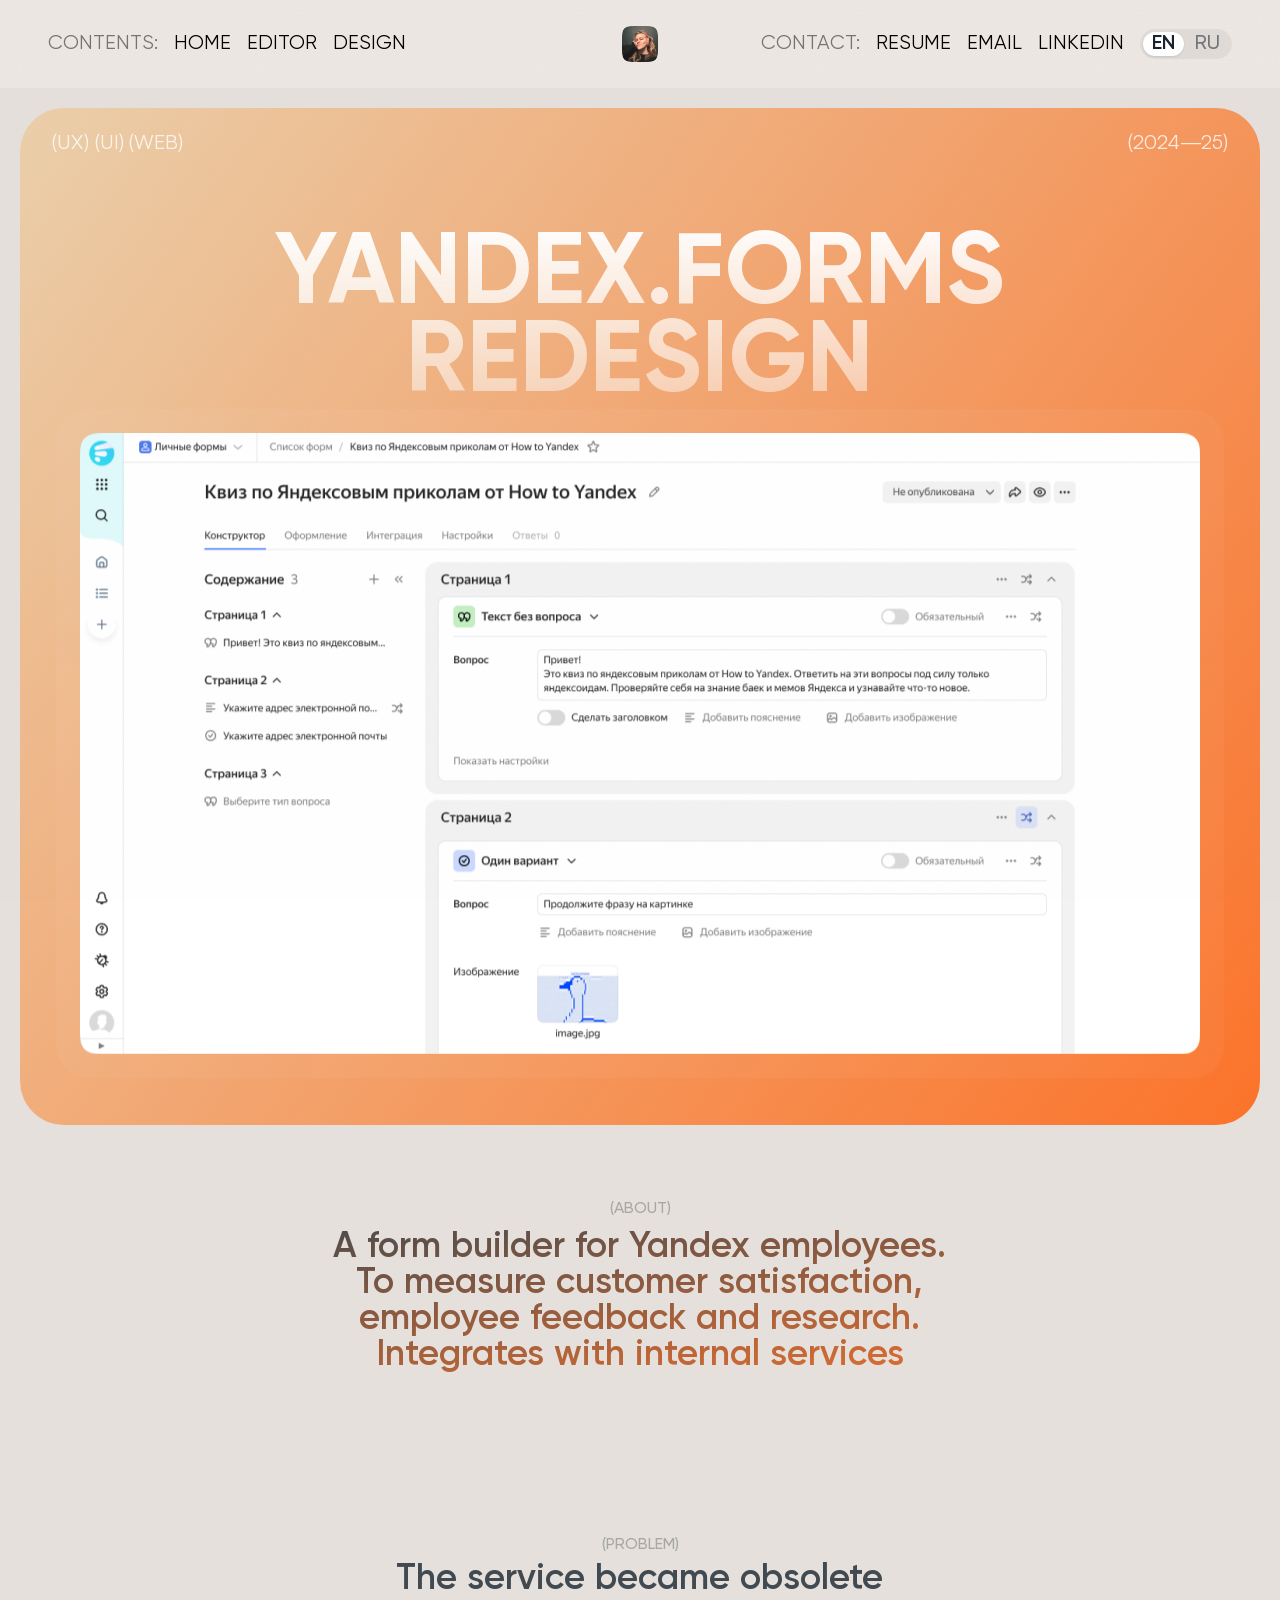
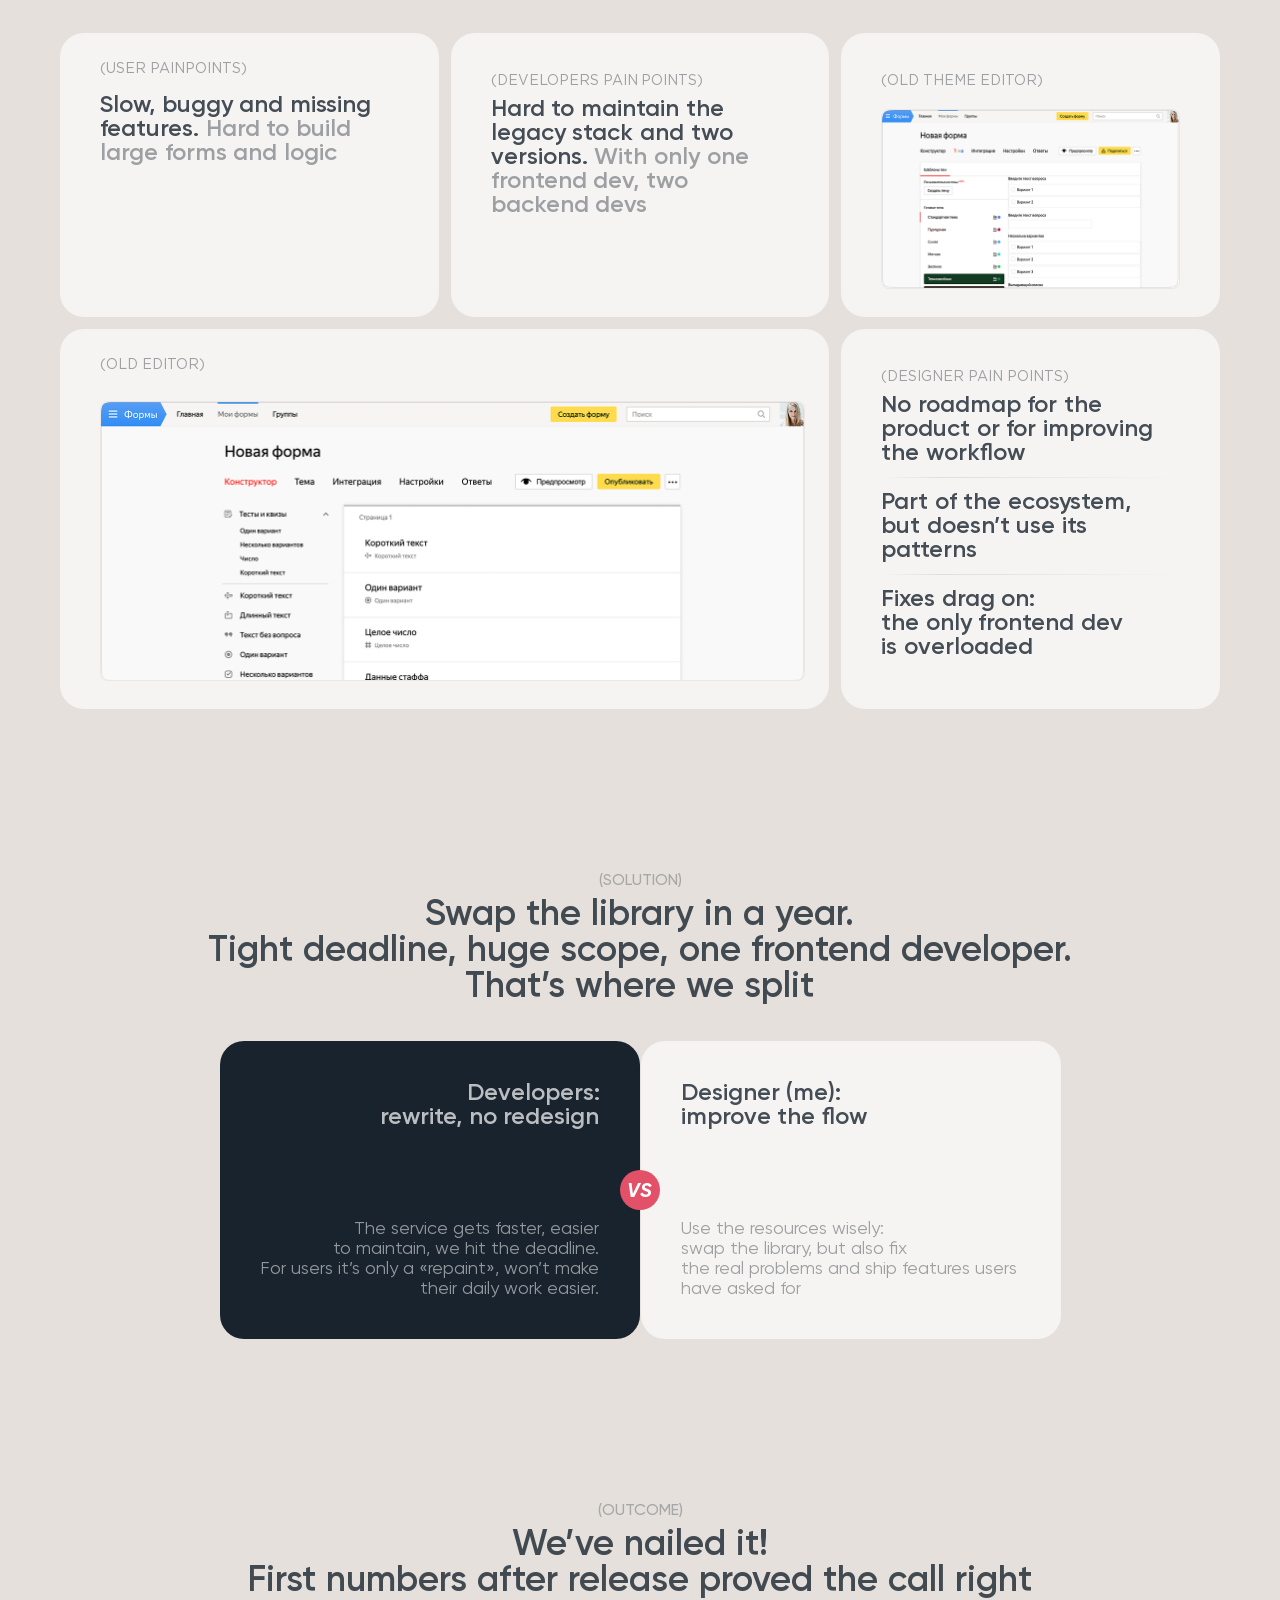
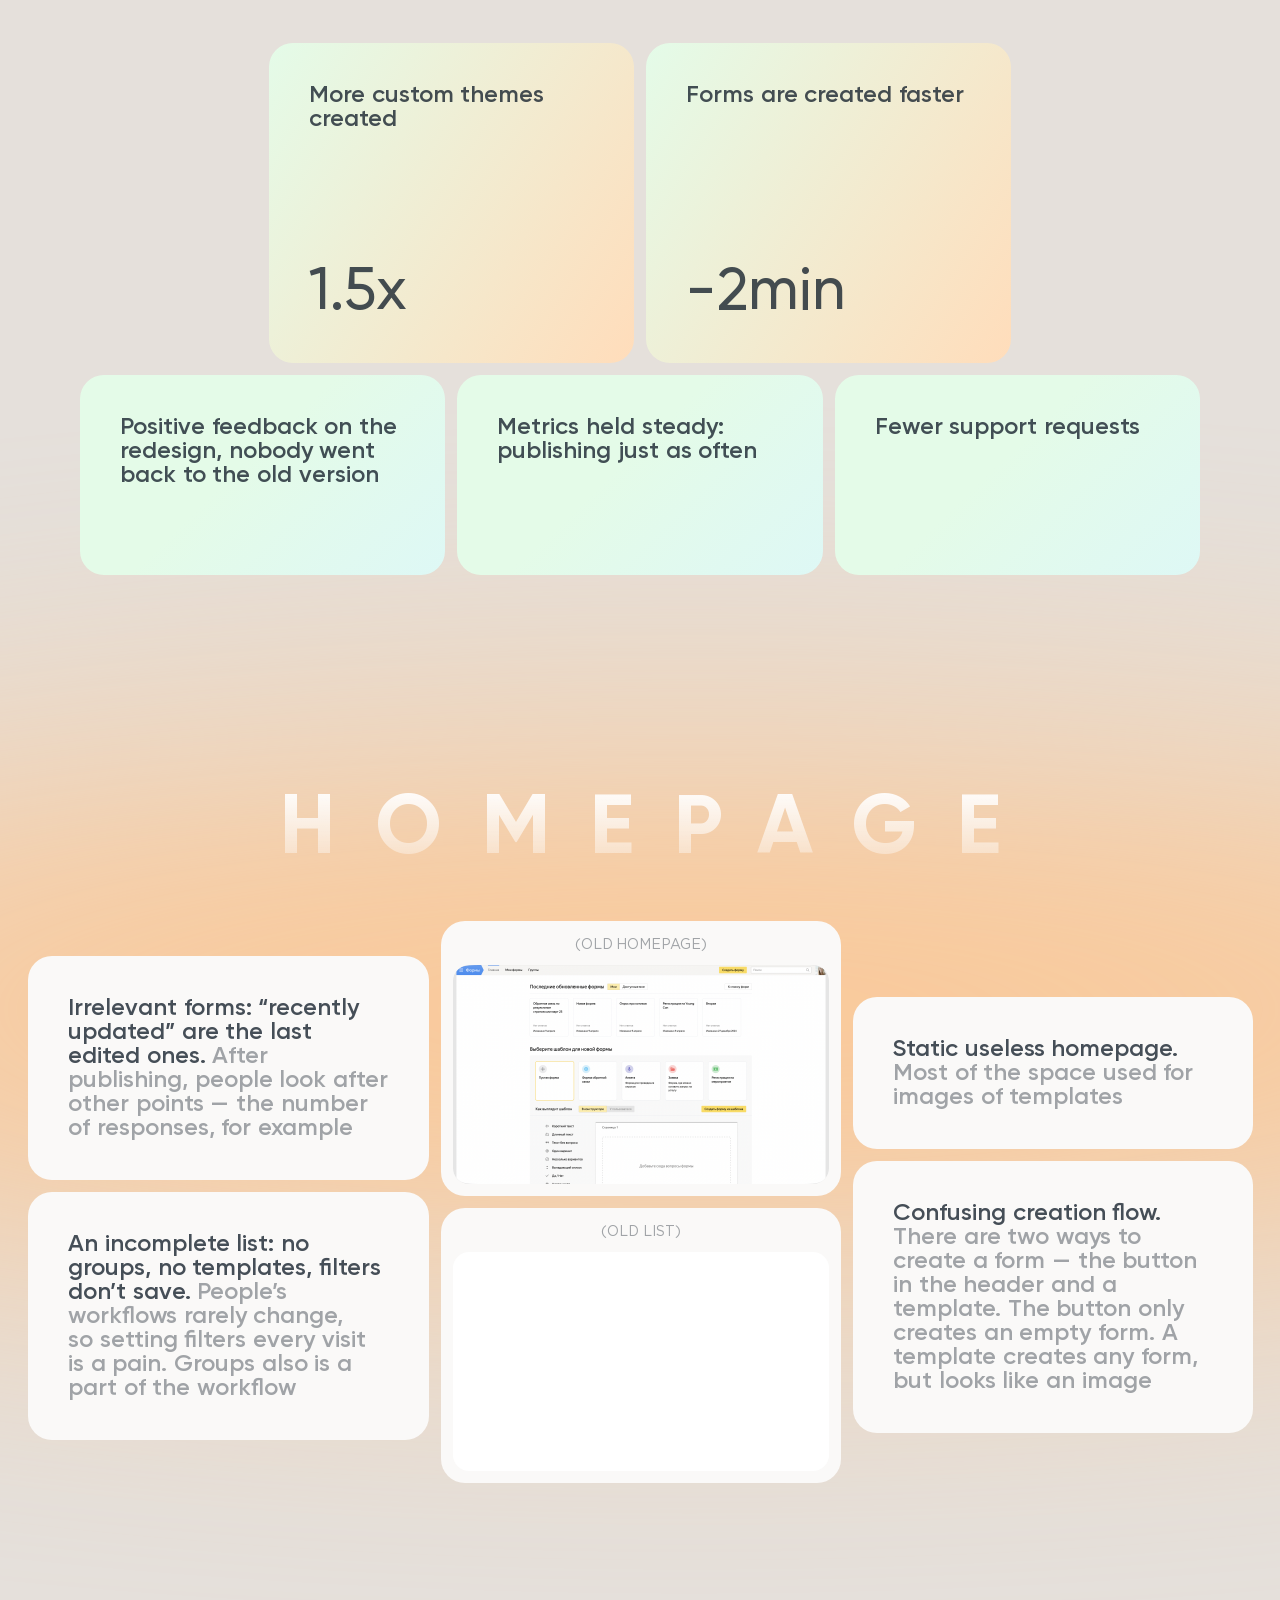
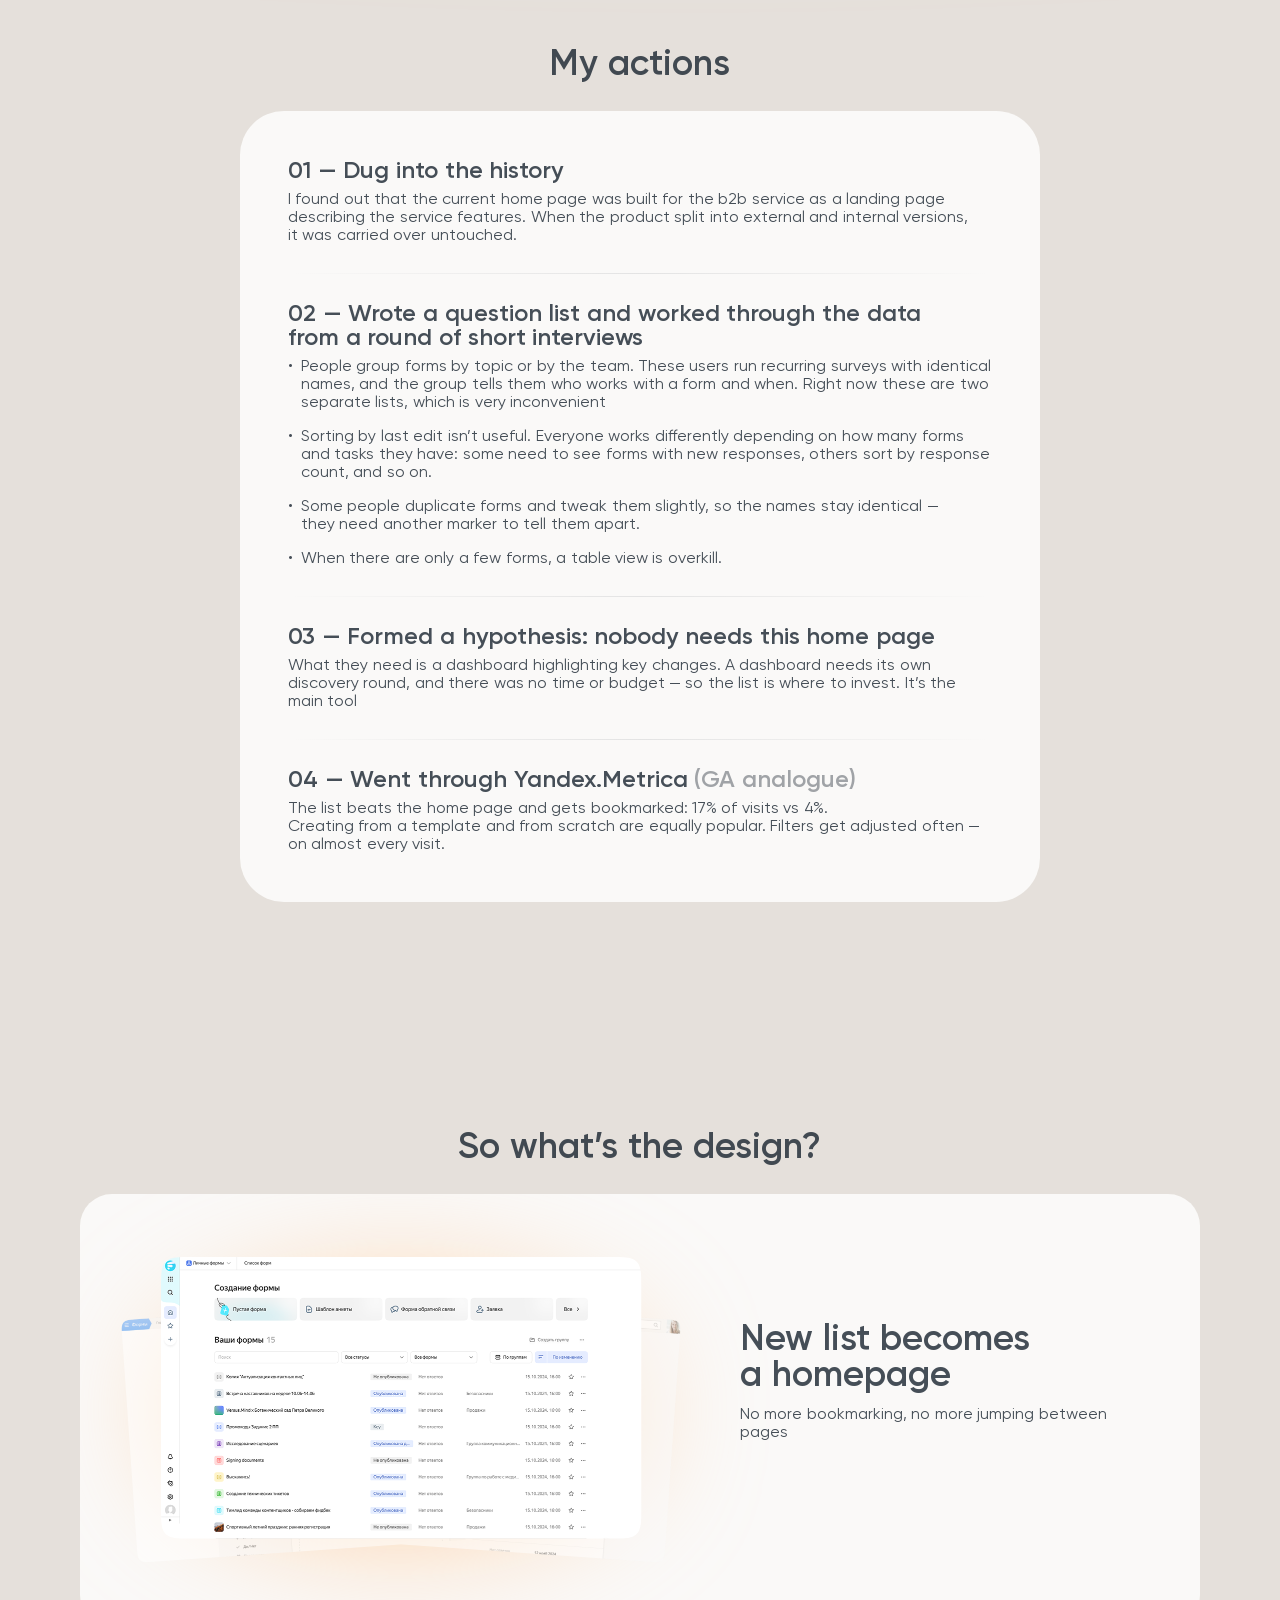
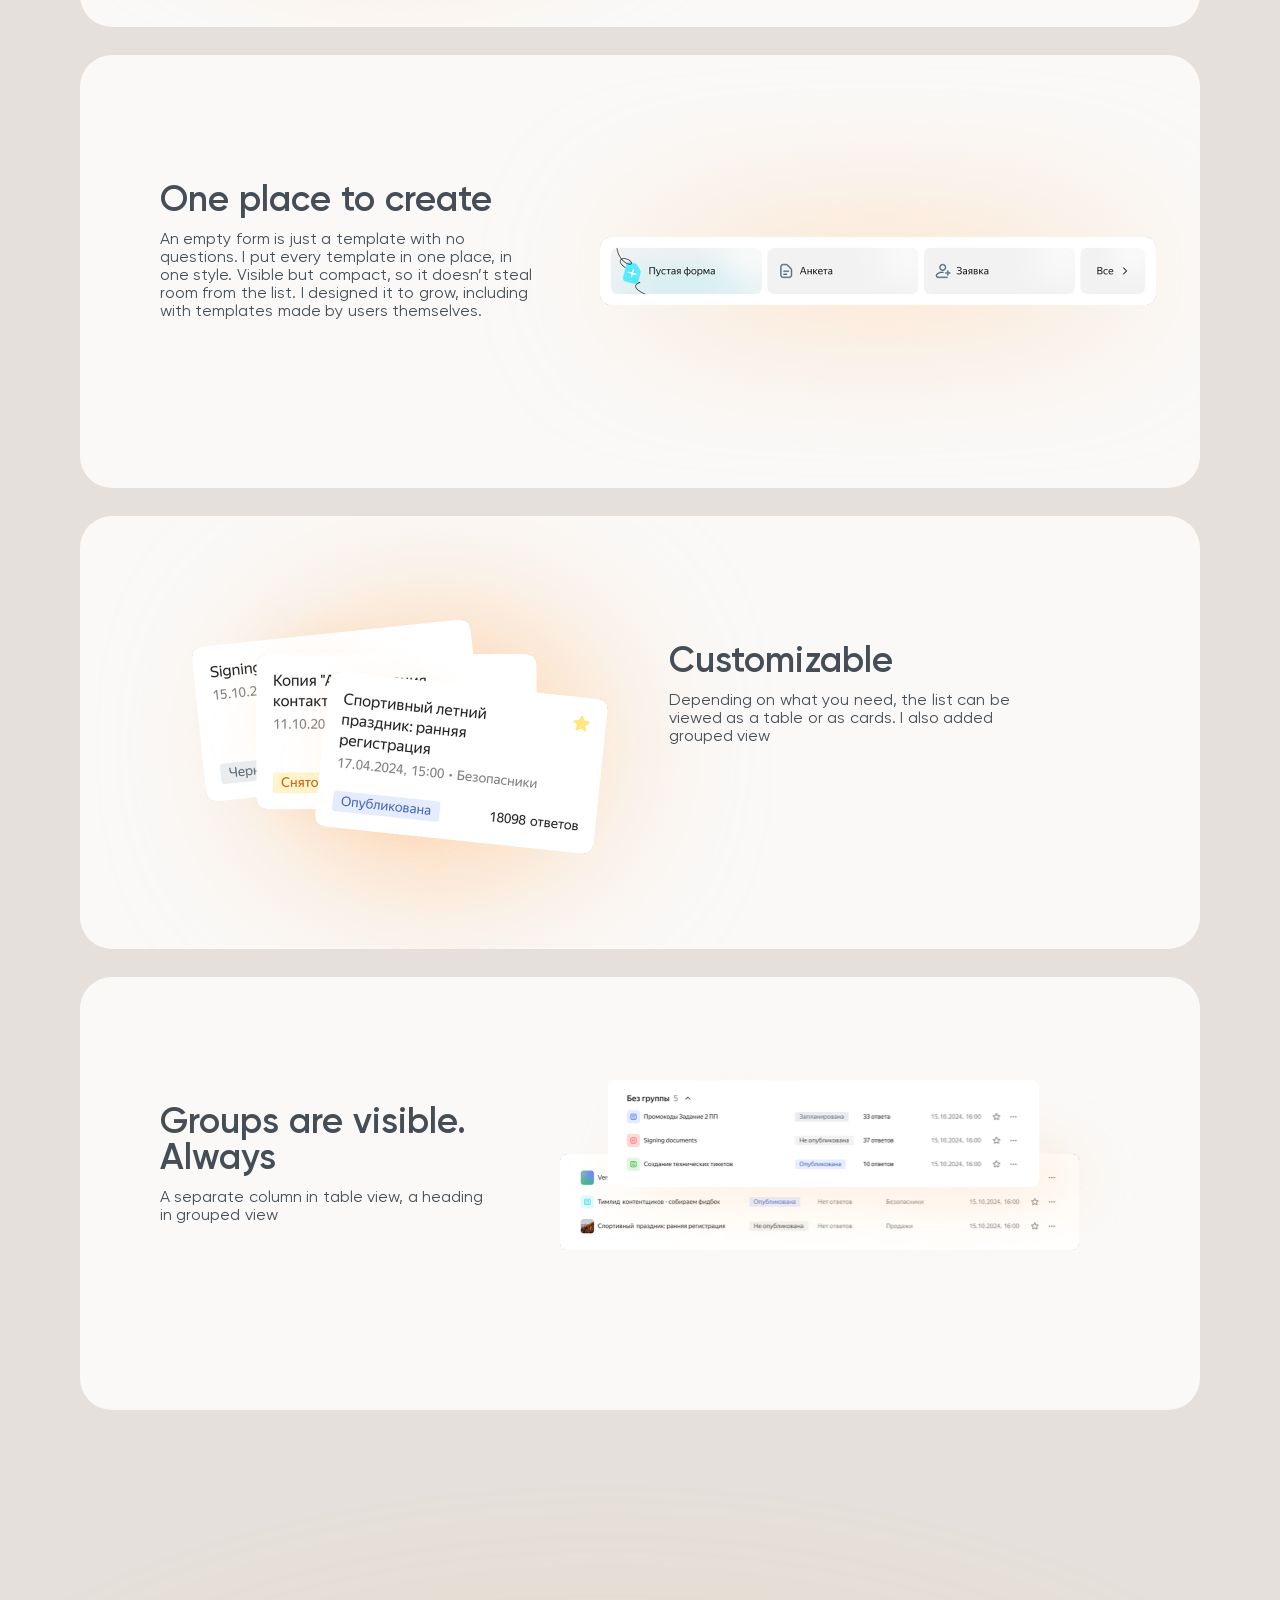
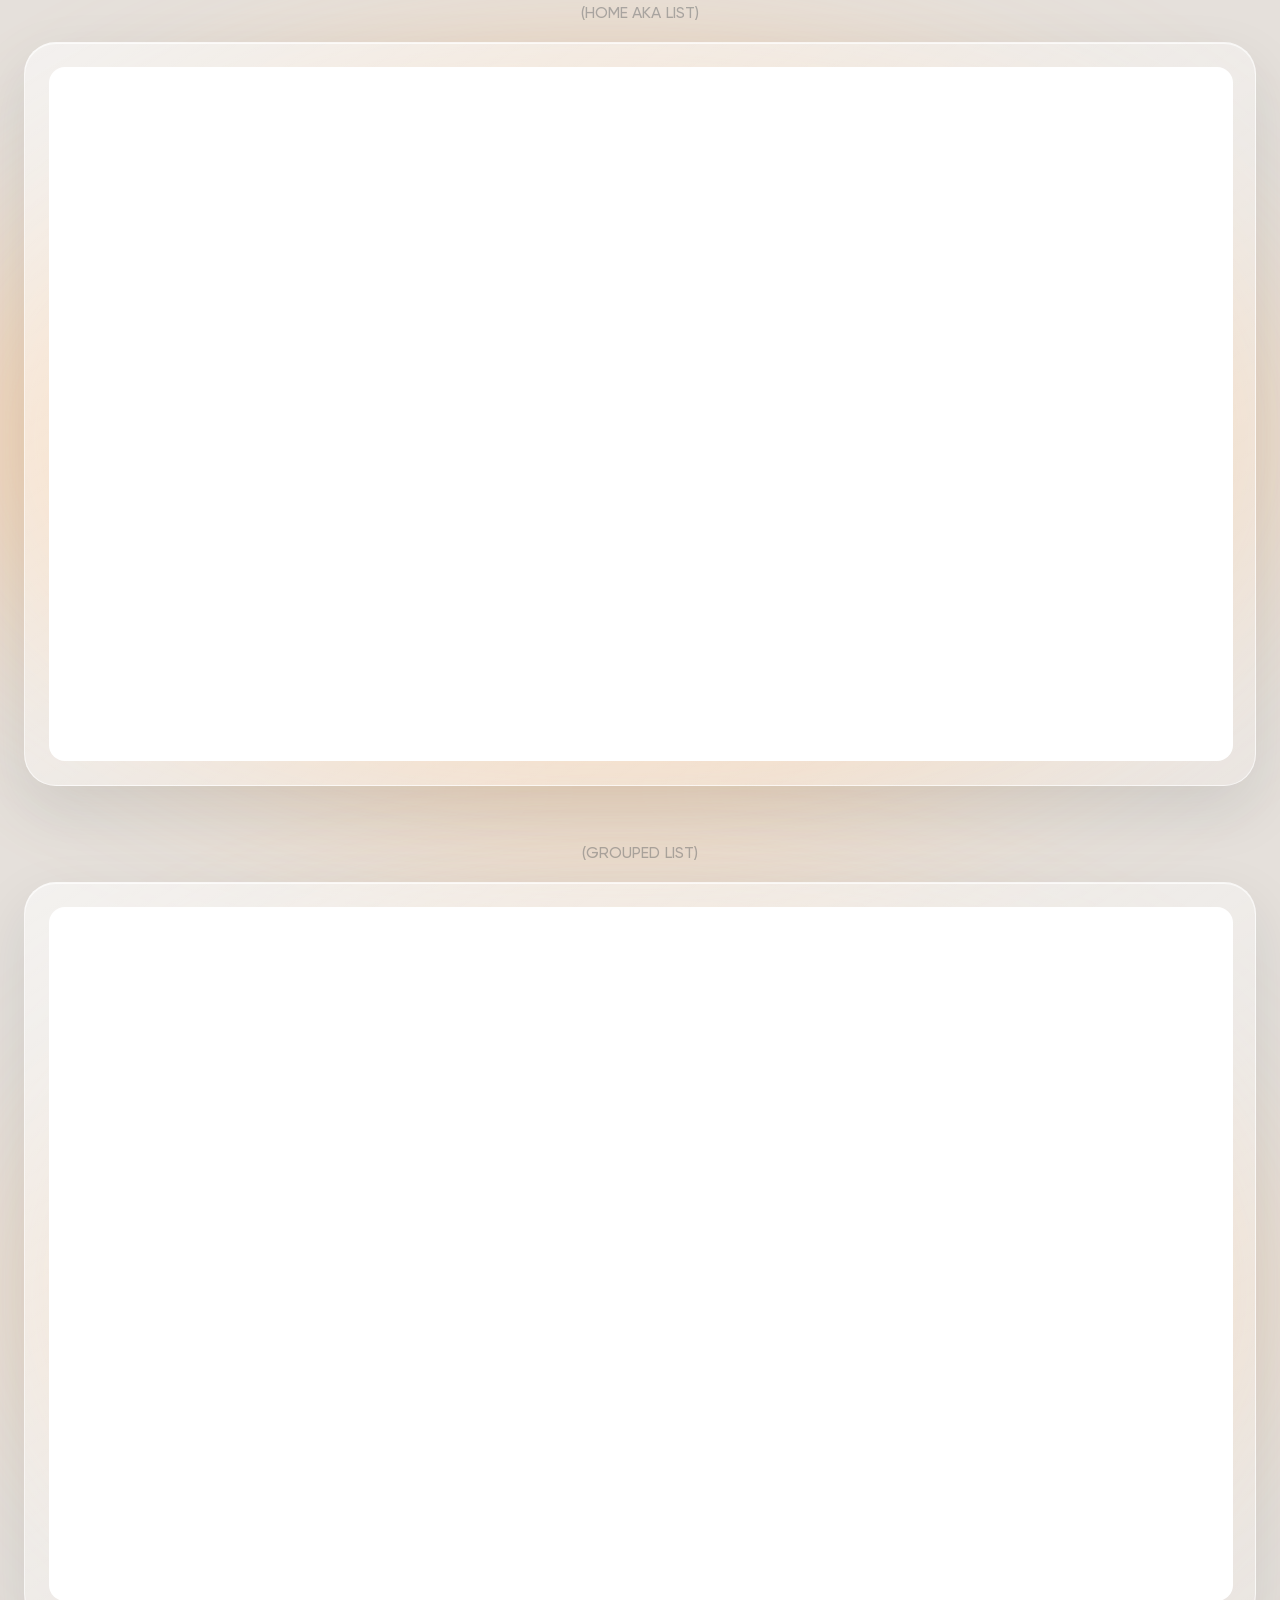
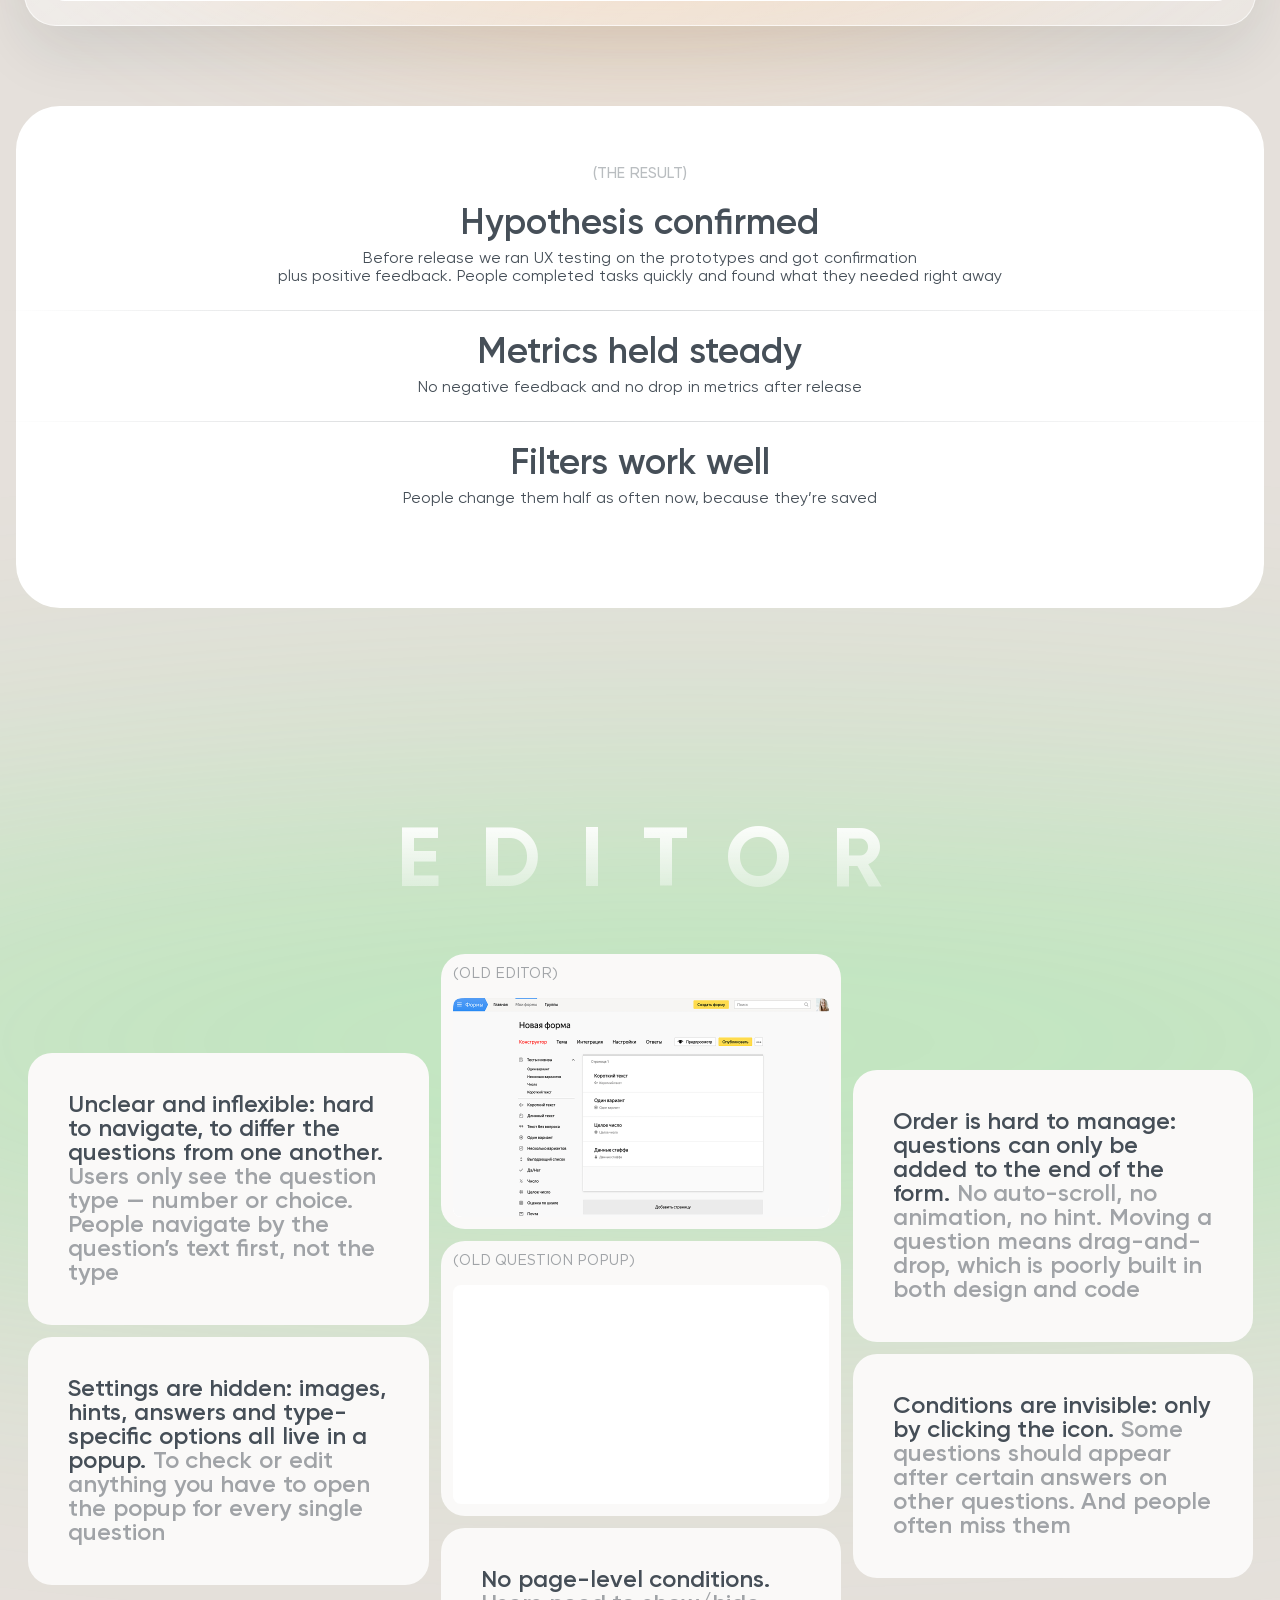
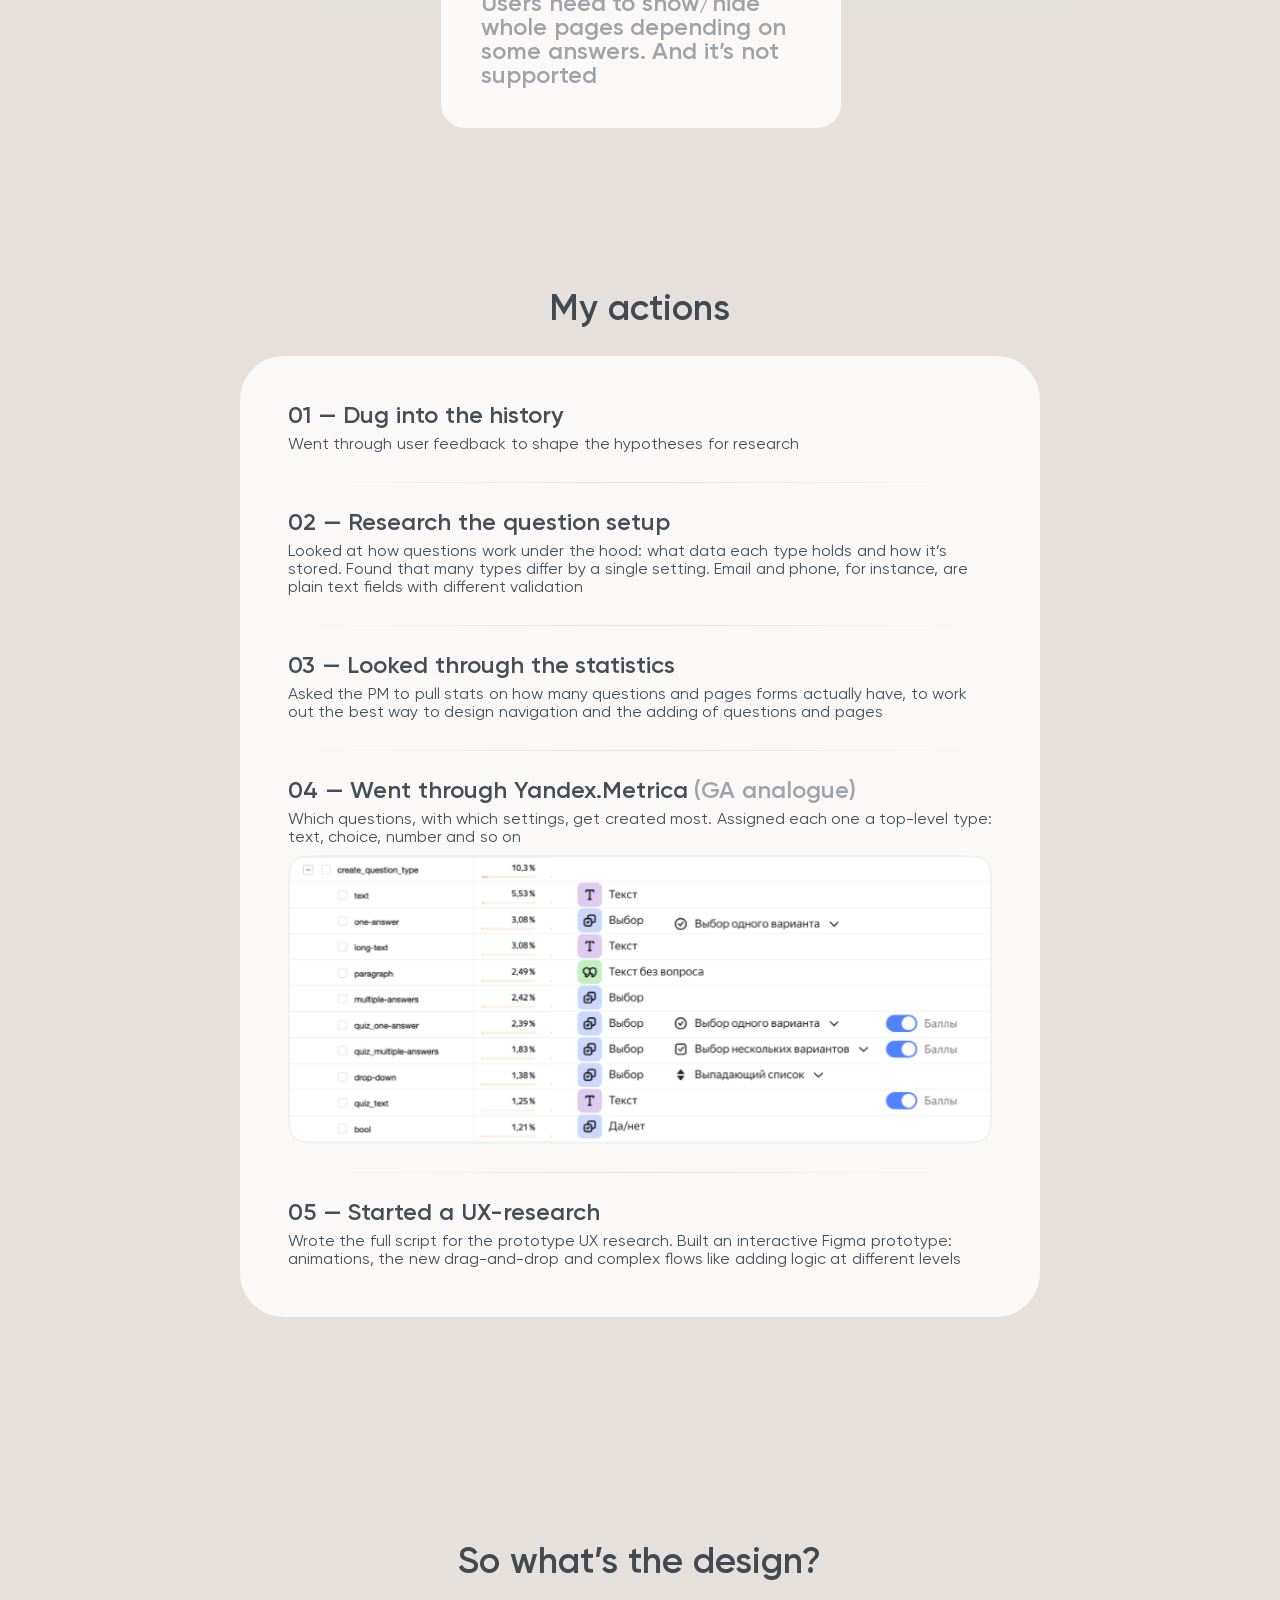
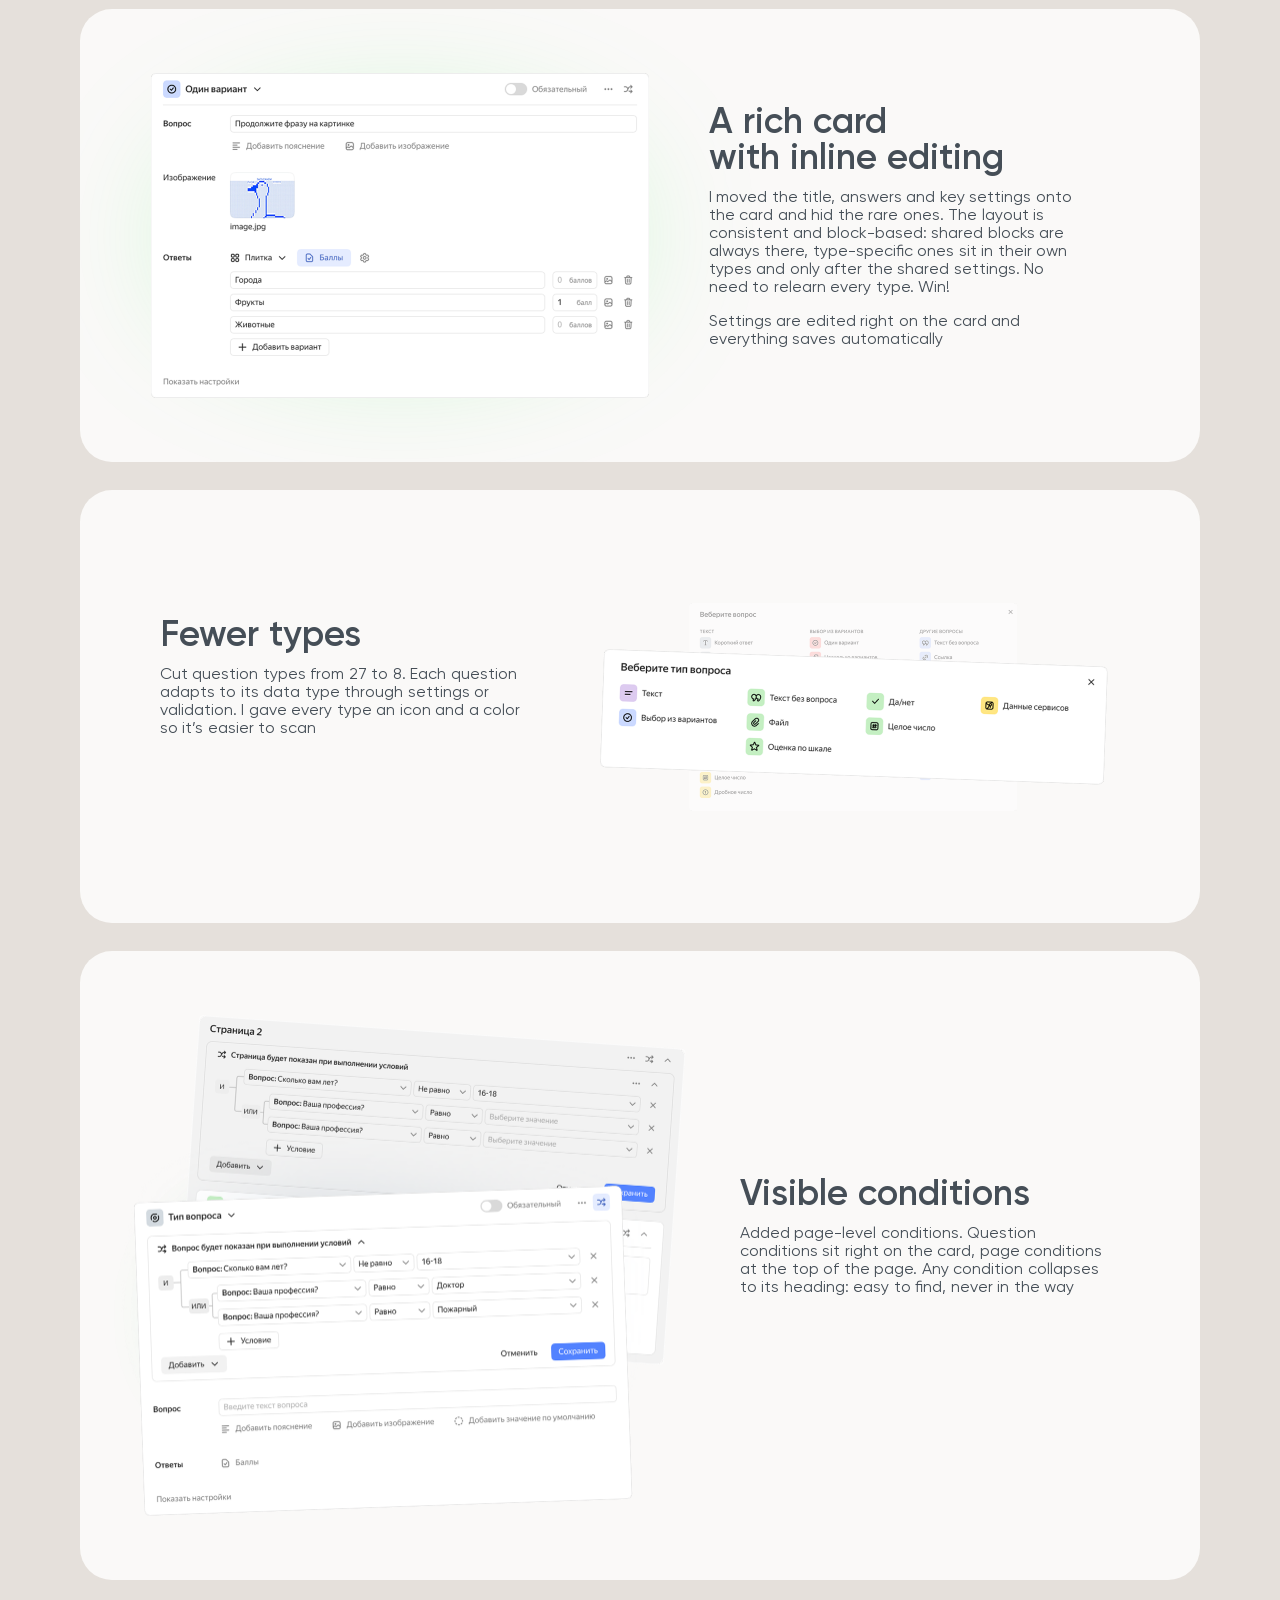
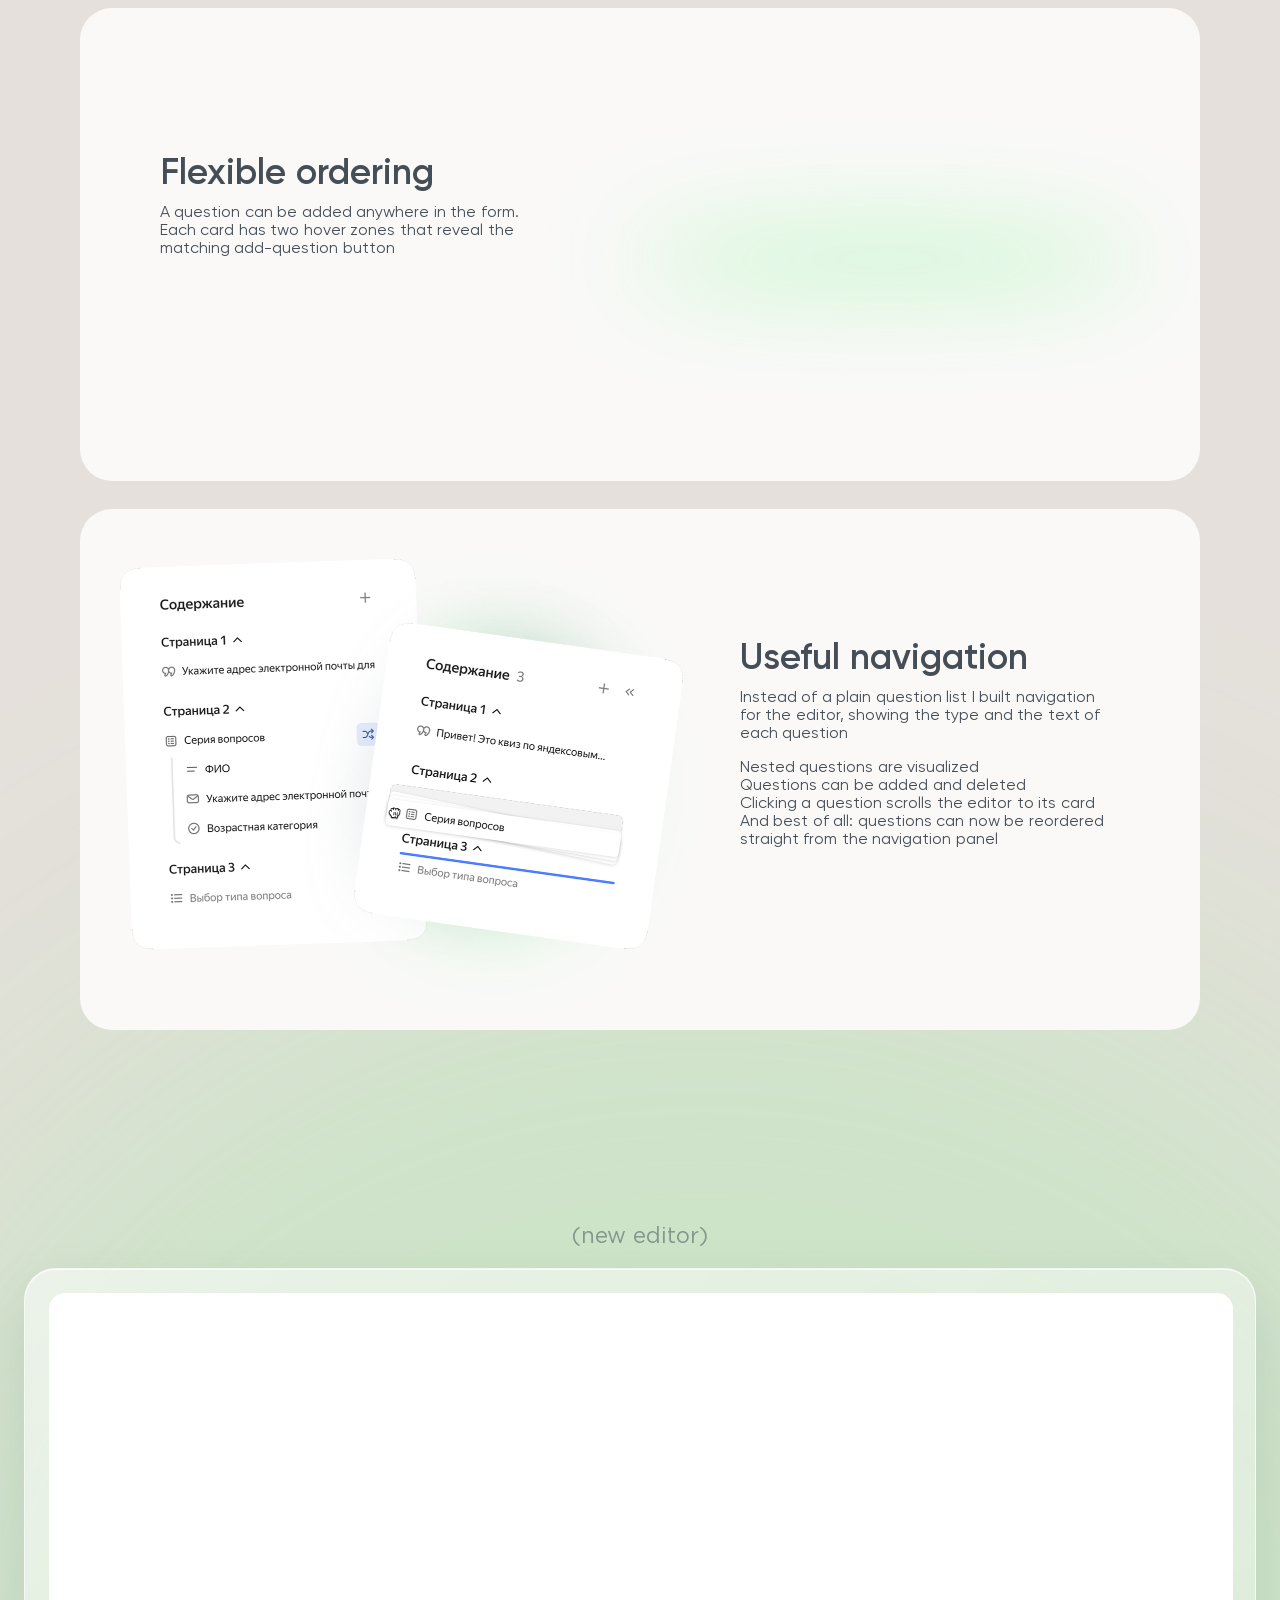
<file: index.html>
<!DOCTYPE html>
<html lang="en">
<head>
<meta charset="utf-8">
<meta name="viewport" content="width=device-width, initial-scale=1, viewport-fit=cover">
<title>Yandex.Forms Redesign — Ekaterina Mokhova</title>
<meta name="description" content="A UX/UI case study: rebuilding Yandex.Forms, the internal form builder used across the company — homepage, editor and style editor.">
<meta name="author" content="Ekaterina Mokhova">
<meta property="og:title" content="Yandex.Forms Redesign — UX/UI case study">
<meta property="og:description" content="Rebuilding the internal form builder used across Yandex: homepage, editor and style editor.">
<meta property="og:type" content="website">
<meta property="og:image" content="assets/img/hero-editor.png">
<meta name="twitter:card" content="summary_large_image">
<meta name="theme-color" content="#e5e0db">
<link rel="icon" href="assets/favicon.svg" type="image/svg+xml">
<link rel="preload" as="font" type="font/woff2" href="assets/fonts/Gilroy-Semibold.woff2" crossorigin>
<link rel="preload" as="font" type="font/woff2" href="assets/fonts/Gilroy-Bold.woff2" crossorigin>
<link rel="stylesheet" href="css/fonts.css?v=8">
<link rel="stylesheet" href="css/style.css?v=8">
<link rel="alternate" hreflang="en" href="https://mokhova.github.io/yandex-forms/">
<link rel="alternate" hreflang="ru" href="https://mokhova.github.io/yandex-forms/ru/">
<link rel="alternate" hreflang="x-default" href="https://mokhova.github.io/yandex-forms/">
</head>
<body>

<a class="skip" href="#top">Skip to content</a>

<header class="header" id="header">
  <div class="header__inner">
    <nav class="nav">
      <span class="nav__cap">Contents:</span>
      <a href="#homepage" data-nav="homepage">home</a>
      <a href="#editor" data-nav="editor">editor</a>
      <a href="#styles" data-nav="styles">design</a>
    </nav>
    <a class="avatar" href="../" aria-label="To the homepage">
      <img src="assets/img/avatar.png" alt="">
    </a>
    <nav class="nav nav--right">
      <span class="nav__cap">Contact:</span>
      <a href="https://disk.yandex.ru/i/5MKnDbh3JXLgug" target="_blank" rel="noopener">resume</a>
      <a href="mailto:katecherno@proton.me">email</a>
      <a href="https://www.linkedin.com/in/екатерина-мохова-a036a053/" target="_blank" rel="noopener">linkedin</a>
      <span class="lang"><a href="#" class="is-current" aria-current="true" hreflang="en">EN</a><a href="ru/" hreflang="ru">RU</a></span>
    </nav>
  </div>
</header>

<main class="page" id="top">

  <!-- ================= HERO ================= -->
  <section class="hero" id="intro">
    <div class="hero__card">
      <div class="hero__inner">
        <div class="hero__meta">
          <p>(UX)&nbsp;(UI)&nbsp;(WEB)</p>
          <p>(2024—25)</p>
        </div>
        <div class="hero__stack">
          <h1 class="hero__title" data-hero-title>Yandex.forms <br>redesign</h1>
          <div class="glass" data-parallax="0.06">
            <figure class="hero__shot">
              <img src="assets/img/hero-editor.png" alt="The new Yandex.Forms editor">
            </figure>
          </div>
        </div>
      </div>
    </div>
  </section>

  <!-- ================= ABOUT ================= -->
  <section class="section section--about">
    <p class="eyebrow" data-reveal>(about)</p>
    <h2 class="about__title" data-reveal>A form builder for Yandex employees. <br>To measure customer satisfaction, <br>employee feedback and research. <br>Integrates with internal services</h2>
  </section>

  <!-- ================= PROBLEM ================= -->
  <section class="section section--problem">
    <div class="section__head" data-reveal>
      <p class="eyebrow">(problem)</p>
      <h2 class="h2">The service became obsolete</h2>
    </div>

    <div class="grid" data-reveal-stagger>
      <div class="grid__row grid__row--a">
        <div class="card card--pt28">
          <p class="label">(user painpoints)</p>
          <p class="h3">Slow, buggy and missing features. <span class="dim">Hard to build large forms and logic</span></p>
        </div>
        <div class="card">
          <p class="label">(developers pain points)</p>
          <p class="h3">Hard to maintain the legacy stack and two versions. <span class="dim">With only one frontend dev, two backend devs</span></p>
        </div>
        <div class="card card--pt40">
          <p class="label">(old theme editor)</p>
          <div class="shot-gallery">
            <figure class="shot shot--theme">
              <img loading="lazy" decoding="async" src="assets/img/old-theme-editor.png" alt="The old theme editor">
            </figure>
            <figure class="shot shot--editor shot--dup">
              <img loading="lazy" decoding="async" src="assets/img/old-editor-full.png" alt="The old form editor">
            </figure>
          </div>
        </div>
      </div>

      <div class="grid__row grid__row--b">
        <div class="card card--wide">
          <p class="label">(old editor)</p>
          <figure class="shot shot--editor">
            <img loading="lazy" decoding="async" src="assets/img/old-editor.png" alt="The old form editor">
          </figure>
        </div>
        <div class="card card--narrow">
          <p class="label">(designer pain points)</p>
          <div class="stack-list">
            <p class="h3">No roadmap for the product or for improving the workflow</p>
            <div class="rule"></div>
            <p class="h3">Part of the ecosystem, <br>but doesn’t use its patterns</p>
            <div class="rule"></div>
            <p class="h3">Fixes drag on: <br>the only frontend dev <br>is overloaded</p>
          </div>
        </div>
      </div>
    </div>
  </section>

  <!-- ================= SOLUTION ================= -->
  <section class="section section--solution">
    <div class="section__head" data-reveal>
      <p class="eyebrow">(solution)</p>
      <h2 class="h2">Swap the library in a year. <br>Tight deadline, huge scope, one frontend developer. <br>That’s where we split</h2>
    </div>

    <div class="versus" data-reveal-stagger>
      <div class="card card--dark">
        <p class="h3">Developers: <br>rewrite, no redesign</p>
        <p class="body-18">The service gets faster, easier <br>to maintain, we hit the deadline. <br>For users it’s only a «repaint», won’t make their daily work easier.</p>
      </div>
      <div class="card card--light">
        <p class="h3">Designer (me): <br>improve the flow</p>
        <p class="body-18 dim">Use the resources wisely: <br>swap the library, but also fix <br>the real problems and ship features users have asked for</p>
      </div>
      <span class="versus__mark" aria-hidden="true">VS</span>
    </div>
  </section>

  <!-- ================= OUTCOME ================= -->
  <section class="section section--outcome">
    <div class="section__head" data-reveal>
      <p class="eyebrow">(outcome)</p>
      <h2 class="h2">We’ve nailed it! <br>First numbers after release proved the call right</h2>
    </div>

    <div class="outcome">
      <div class="outcome__row" data-reveal-stagger>
        <div class="metric">
          <p class="h3">More custom themes created</p>
          <p class="metric__value" data-count="1.5" data-decimals="1" data-prefix="" data-suffix="x" data-sep=".">1.5x</p>
        </div>
        <div class="metric">
          <p class="h3">Forms are created faster</p>
          <p class="metric__value" data-count="-2" data-decimals="0" data-prefix="" data-suffix="min" data-sep=".">-2min</p>
        </div>
      </div>
      <div class="outcome__row" data-reveal-stagger>
        <div class="note"><p class="h3">Positive feedback on the redesign, nobody went back to the old version</p></div>
        <div class="note"><p class="h3">Metrics held steady: publishing just as often</p></div>
        <div class="note"><p class="h3">Fewer support requests</p></div>
      </div>
    </div>
  </section>

  <!-- ================= CHAPTER 1 — HOMEPAGE ================= -->
  <section class="chapter chapter--home" id="homepage">
    <div class="chapter__blob" data-blob="0.12"></div>
    <h2 class="chapter__title">homepage</h2>
  </section>

  <div class="collage" style="height:662px">
    <div class="card card--shot" data-reveal style="left:440.5px;top:0px;width:400px;height:275px">
      <p class="label">(old homepage)</p>
      <figure class="shot" style="width:376px;height:219px;border-radius:16px">
        <img loading="lazy" decoding="async" src="assets/img/home-old-homepage.png" alt="The old Forms homepage">
      </figure>
    </div>
    <div class="card card--shot" data-reveal style="left:440.5px;top:287px;width:400px;height:275px">
      <p class="label">(old list)</p>
      <figure class="shot" style="width:376px;height:219px;border-radius:16px">
        <img loading="lazy" decoding="async" src="assets/img/home-old-list.png" alt="The old forms list">
      </figure>
    </div>
    <div class="card" data-reveal style="left:27.5px;top:35px;width:401px;height:224px"><p class="h3">Irrelevant forms: “recently updated” are the last edited ones. <span class="dim">After publishing, people look after other points — the number of responses, for example</span></p></div>
    <div class="card" data-reveal style="left:27.5px;top:271px;width:401px;height:248px"><p class="h3">An incomplete list: no groups, no templates, filters don’t save. <span class="dim">People’s workflows rarely change, <br>so setting filters every visit <br>is a pain. Groups also is a part of the workflow</span></p></div>
    <div class="card" data-reveal style="left:852.5px;top:76px;width:400px;height:152px"><p class="h3">Static useless homepage. <span class="dim">Most of the space used for images of templates</span></p></div>
    <div class="card" data-reveal style="left:852.5px;top:240px;width:400px;height:272px"><p class="h3">Confusing creation flow. <span class="dim">There are two ways to create a form — the button in the header and a template. The button only creates an empty form. A template creates any form, but looks like an image</span></p></div>
  </div>

  <section class="section section--actions">
    <h2 class="h2" data-reveal>My actions</h2>
    <article class="paper-card" data-reveal>

      <div class="step">
        <h3 class="h3">01 — Dug into the history</h3>
        <div class="body-16"><p>I found out that the current home page was built for the b2b service as a landing page describing the service features. When the product split into external and internal versions, <br>it was carried over untouched.</p></div>
      </div>
      <div class="step__rule"></div>
      <div class="step">
        <h3 class="h3">02 — Wrote a question list and worked through the data <br>from a round of short interviews</h3>
        <ul class="bullets body-16">
          <li><span>People group forms by topic or by the team. These users run recurring surveys with identical names, and the group tells them who works with a form and when. Right now these are two separate lists, which is very inconvenient</span></li>
          <li><span>Sorting by last edit isn’t useful. Everyone works differently depending on how many forms <br>and tasks they have: some need to see forms with new responses, others sort by response count, and so on.</span></li>
          <li><span>Some people duplicate forms and tweak them slightly, so the names stay identical — <br>they need another marker to tell them apart.</span></li>
          <li><span>When there are only a few forms, a table view is overkill.</span></li>
        </ul>
      </div>
      <div class="step__rule"></div>

      <div class="step">
        <h3 class="h3">03 — Formed a hypothesis: nobody needs this home page</h3>
        <div class="body-16"><p>What they need is a dashboard highlighting key changes. A dashboard needs its own discovery round, and there was no time or budget — so the list is where to invest. It’s the main tool</p></div>
      </div>
      <div class="step__rule"></div>

      <div class="step">
        <h3 class="h3">04 — Went through Yandex.Metrica <span class="dim">(GA analogue)</span></h3>
        <div class="body-16"><p>The list beats the home page and gets bookmarked: 17% of visits vs 4%. <br>Creating from a template and from scratch are equally popular. Filters get adjusted often — <br>on almost every visit.</p></div>
      </div>
    </article>
  </section>

  <section class="section section--design">
    <h2 class="h2" data-reveal>So what’s the design?</h2>

    <article class="feature" style="height:433px" data-reveal>
      <div class="feature__art">
        <div class="blob" style="left:100px;top:110px;width:440px;height:212px;background:var(--orange-soft);filter:blur(68px)" data-blob="0.05"></div>
        <div class="pic pic--plain" style="left:40.5px;top:63.25px;width:560px;height:305.5px"><img loading="lazy" decoding="async" src="assets/img/hp-newdesign-1.png" alt=""></div>
      </div>
      <div class="feature__copy" style="left:660px;top:128px">
        <h3 class="h2">New list becomes <br>a homepage</h3>
        <div class="body-16"><p>No more bookmarking, no more jumping between pages</p></div>
      </div>
    </article>

    <article class="feature" style="height:433px" data-reveal>
      <div class="feature__art">
        <div class="blob" style="left:541px;top:191px;width:518px;height:51px;background:var(--orange-soft);filter:blur(76px)" data-blob="0.05"></div>
        <div class="pic pic--plain" style="left:520px;top:182px;width:555.5px;height:67.5px"><img loading="lazy" decoding="async" src="assets/img/home-d2-create.png" alt=""></div>
      </div>
      <div class="feature__copy" style="left:80px;top:128px">
        <h3 class="h2">One place to create</h3>
        <div class="body-16"><p>An empty form is just a template with no questions. I put every template in one place, in one style. Visible but compact, so it doesn’t steal room from the list. I designed it to grow, including with templates made by users themselves.</p></div>
      </div>
    </article>

    <article class="feature" style="height:433px" data-reveal>
      <div class="feature__art">
        <div class="blob" style="left:209px;top:125px;width:291px;height:210px;background:var(--orange-soft);filter:blur(88px)" data-blob="0.05"></div>
        <div class="blob" style="left:185px;top:144px;width:121px;height:114px;background:var(--orange-soft);opacity:.5;filter:blur(34px)"></div>
        <div class="blob" style="left:254px;top:171px;width:121px;height:114px;background:var(--orange-soft);opacity:.5;filter:blur(34px)"></div>
        <div class="pic pic--plain" style="left:111px;top:91px;width:418px;height:252px"><img loading="lazy" decoding="async" src="assets/img/hp-newdesign-3.png" alt=""></div>
      </div>
      <div class="feature__copy" style="left:589px;top:128px">
        <h3 class="h2">Customizable</h3>
        <div class="body-16"><p>Depending on what you need, the list can be viewed as a table or as cards. I also added grouped view</p></div>
      </div>
    </article>

    <article class="feature" style="height:433px" data-reveal>
      <div class="feature__art">
        <div class="pic pic--plain" style="left:475.5px;top:82px;width:598.5px;height:210.5px"><img loading="lazy" decoding="async" src="assets/img/hp-newdesign-4.png" alt=""></div>
      </div>
      <div class="feature__copy" style="left:80px;top:128px">
        <h3 class="h2">Groups are visible. <br>Always</h3>
        <div class="body-16"><p>A separate column in table view, a heading <br>in grouped view</p></div>
      </div>
    </article>
  </section>

  <section class="showcase showcase--home" style="padding:32px 0 64px;gap:60px" data-cap="(home aka list) & (grouped list)">
    <div class="showcase__blob" style="left:-25px;top:129px;width:1265px;height:674px;background:var(--orange-soft);opacity:.7" data-blob="0.1"></div>
    <div class="showcase__item" data-reveal>
      <p class="eyebrow">(home aka list)</p>
      <div class="showcase__glass">
        <figure class="showcase__shot" style="height:694px"><img loading="lazy" decoding="async" src="assets/img/home-list.png" alt="The new forms list"></figure>
      </div>
    </div>
    <div class="showcase__blob" style="left:79px;top:1016px;width:1122px;height:603px;background:var(--orange-soft);opacity:.7" data-blob="0.1"></div>
    <div class="showcase__item" data-reveal>
      <p class="eyebrow">(grouped list)</p>
      <div class="showcase__glass">
        <figure class="showcase__shot" style="height:694px"><img loading="lazy" decoding="async" src="assets/img/home-grouped-list.png" alt="The grouped list view"></figure>
      </div>
    </div>
  </section>

  <section class="section section--result">
    <article class="result-card" data-reveal>
      <p class="eyebrow">(the result)</p>

      <div class="result-item">
        <h3 class="h2">Hypothesis confirmed</h3>
        <div class="body-16"><p>Before release we ran UX testing on the prototypes and got confirmation <br>plus positive feedback. People completed tasks quickly and found what they needed right away</p></div>
      </div>
      <div class="result-rule"></div>
      <div class="result-item">
        <h3 class="h2">Metrics held steady</h3>
        <div class="body-16"><p>No negative feedback and no drop in metrics after release</p></div>
      </div>
      <div class="result-rule"></div>
      <div class="result-item">
        <h3 class="h2">Filters work well</h3>
        <div class="body-16"><p>People change them half as often now, because they’re saved</p></div>
      </div>
    </article>
  </section>

  <!-- ================= CHAPTER 2 — EDITOR ================= -->
  <section class="chapter chapter--editor" id="editor">
    <div class="chapter__blob" data-blob="0.12"></div>
    <h2 class="chapter__title">editor</h2>
  </section>

  <div class="collage" style="height:874px">
    <div class="card card--shot card--shot-l" data-reveal style="left:440.5px;top:0px;width:400px;height:275px">
      <p class="label">(old editor)</p>
      <figure class="shot" style="width:376px;height:219px;border-radius:8px">
        <img loading="lazy" decoding="async" src="assets/img/editor-old-homepage.png" alt="The old editor">
      </figure>
    </div>
    <div class="card card--shot card--shot-l" data-reveal style="left:440.5px;top:287px;width:400px;height:275px">
      <p class="label">(old question popup)</p>
      <figure class="shot" style="width:376px;height:219px;border-radius:8px">
        <img loading="lazy" decoding="async" src="assets/img/editor-old-list.png" alt="The old question editing popup">
      </figure>
    </div>
    <div class="card" data-reveal style="left:27.5px;top:99px;width:401px;height:272px"><p class="h3">Unclear and inflexible: hard to navigate, to differ the questions from one another. <span class="dim">Users only see the question type — number or choice. People navigate by the question’s text first, not the type</span></p></div>
    <div class="card" data-reveal style="left:27.5px;top:383px;width:401px;height:248px"><p class="h3">Settings are hidden: images, hints, answers and type-specific options all live in a popup. <span class="dim">To check or edit anything you have to open the popup for every single question</span></p></div>
    <div class="card" data-reveal style="left:852.5px;top:116px;width:400px;height:272px"><p class="h3">Order is hard to manage: questions can only be added to the end of the form. <span class="dim">No auto-scroll, no animation, no hint. Moving a question means drag-and-drop, which is poorly built in both design and code</span></p></div>
    <div class="card" data-reveal style="left:852.5px;top:400px;width:400px;height:224px"><p class="h3">Conditions are invisible: only by clicking the icon. <span class="dim">Some questions should appear after certain answers on other questions. And people often miss them</span></p></div>
    <div class="card" data-reveal style="left:440.5px;top:574px;width:400px;height:200px"><p class="h3">No page-level conditions. <span class="dim">Users need to show/hide whole pages depending on some answers. And it’s not supported</span></p></div>
  </div>

  <section class="section section--actions">
    <h2 class="h2" data-reveal>My actions</h2>
    <article class="paper-card" data-reveal>

      <div class="step">
        <h3 class="h3">01 — Dug into the history</h3>
        <div class="body-16"><p>Went through user feedback to shape the hypotheses for research</p></div>
      </div>
      <div class="step__rule"></div>

      <div class="step">
        <h3 class="h3">02 — Research the question setup</h3>
        <div class="body-16"><p>Looked at how questions work under the hood: what data each type holds and how it’s stored. Found that many types differ by a single setting. Email and phone, for instance, are plain text fields with different validation</p></div>
      </div>
      <div class="step__rule"></div>

      <div class="step">
        <h3 class="h3">03 — Looked through the statistics</h3>
        <div class="body-16"><p>Asked the PM to pull stats on how many questions and pages forms actually have, to work out the best way to design navigation and the adding of questions and pages</p></div>
      </div>
      <div class="step__rule"></div>
      <div class="step">
        <h3 class="h3">04 — Went through Yandex.Metrica <span class="dim">(GA analogue)</span></h3>
        <div class="body-16"><p>Which questions, with which settings, get created most. Assigned each one a top-level type: text, choice, number and so on</p></div>
        <figure class="step__figure" style="width:704px"><img loading="lazy" decoding="async" src="assets/img/editor-stats.png" alt="Question type statistics" style="width:704px;height:289.27px"></figure>
      </div>
      <div class="step__rule"></div>

      <div class="step">
        <h3 class="h3">05 — Started a UX-research</h3>
        <div class="body-16"><p>Wrote the full script for the prototype UX research. Built an interactive Figma prototype: animations, the new drag-and-drop and complex flows like adding logic at different levels</p></div>
      </div>
    </article>
  </section>

  <section class="section section--design">
    <h2 class="h2" data-reveal>So what’s the design?</h2>

    <article class="feature" style="height:453px" data-reveal>
      <div class="feature__art">
        <div class="blob" style="left:100px;top:121px;width:440px;height:212px;background:var(--green-soft);filter:blur(68px)" data-blob="0.05"></div>
        <div class="pic pic--plain" style="left:71px;top:64px;width:498px;height:325px"><img loading="lazy" decoding="async" src="assets/img/editor-d1-card.png" alt=""></div>
      </div>
      <div class="feature__copy" style="left:629px;top:96px">
        <h3 class="h2">A rich card <br>with inline editing</h3>
        <div class="body-16"><p>I moved the title, answers and key settings onto the card and hid the rare ones. The layout is consistent and block-based: shared blocks are always there, type-specific ones sit in their own types and only after the shared settings. No need to relearn every type. Win!</p><p>Settings are edited right on the card and everything saves automatically</p></div>
      </div>
    </article>

    <article class="feature" style="height:433px" data-reveal>
      <div class="feature__art">
        <div class="pic pic--plain" style="left:520px;top:113px;width:508px;height:208px"><img loading="lazy" decoding="async" src="assets/img/hp-newdesign-5.png" alt=""></div>
      </div>
      <div class="feature__copy" style="left:80px;top:128px">
        <h3 class="h2">Fewer types</h3>
        <div class="body-16"><p>Cut question types from 27 to 8. Each question adapts to its data type through settings or validation. I gave every type an icon and a color so it’s easier to scan</p></div>
      </div>
    </article>

    <article class="feature" style="height:629px" data-reveal>
      <div class="feature__art">
        <div class="blob" style="left:121px;top:277px;width:343px;height:172px;background:var(--green-soft);opacity:.8;filter:blur(52px)" data-blob="0.05"></div>
        <div class="pic pic--plain" style="left:30.5px;top:63.75px;width:575px;height:501.5px"><img loading="lazy" decoding="async" src="assets/img/hp-newdesign-6.png" alt=""></div>
      </div>
      <div class="feature__copy" style="left:660px;top:226px">
        <h3 class="h2">Visible conditions</h3>
        <div class="body-16"><p>Added page-level conditions. Question conditions sit right on the card, page conditions at the top of the page. Any condition collapses to its heading: easy to find, never in the way</p></div>
      </div>
    </article>

    <article class="feature" style="height:473px" data-reveal>
      <div class="feature__art">
        <div class="blob" style="left:549px;top:224px;width:517px;height:54px;background:var(--green-soft);filter:blur(50px)" data-blob="0.05"></div>
        <div class="pic pic--plain" style="left:447.75px;top:63.75px;width:715.5px;height:345.5px"><img loading="lazy" decoding="async" src="assets/img/hp-newdesign-7.png" alt=""></div>
      </div>
      <div class="feature__copy" style="left:80px;top:148px">
        <h3 class="h2">Flexible ordering</h3>
        <div class="body-16"><p>A question can be added anywhere in the form. Each card has two hover zones that reveal the matching add-question button</p></div>
      </div>
    </article>

    <article class="feature" style="height:521px" data-reveal>
      <div class="feature__art">
        <div class="blob" style="left:306px;top:148px;width:213px;height:257px;background:var(--green-soft);filter:blur(50px)" data-blob="0.05"></div>
        <div class="pic pic--plain" style="left:39px;top:49px;width:569px;height:423px"><img loading="lazy" decoding="async" src="assets/img/hp-newdesign-8.png" alt=""></div>
      </div>
      <div class="feature__copy" style="left:660px;top:132px">
        <h3 class="h2">Useful navigation</h3>
        <div class="body-16"><p>Instead of a plain question list I built navigation for the editor, showing the type and the text of each question</p><p>Nested questions are visualized <br>Questions can be added and deleted <br>Clicking a question scrolls the editor to its card <br>And best of all: questions can now be reordered straight from the navigation panel</p></div>
      </div>
    </article>
  </section>

  <section class="showcase" style="padding:32px 0 64px;gap:96px" data-cap="(new editor) & (several pages)">
    <div class="showcase__blob" style="left:-237px;top:-318px;width:1881px;height:1783px;background:var(--green-glow);filter:blur(148px)" data-blob="0.08"></div>
    <div class="showcase__item" data-reveal>
      <p class="label--lg">(new editor)</p>
      <div class="showcase__glass">
        <figure class="showcase__shot" style="height:1062px"><img loading="lazy" decoding="async" src="assets/img/editor-new.png" alt="The new Forms editor"></figure>
      </div>
    </div>
    <div class="showcase__item" data-reveal>
      <p class="label--lg">(several pages)</p>
      <div class="showcase__glass">
        <figure class="showcase__shot" style="height:1088px"><img loading="lazy" decoding="async" src="assets/img/editor-pages.png" alt="A form with several pages and conditions"></figure>
      </div>
    </div>
  </section>

  <section class="section section--result">
    <article class="result-card" data-reveal>
      <p class="eyebrow">(the result)</p>

      <div class="result-item">
        <h3 class="h2">Successful UX-tests</h3>
        <div class="body-16"><p>Every hypothesis was confirmed. The interface made <br>a positive impression and caused no difficulty</p></div>
      </div>
      <div class="result-rule"></div>
      <div class="result-item">
        <h3 class="h2">Smooth release</h3>
        <div class="body-16"><p>The new editor shipped whole at once, with a couple of months to switch over. <br>In the first week more than half moved to the new interface. <br>Within two weeks almost everyone had. Nobody went back to the old version</p></div>
      </div>
      <div class="result-rule"></div>
      <div class="result-item">
        <h3 class="h2">Metrics improved</h3>
        <div class="body-16"><p>Time spent in the editor is going down: by a minute or more depending on form size, <br>while the number of forms and publications stayed the same. <br>The new editor is clearer and the redundant steps are gone</p></div>
      </div>
    </article>
  </section>

  <!-- ================= CHAPTER 3 — STYLES ================= -->
  <section class="chapter chapter--styles" id="styles">
    <div class="chapter__blob" data-blob="0.12"></div>
    <h2 class="chapter__title">styles</h2>
  </section>

  <div class="collage" style="height:843px">
    <div class="card card--shot card--shot-l" data-reveal style="left:440.5px;top:0px;width:400px;height:275px">
      <p class="label">(old style)</p>
      <figure class="shot" style="width:376px;height:219px;border-radius:8px">
        <img loading="lazy" decoding="async" src="assets/img/styles-old-style.png" alt="The old style editor">
      </figure>
    </div>
    <div class="card card--shot card--shot-l" data-reveal style="left:440.5px;top:287px;width:400px;height:268px">
      <p class="label">(old style list)</p>
      <figure class="shot" style="width:376px;height:212px;border-radius:8px">
        <img loading="lazy" decoding="async" src="assets/img/old-style-shot.png" alt="The old style presets">
      </figure>
    </div>
    <div class="card" data-reveal style="left:27.5px;top:99px;width:401px;height:200px"><p class="h3">Few customizations. <span class="dim">People want to change control colors, spacing, the required-question marker and other elements</span></p></div>
    <div class="card" data-reveal style="left:27.5px;top:311px;width:401px;height:248px"><p class="h3">Confusing colors naming. <span class="dim">Styles are rarely set up and the names don’t show which part of interface will be affected. Moreover palette is too small and the settings are scattered</span></p></div>
    <div class="card" data-reveal style="left:852.5px;top:116px;width:400px;height:224px"><p class="h3">Opaque parameters: every setting uses the same control (a slider). <span class="dim">Values aren’t shown and there’s no preview of the result, which raises a lot of questions</span></p></div>
    <div class="card" data-reveal style="left:852.5px;top:352px;width:400px;height:176px"><p class="h3">Unhelpful form preview. <span class="dim">No real spacing, no card the form is set on, no service header</span></p></div>
    <div class="card" data-reveal style="left:440.5px;top:567px;width:400px;height:176px"><p class="h3">Outdated presets. <span class="dim">Colors too loud, low contrast, tired backgrounds and low-quality images</span></p></div>
  </div>

  <section class="section section--actions">
    <h2 class="h2" data-reveal>My actions</h2>
    <article class="paper-card" data-reveal>

      <div class="step">
        <h3 class="h3">01 — Quick UX-tests</h3>
        <div class="body-16"><p>Hallway, side-by-side, surveys in Pathway. Confirmed the hypotheses, including quantitatively</p></div>
      </div>
      <div class="step__rule"></div>

      <div class="step">
        <h3 class="h3">02 — Went through Yandex.Metrica <span class="dim">(GA analogue)</span></h3>
        <div class="body-16"><p>To see which themes and parameters are the most popular</p></div>
      </div>
      <div class="step__rule"></div>
      <div class="step">
        <h3 class="h3">03 — Studied users’ custom themes</h3>
        <div class="body-16"><p>To understand what they were really after. Some forms are styled with hand-written CSS. <br>The frontend devs exported every property for me</p></div>
        <div class="step__figures">
          <img loading="lazy" decoding="async" src="assets/img/styles-theme-a.png" alt="" style="left:0;top:0;width:228px;height:183px">
          <img loading="lazy" decoding="async" src="assets/img/styles-theme-b.png" alt="" style="left:236px;top:0;width:226.29px;height:136.39px">
          <img loading="lazy" decoding="async" src="assets/img/styles-props.png" alt="" style="left:470.29px;top:0;width:233.71px;height:183px">
        </div>
      </div>
      <div class="step__rule"></div>

      <div class="step">
        <h3 class="h3">04 — Summed up all the data</h3>
        <div class="body-16"><p>From Yandex.Metrica, the UX work and the analysis of user styles I built the final list of properties, ranked by popularity</p></div>
      </div>
    </article>
  </section>

  <section class="section section--design">
    <h2 class="h2" data-reveal>So what’s the design?</h2>

    <article class="feature" style="height:911px" data-reveal>
      <div class="feature__art">
        <div class="blob" style="left:100px;top:349px;width:440px;height:212px;background:var(--pink-soft);filter:blur(68px)" data-blob="0.05"></div>
        <div class="pic pic--plain" style="left:40px;top:64px;width:560px;height:783px"><img loading="lazy" decoding="async" src="assets/img/styles-d1-palette.png" alt=""></div>
      </div>
      <div class="feature__copy" style="left:660px;top:96px">
        <h3 class="h2">A proper palette</h3>
        <div class="body-16"><p>Pulled every color into its own block and visualized which element each one styles.</p><p>Added palette generation: if there’s a brand style, one brand color repaints every control in the form</p><p>By default the block shows only the three most-used colors. When you need finer control, just expand the rest. That way the interface never overloads anyone</p></div>
      </div>
    </article>

    <article class="feature" style="height:453px" data-reveal>
      <div class="feature__art">
        <div class="pic pic--plain" style="left:535px;top:42.25px;width:529px;height:368.5px"><img loading="lazy" decoding="async" src="assets/img/hp-newdesign-9.png" alt=""></div>
      </div>
      <div class="feature__copy" style="left:80px;top:138px">
        <h3 class="h2">Easy to scan</h3>
        <div class="body-16"><p>I visualize parameter values, because people call the same property by different names and nobody knows what the range means. It’s simpler to show every option visually</p></div>
      </div>
    </article>

    <article class="feature" style="height:773px" data-reveal>
      <div class="feature__art">
        <div class="pic pic--plain" style="left:100px;top:64px;width:440px;height:645px"><img loading="lazy" decoding="async" src="assets/img/styles-d3-states.png" alt=""></div>
      </div>
      <div class="feature__copy" style="left:600px;top:112px">
        <h3 class="h2">Simpler navigation</h3>
        <div class="body-16"><p>Grouped properties by object: text, background, buttons. Much easier to scan.</p><p>And so people who don’t need fine-grained control aren’t overloaded, there’s a separate block with the most popular properties</p></div>
      </div>
    </article>

    <article class="feature" style="height:433px" data-reveal>
      <div class="feature__art">
        <div class="pic pic--plain" style="left:566.5px;top:53.5px;width:479px;height:326px"><img loading="lazy" decoding="async" src="assets/img/hp-newdesign-10.png" alt=""></div>
      </div>
      <div class="feature__copy" style="left:80px;top:128px">
        <h3 class="h2">Spec for developers</h3>
        <div class="body-16"><p>Documented every animation and how to automate color selection for the default themes to be added later. Built code prototypes in CodePen</p></div>
      </div>
    </article>

    <div class="feature-row" data-reveal-stagger>
      <article class="feature" style="width:546px;height:302px">
        <div class="feature__copy" style="left:64px;top:64px;width:418px">
          <h3 class="h2">Theme migration</h3>
          <div class="body-16"><p>Developers couldn’t build some of the new properties from the mockups because of backward compatibility. Themes are stored as JSON, so I proposed updating that JSON once during the migration: save users’ custom themes as service themes. That way we kept their data, shipped the new editor, and people got room for one more theme of their own. Win-win :)</p></div>
        </div>
      </article>
      <article class="feature" style="width:546px;height:302px">
        <div class="feature__copy" style="left:64px;top:64px;width:418px">
          <h3 class="h2">Contrast check</h3>
          <div class="body-16"><p>Proposed a specific npm package. It checks contrast between text and background, controls and background, and text inside controls. WCAG-based</p></div>
        </div>
      </article>
    </div>

    <article class="feature feature--spec" style="height:1125px" data-reveal>
      <div class="feature__copy" style="left:200px;top:112px;width:712px;align-items:center">
        <h3 class="h2" style="text-align:center;width:100%">Form appearance spec</h3>
        <div class="body-16" style="text-align:center"><p>A detailed guide to how every element behaves under different customization settings, and what the edge cases look like. It also solved a few long-standing display problems. For example, how to render certain controls without a border: I added the option to remove the control’s inner padding, and documented for the devs that in this case the standard control is swapped for the borderless one already in the library!</p></div>
      </div>
      <div class="feature__art">
        <div class="pic" style="left:40px;top:290px;width:1040px;height:771.37px;border-radius:8px;background:var(--tint)">
          <img loading="lazy" decoding="async" src="assets/img/styles-spec.png" alt="" style="width:1016px;height:747.37px;margin:12px 0 0 12px">
        </div>
      </div>
    </article>
  </section>

  <section class="showcase" style="padding:32px 0 64px;gap:96px" data-cap="(new styles editor)">
    <div class="showcase__blob" style="left:-51px;top:-183px;width:1382px;height:1209px;background:var(--pink-glow);filter:blur(148px)" data-blob="0.08"></div>
    <div class="showcase__item" data-reveal>
      <p class="label--lg">(new styles editor)</p>
      <div class="showcase__glass showcase__glass--bright">
        <figure class="showcase__shot" style="height:658px"><img loading="lazy" decoding="async" src="assets/img/styles-new-a.png" alt="The new style editor"></figure>
      </div>
    </div>
    <div class="showcase__blob" style="left:4px;top:964px;width:1260px;height:1259px;background:var(--pink-glow);filter:blur(148px)" data-blob="0.08"></div>
    <div class="showcase__item" data-reveal>
      <p class="label--lg">(new styles editor)</p>
      <div class="showcase__glass">
        <figure class="showcase__shot" style="height:1236px"><img loading="lazy" decoding="async" src="assets/img/styles-new-b.png" alt="The new style editor, full view"></figure>
      </div>
    </div>
  </section>

  <section class="section section--result" style="padding-bottom:16px">
    <article class="result-card" data-reveal>
      <p class="eyebrow">(the result)</p>

      <div class="result-item">
        <h3 class="h2">New style editor is trending up</h3>
        <div class="body-16"><p>After release people create more custom themes and edit existing ones more often. <br>And they pick the new presets more too</p></div>
      </div>
      <div class="result-rule"></div>
      <div class="result-item">
        <h3 class="h2">New properties caught on</h3>
        <div class="body-16"><p>Within a month of release the new properties were already among the most used</p></div>
      </div>
    </article>
  </section>

  <footer class="footer">
    <p><a href="#top">Ekaterina Mokhova</a> — (2024—25)</p>
    <p class="footer__links">
      <a href="https://disk.yandex.ru/i/5MKnDbh3JXLgug" target="_blank" rel="noopener">resume</a>
      <a href="mailto:katecherno@proton.me">email</a>
      <a href="https://www.linkedin.com/in/екатерина-мохова-a036a053/" target="_blank" rel="noopener">linkedin</a>
    </p>
  </footer>

</main>

<nav class="dock" aria-label="Contents:">
  <span class="dock__sections">
    <a href="#intro" data-nav="intro">intro</a>
    <a href="#homepage" data-nav="homepage">home</a>
    <a href="#editor" data-nav="editor">editor</a>
    <a href="#styles" data-nav="styles">design</a>
  </span>
  <button class="dock__cta" type="button" data-sheet="contacts">contact</button>
</nav>


<div class="sheet" id="contacts" hidden>
  <button class="sheet__scrim" type="button" data-sheet-close aria-label="Close"></button>
  <div class="sheet__panel" role="dialog" aria-modal="true" aria-labelledby="contacts-title">
    <span class="sheet__grip" aria-hidden="true"></span>
    <p class="sheet__title" id="contacts-title">Contacts</p>
    <ul class="sheet__list">
      <li><a href="mailto:katecherno@proton.me">Email<span>katecherno@proton.me</span></a></li>
      <li><a href="https://www.linkedin.com/in/екатерина-мохова-a036a053/" target="_blank" rel="noopener">LinkedIn<span>Kate Mokhova</span></a></li>
      <li><a href="https://disk.yandex.ru/i/5MKnDbh3JXLgug" target="_blank" rel="noopener">Resume<span>PDF</span></a></li>
    </ul>
  </div>
</div>

<script src="js/main.js?v=8"></script>
</body>
</html>
</file>
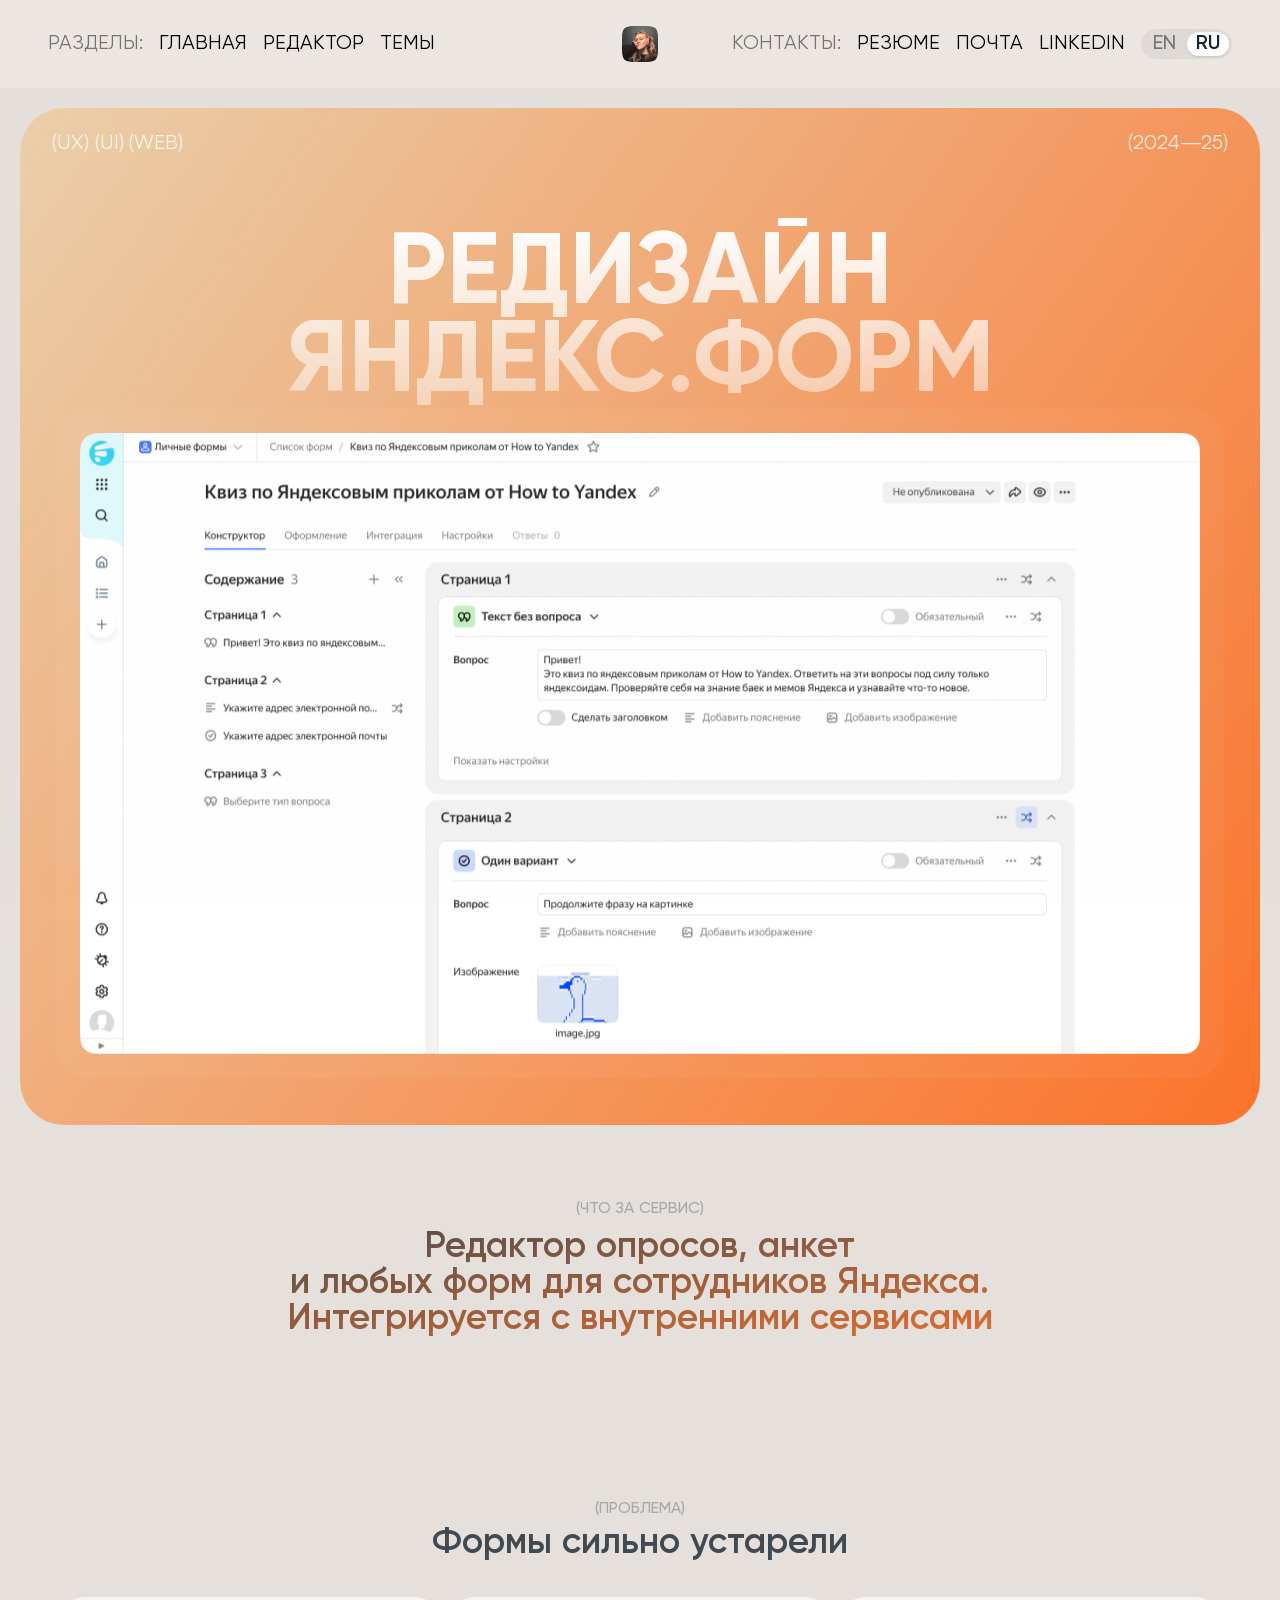
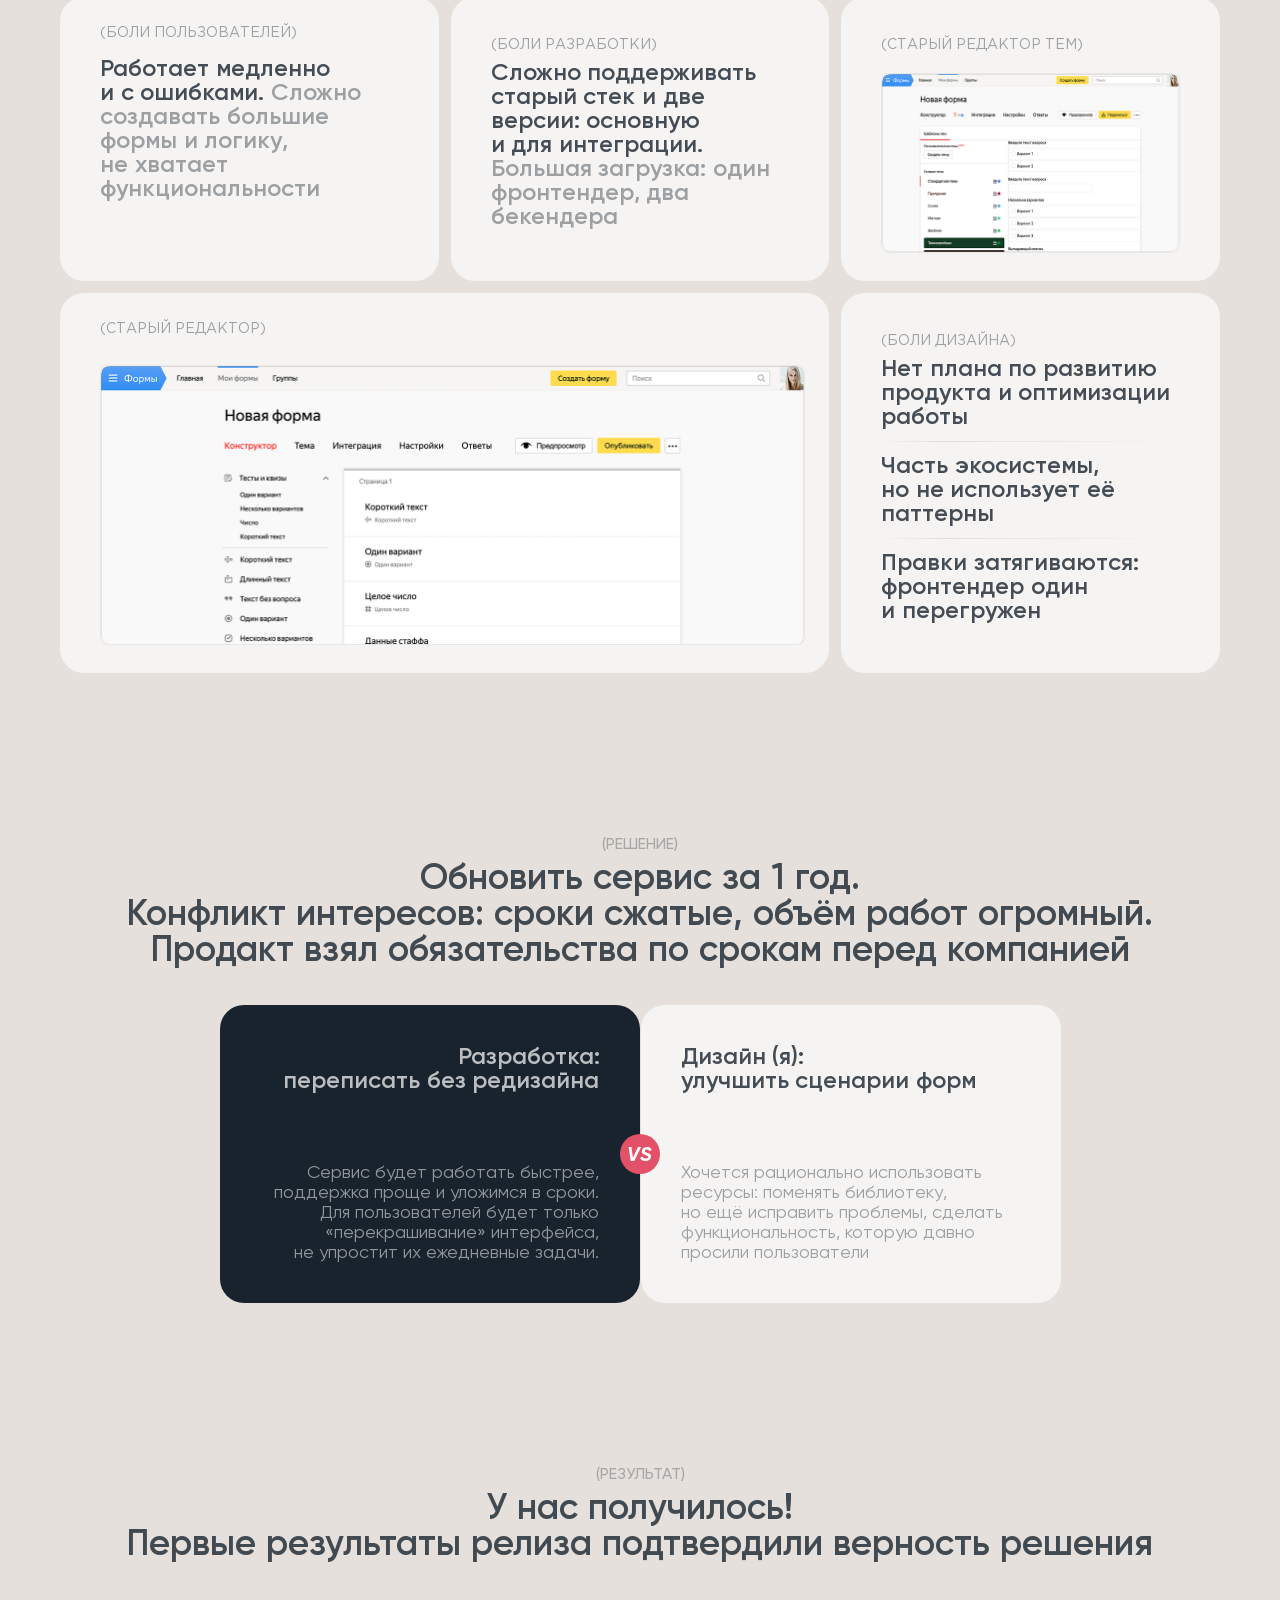
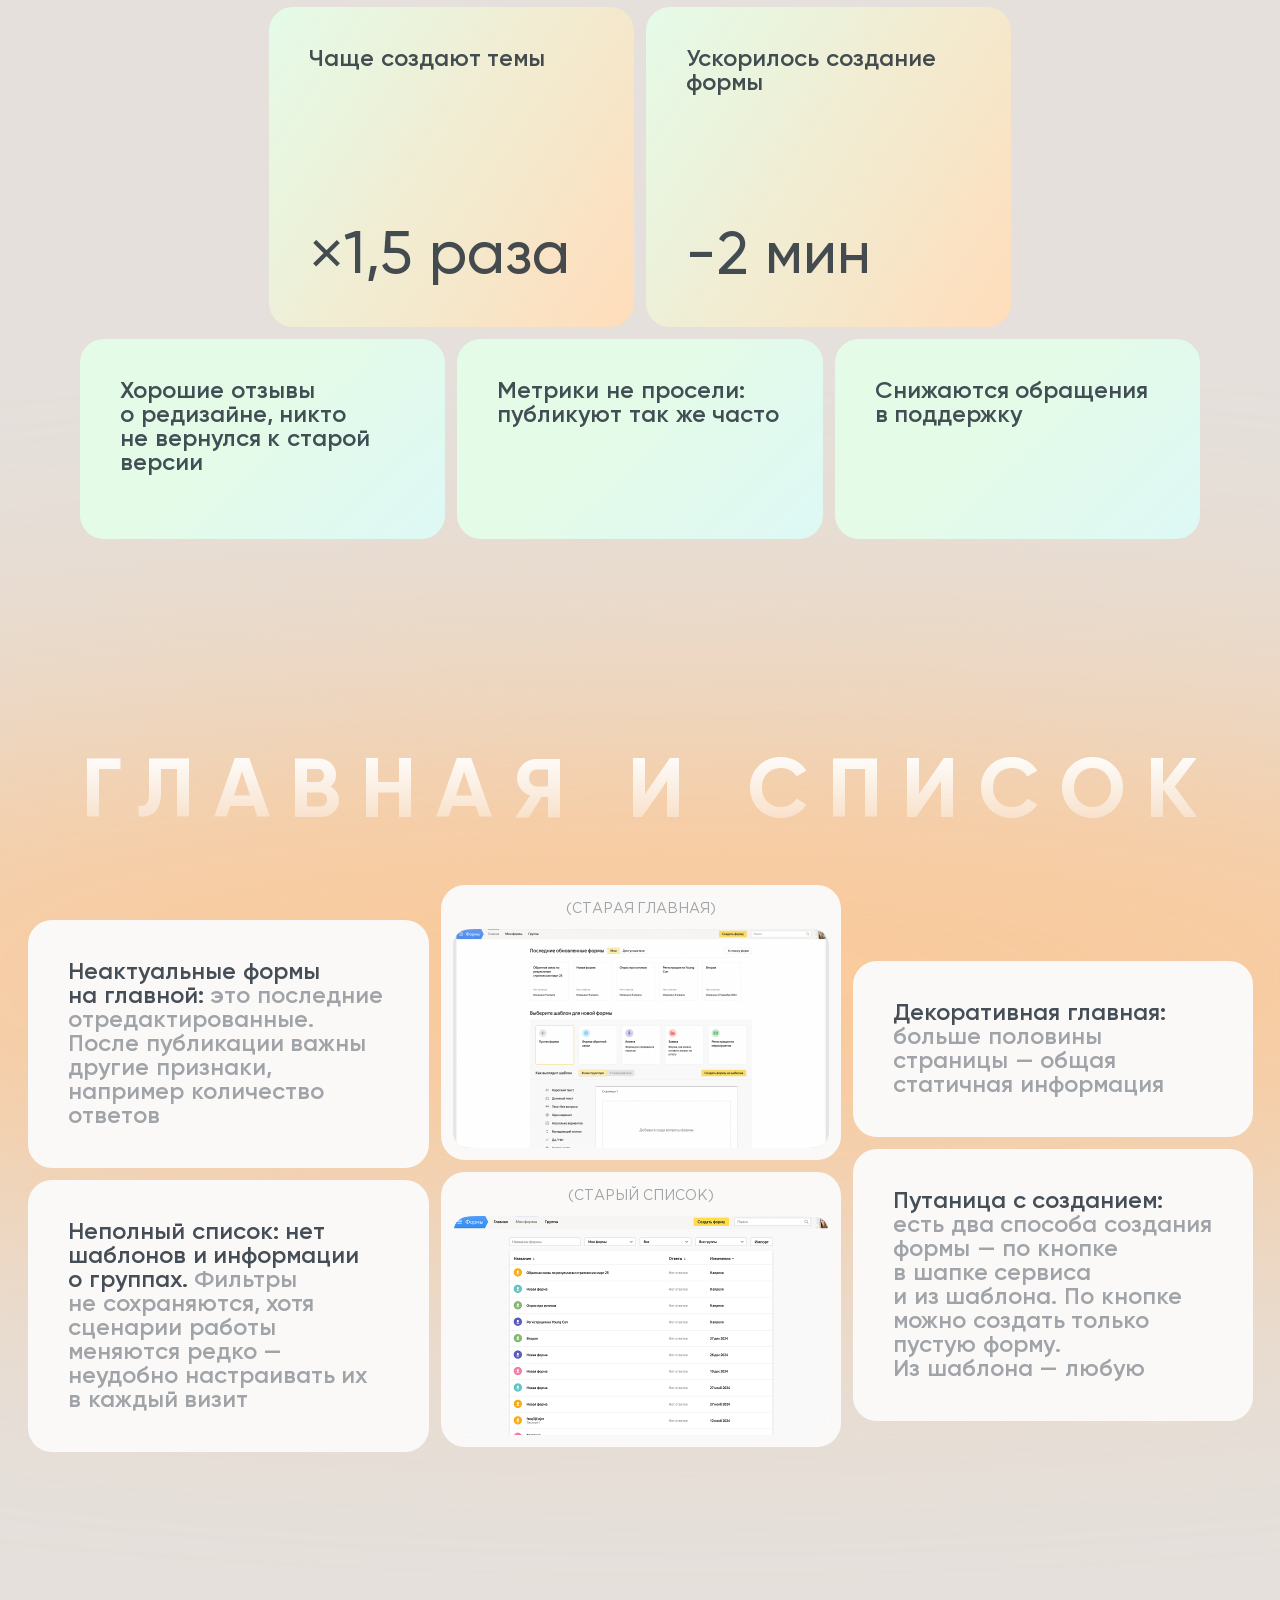
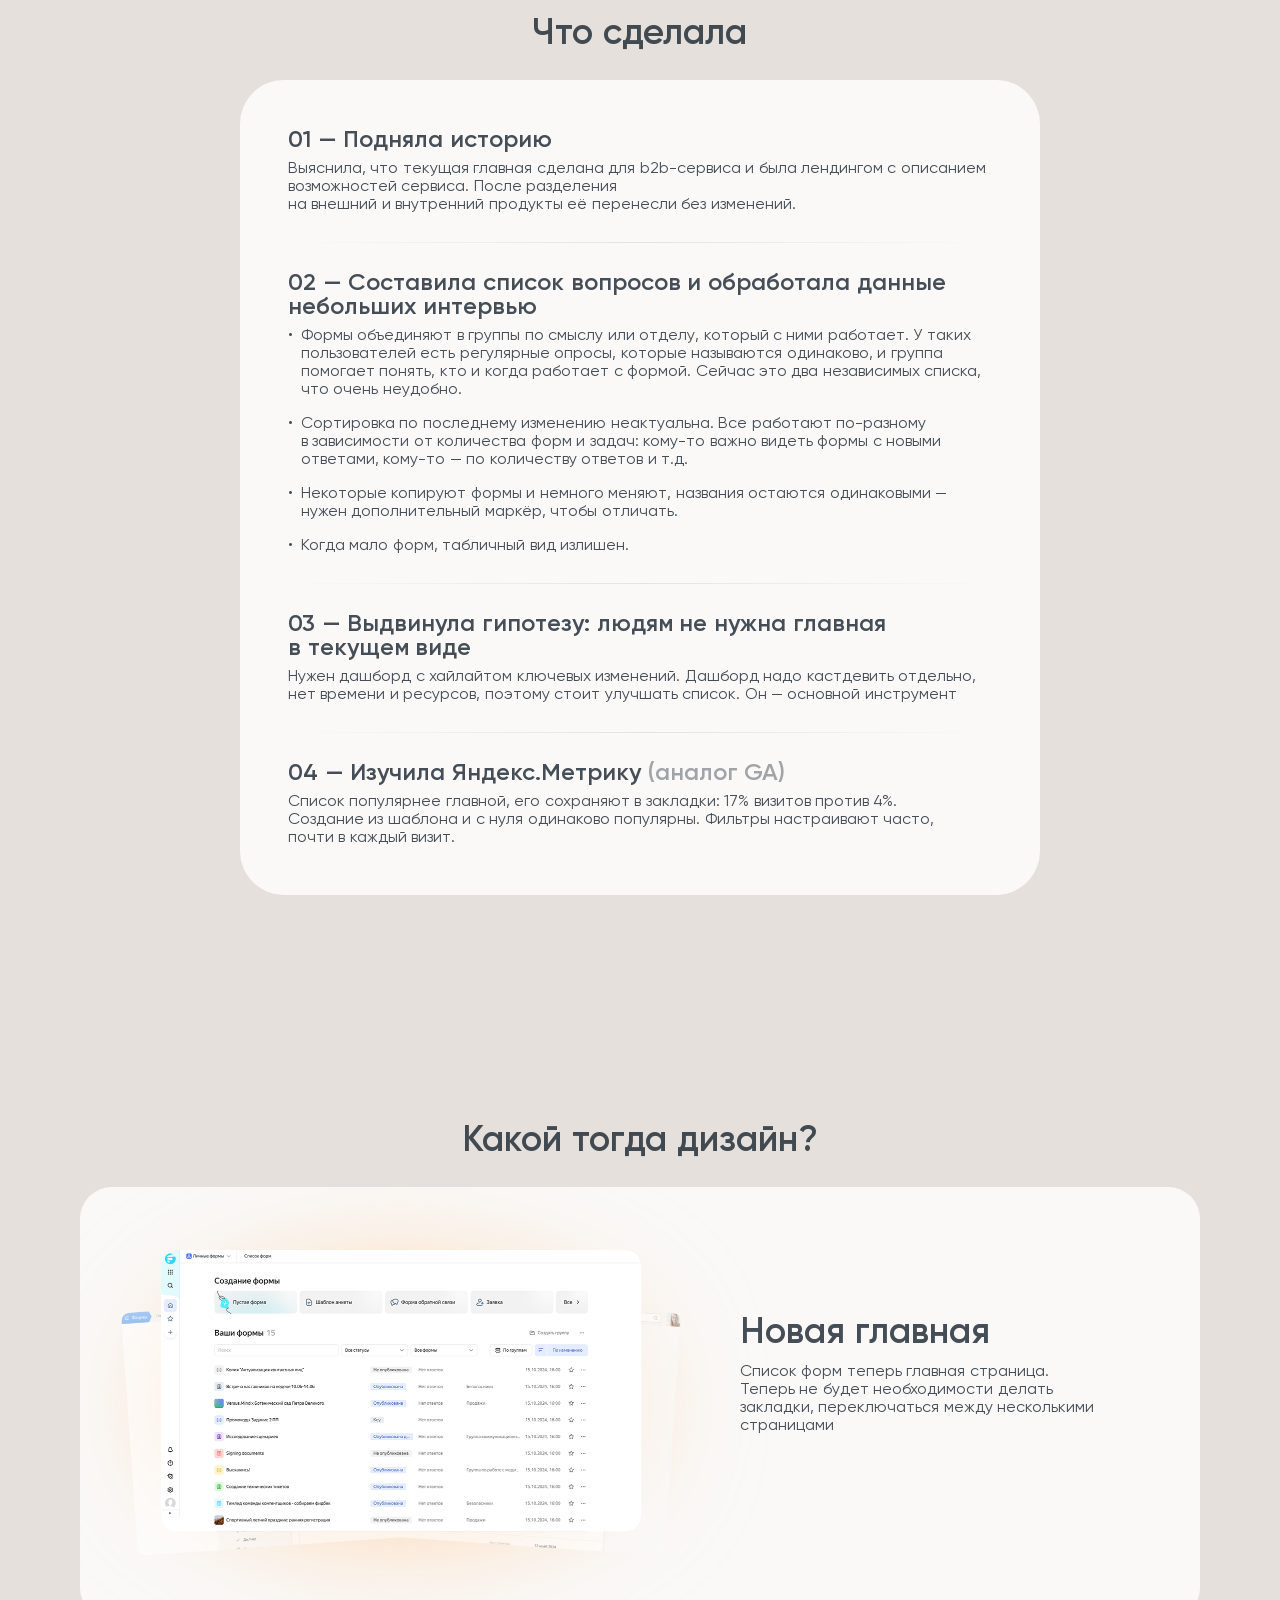
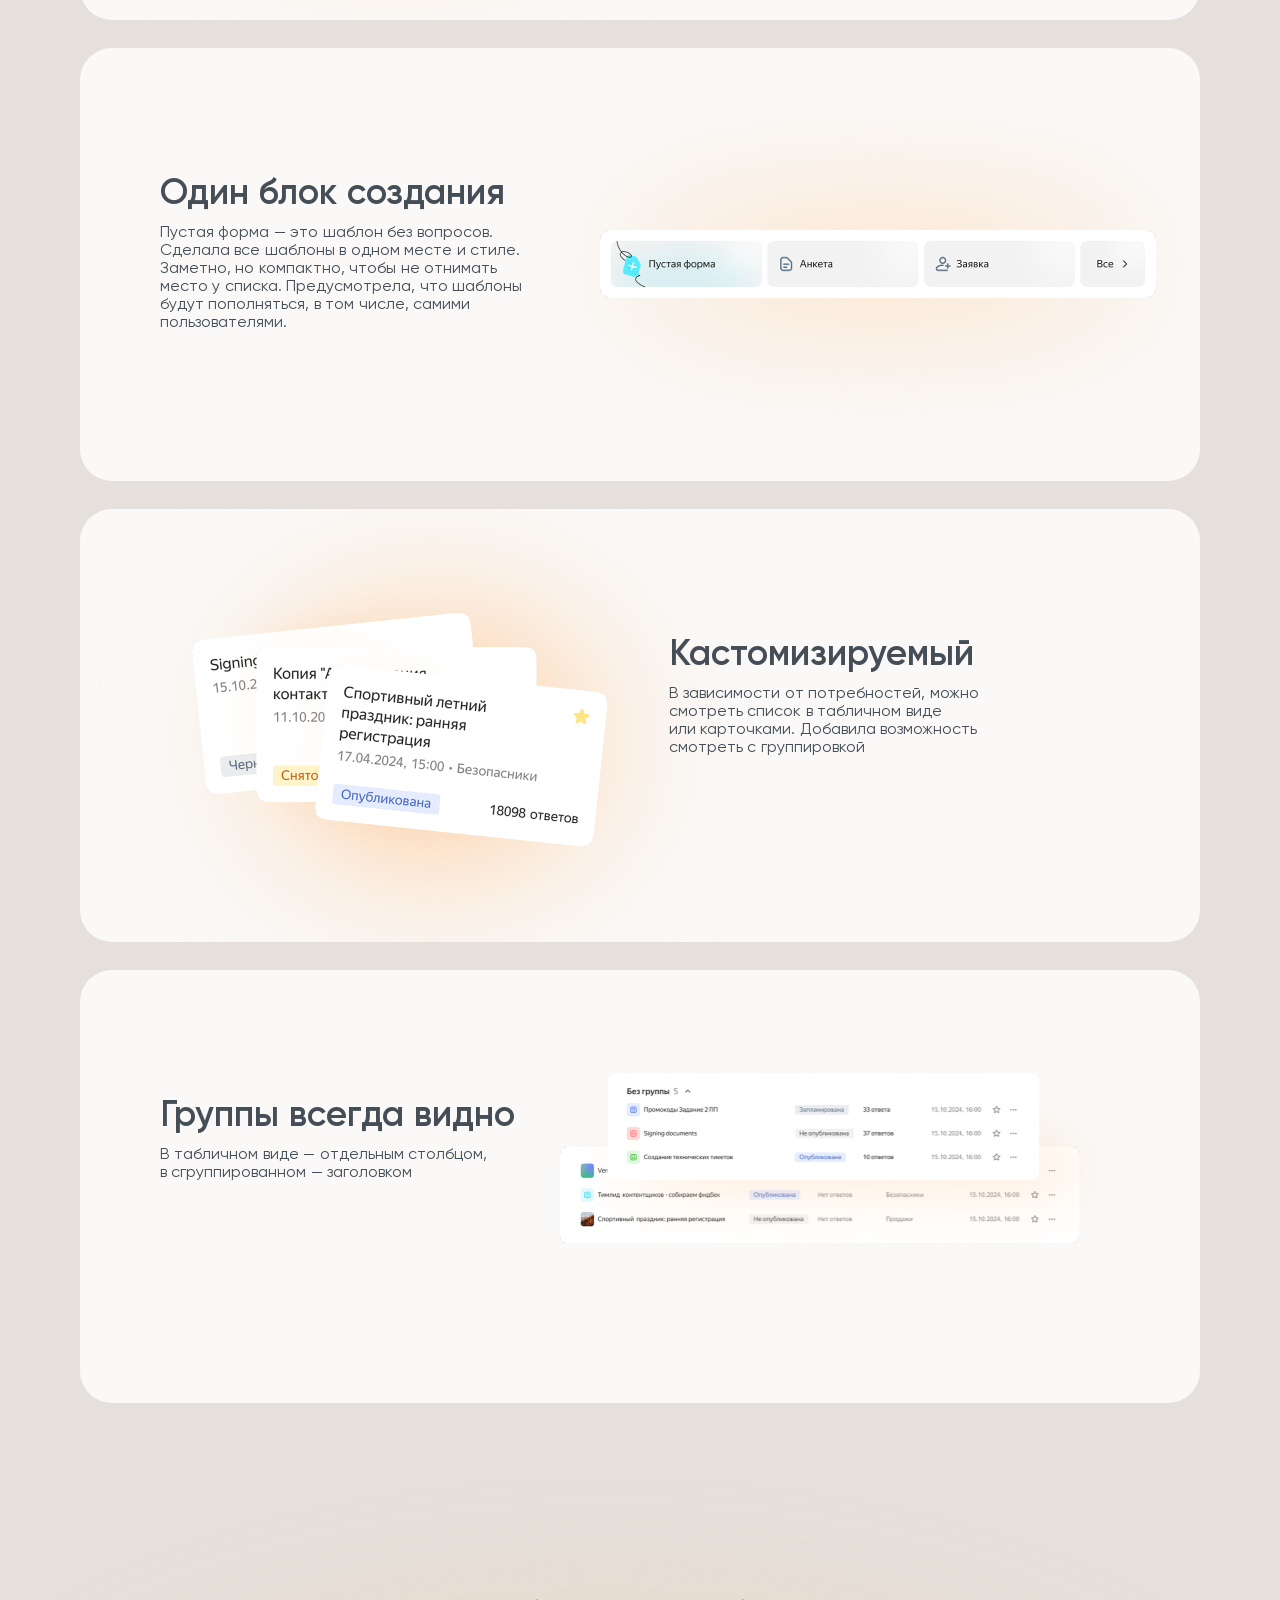
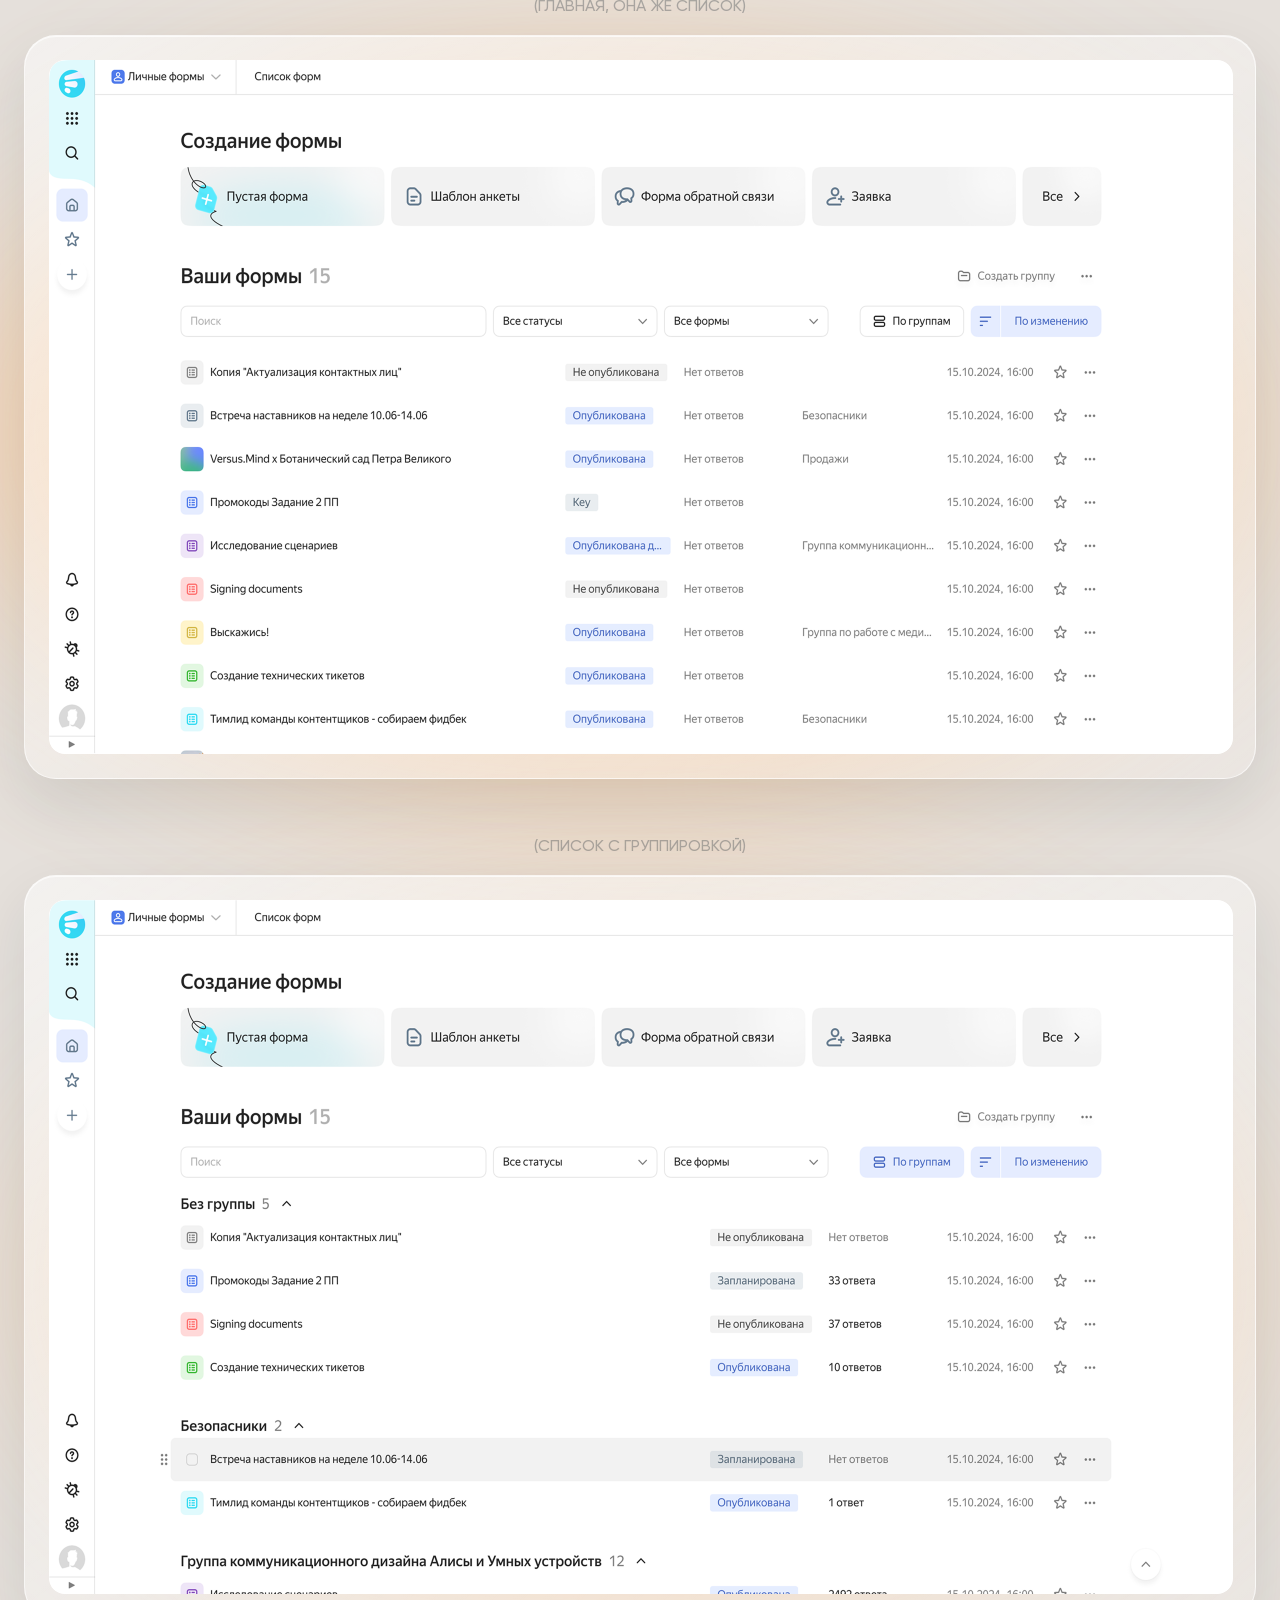
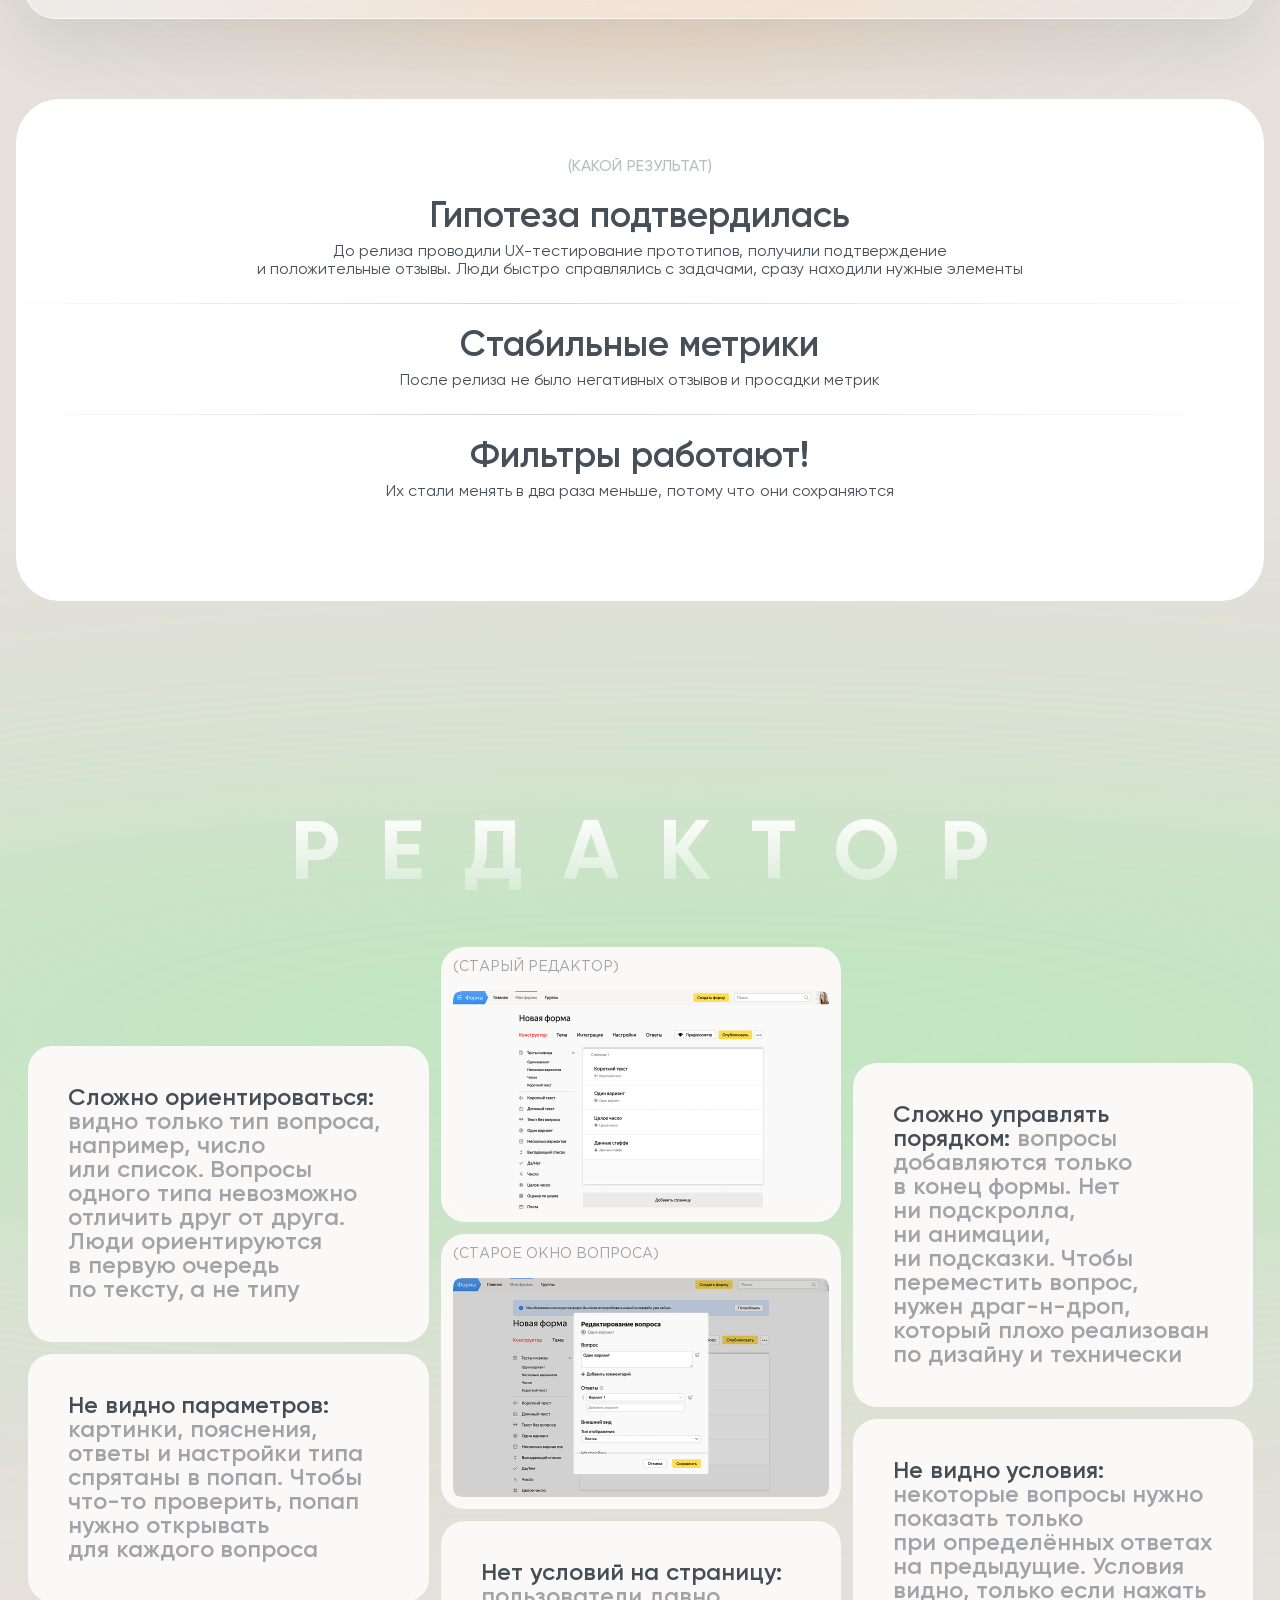
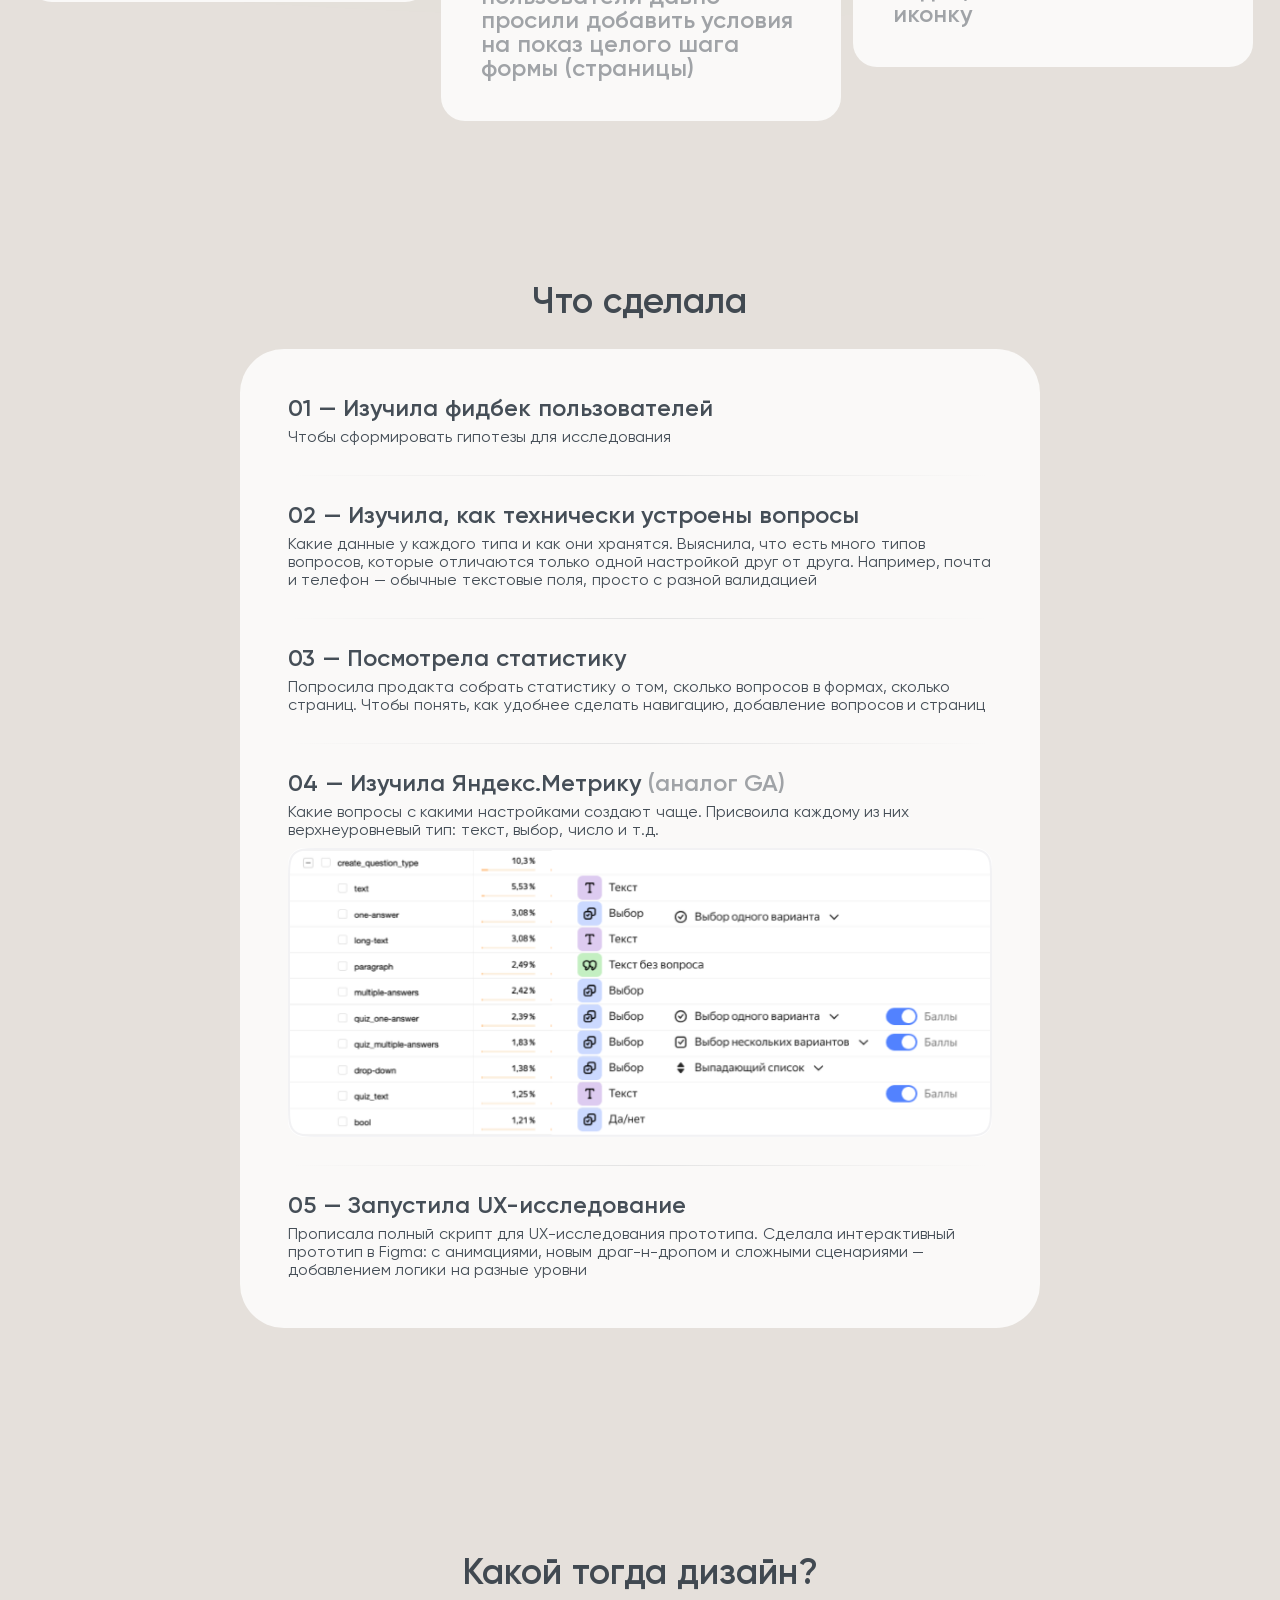
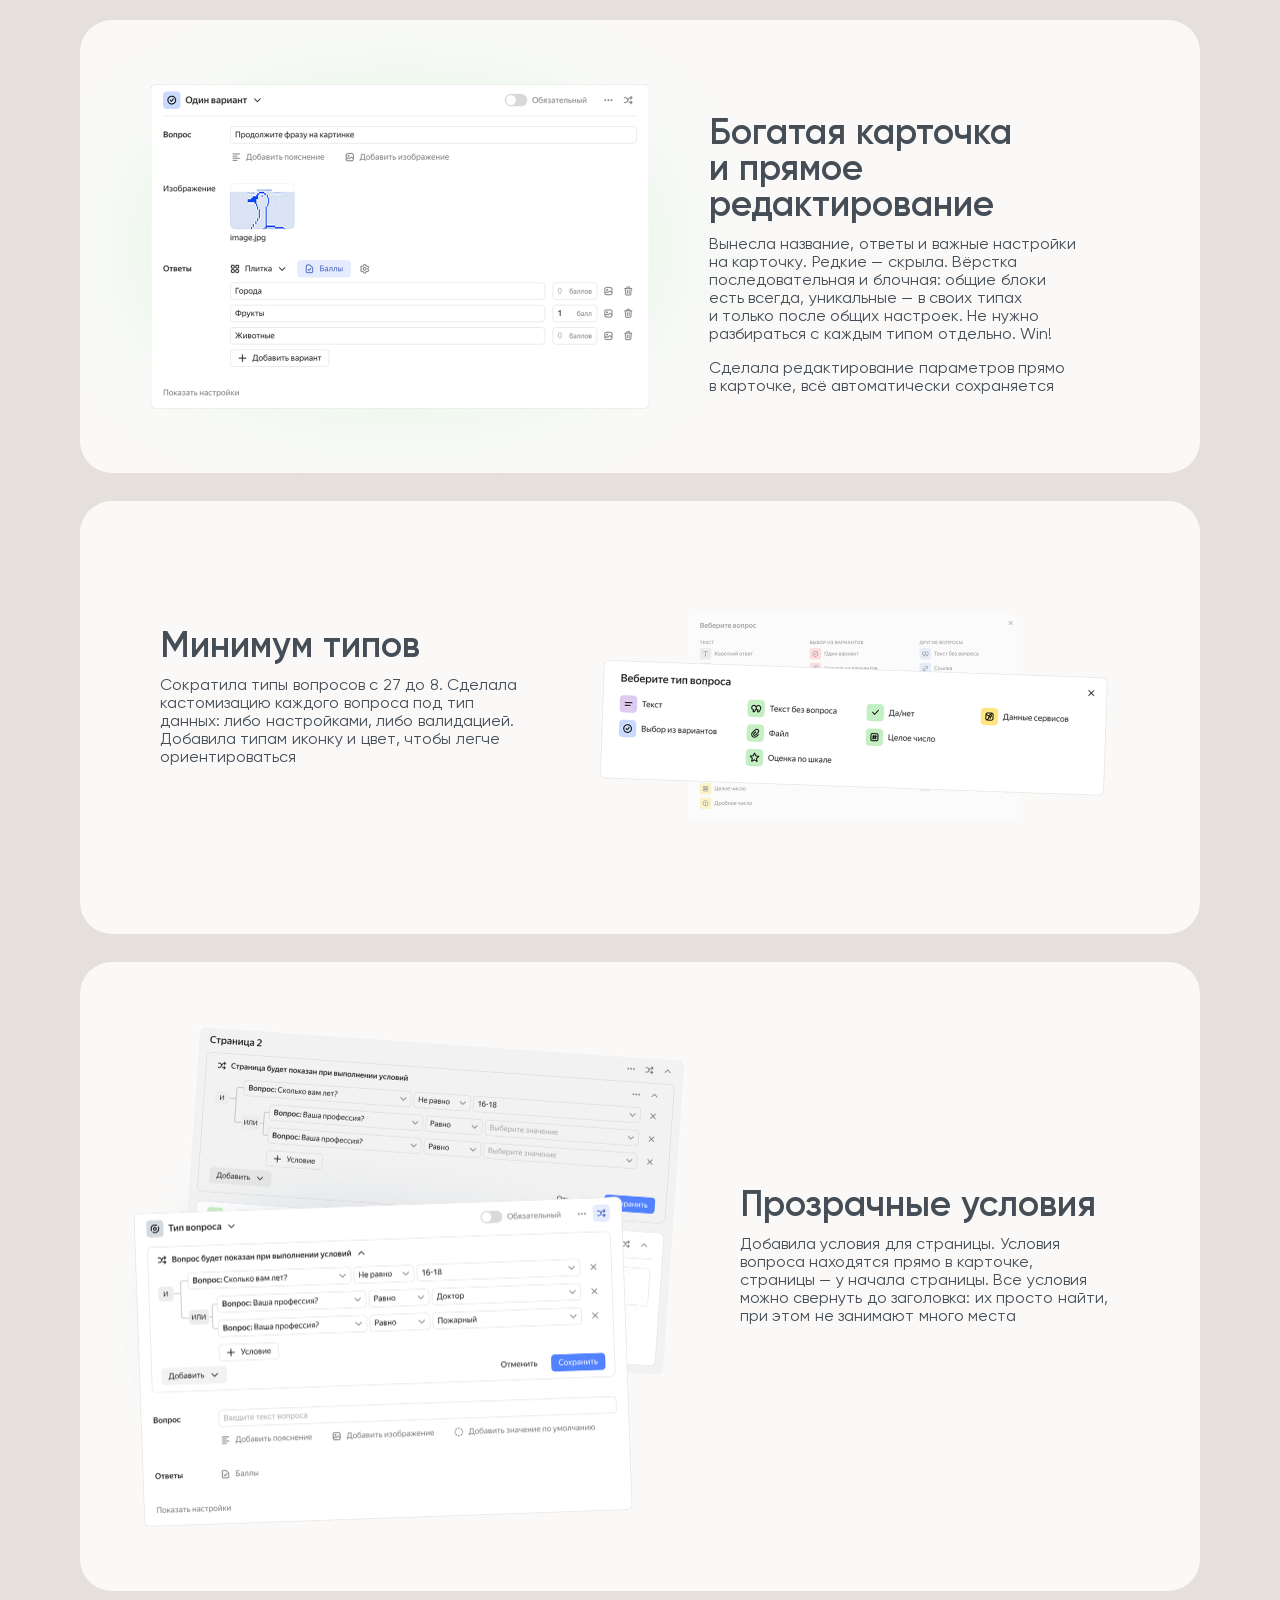
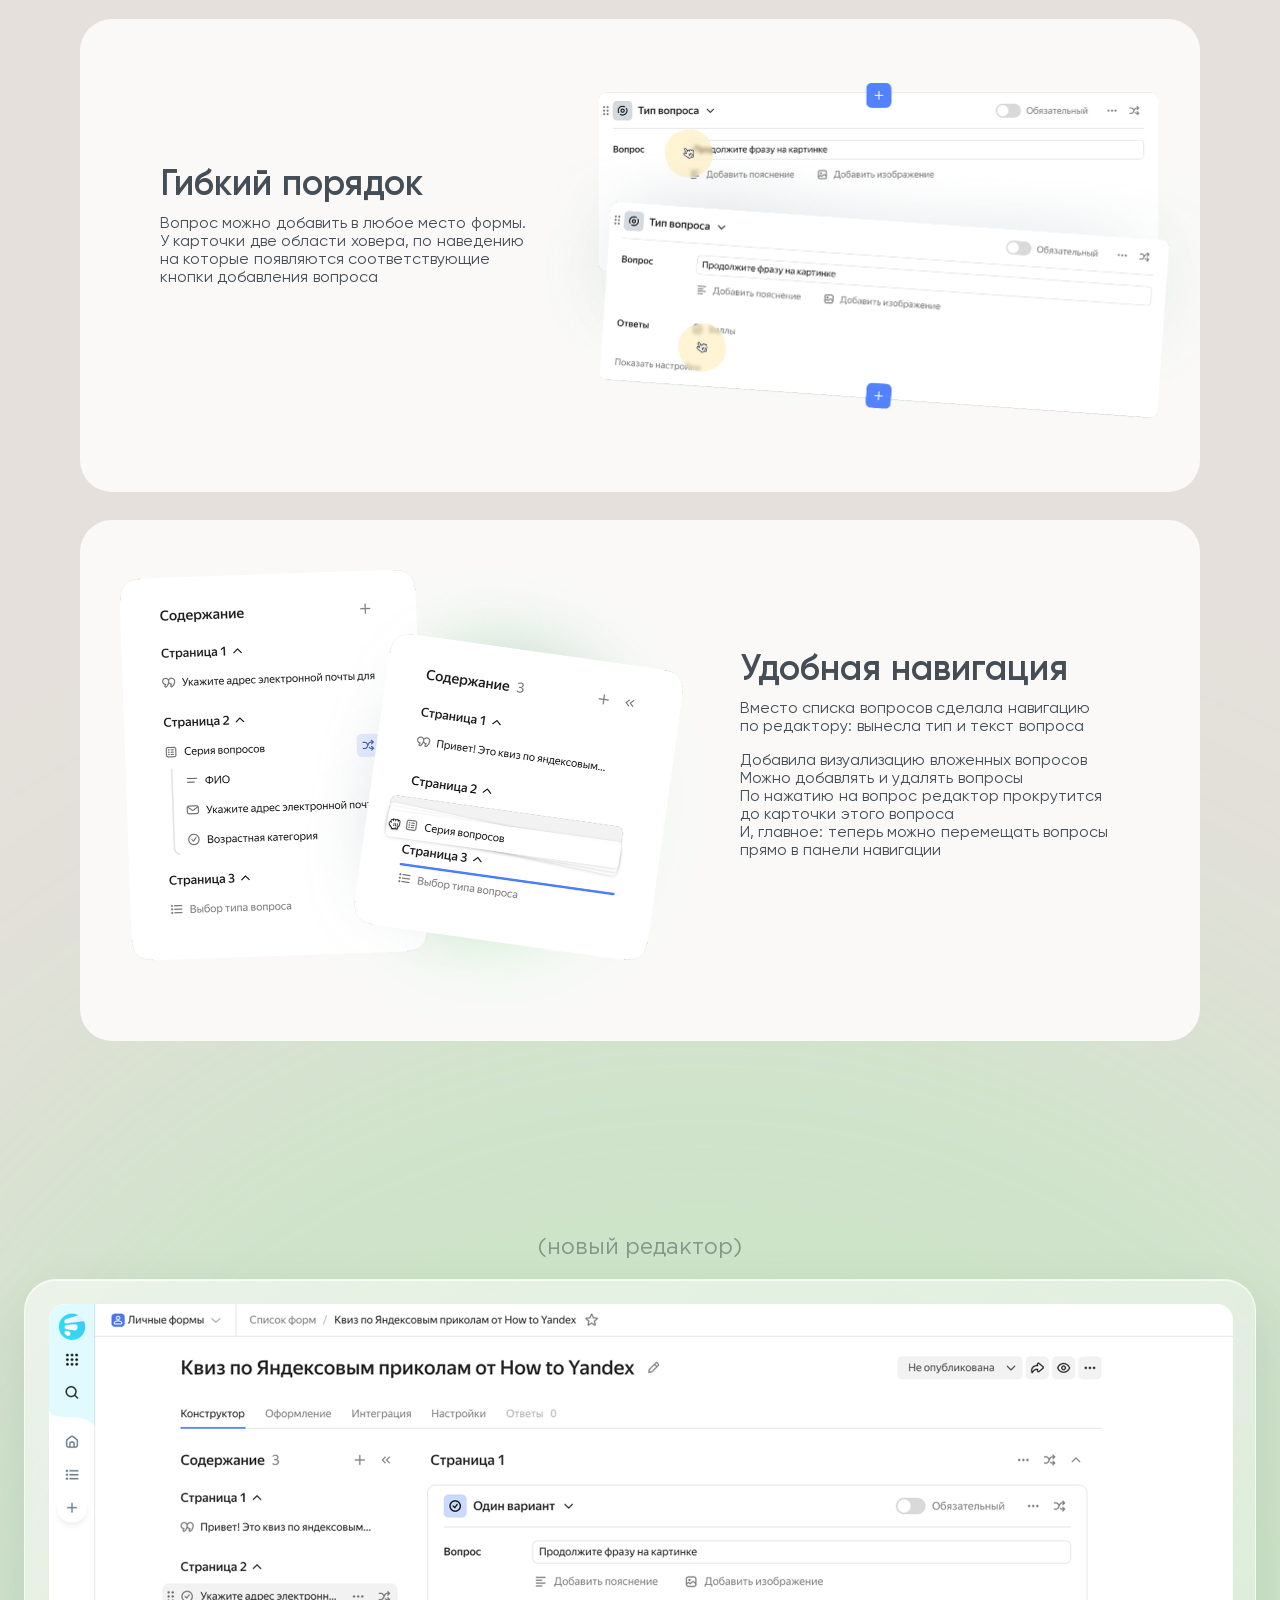
<file: ru/index.html>
<!DOCTYPE html>
<html lang="ru">
<head>
<meta charset="utf-8">
<meta name="viewport" content="width=device-width, initial-scale=1, viewport-fit=cover">
<title>Редизайн Яндекс.Форм — Екатерина Мохова</title>
<meta name="description" content="UX/UI-кейс: редизайн Яндекс.Форм — внутреннего редактора форм компании. Главная и список, редактор и темы.">
<meta name="author" content="Екатерина Мохова">
<meta property="og:title" content="Редизайн Яндекс.Форм — UX/UI-кейс">
<meta property="og:description" content="Редизайн внутреннего редактора форм Яндекса: главная и список, редактор и темы.">
<meta property="og:type" content="website">
<meta property="og:image" content="../assets/img/hero-editor.png">
<meta name="twitter:card" content="summary_large_image">
<meta name="theme-color" content="#e5e0db">
<link rel="icon" href="../assets/favicon.svg" type="image/svg+xml">
<link rel="preload" as="font" type="font/woff2" href="../assets/fonts/Gilroy-Semibold.woff2" crossorigin>
<link rel="preload" as="font" type="font/woff2" href="../assets/fonts/Gilroy-Bold.woff2" crossorigin>
<link rel="stylesheet" href="../css/fonts.css?v=8">
<link rel="stylesheet" href="../css/style.css?v=8">
<link rel="alternate" hreflang="en" href="https://mokhova.github.io/yandex-forms/">
<link rel="alternate" hreflang="ru" href="https://mokhova.github.io/yandex-forms/ru/">
<link rel="alternate" hreflang="x-default" href="https://mokhova.github.io/yandex-forms/">
</head>
<body>

<a class="skip" href="#top">К содержимому</a>

<header class="header" id="header">
  <div class="header__inner">
    <nav class="nav">
      <span class="nav__cap">Разделы:</span>
      <a href="#homepage" data-nav="homepage">главная</a>
      <a href="#editor" data-nav="editor">редактор</a>
      <a href="#styles" data-nav="styles">темы</a>
    </nav>
    <a class="avatar" href="../../ru/" aria-label="На главную">
      <img src="../assets/img/avatar.png" alt="">
    </a>
    <nav class="nav nav--right">
      <span class="nav__cap">Контакты:</span>
      <a href="https://disk.yandex.ru/i/5MKnDbh3JXLgug" target="_blank" rel="noopener">резюме</a>
      <a href="mailto:katecherno@proton.me">почта</a>
      <a href="https://www.linkedin.com/in/екатерина-мохова-a036a053/" target="_blank" rel="noopener">linkedin</a>
      <span class="lang"><a href="../" hreflang="en">EN</a><a href="#" class="is-current" aria-current="true" hreflang="ru">RU</a></span>
    </nav>
  </div>
</header>

<main class="page" id="top">

  <!-- ================= HERO ================= -->
  <section class="hero" id="intro">
    <div class="hero__card">
      <div class="hero__inner">
        <div class="hero__meta">
          <p>(UX)&nbsp;(UI)&nbsp;(WEB)</p>
          <p>(2024—25)</p>
        </div>
        <div class="hero__stack">
          <h1 class="hero__title" data-hero-title>Редизайн <br>Яндекс.Форм</h1>
          <div class="glass" data-parallax="0.06">
            <figure class="hero__shot">
              <img src="../assets/img/hero-editor.png" alt="Новый редактор Яндекс.Форм">
            </figure>
          </div>
        </div>
      </div>
    </div>
  </section>

  <!-- ================= ABOUT ================= -->
  <section class="section section--about">
    <p class="eyebrow" data-reveal>(что за сервис)</p>
    <h2 class="about__title" data-reveal>Редактор опросов, анкет <br>и любых форм для сотрудников Яндекса. <br>Интегрируется с внутренними сервисами</h2>
  </section>

  <!-- ================= PROBLEM ================= -->
  <section class="section section--problem">
    <div class="section__head" data-reveal>
      <p class="eyebrow">(проблема)</p>
      <h2 class="h2">Формы сильно устарели</h2>
    </div>

    <div class="grid" data-reveal-stagger>
      <div class="grid__row grid__row--a">
        <div class="card card--pt28">
          <p class="label">(боли пользователей)</p>
          <p class="h3">Работает медленно и с ошибками. <span class="dim">Сложно создавать большие формы и логику, не хватает функциональности</span></p>
        </div>
        <div class="card">
          <p class="label">(боли разработки)</p>
          <p class="h3">Сложно поддерживать старый стек и две версии: основную и для интеграции. <span class="dim">Большая загрузка: один фронтендер, два бекендера</span></p>
        </div>
        <div class="card card--pt40">
          <p class="label">(старый редактор тем)</p>
          <div class="shot-gallery">
            <figure class="shot shot--theme">
              <img loading="lazy" decoding="async" src="../assets/img/old-theme-editor.png" alt="Старый редактор тем">
            </figure>
            <figure class="shot shot--editor shot--dup">
              <img loading="lazy" decoding="async" src="../assets/img/old-editor-full.png" alt="Старый редактор форм">
            </figure>
          </div>
        </div>
      </div>

      <div class="grid__row grid__row--b">
        <div class="card card--wide">
          <p class="label">(старый редактор)</p>
          <figure class="shot shot--editor">
            <img loading="lazy" decoding="async" src="../assets/img/old-editor.png" alt="Старый редактор форм">
          </figure>
        </div>
        <div class="card card--narrow">
          <p class="label">(боли дизайна)</p>
          <div class="stack-list">
            <p class="h3">Нет плана по развитию продукта и оптимизации работы</p>
            <div class="rule"></div>
            <p class="h3">Часть экосистемы, <br>но не использует её паттерны</p>
            <div class="rule"></div>
            <p class="h3">Правки затягиваются: <br>фронтендер один <br>и перегружен</p>
          </div>
        </div>
      </div>
    </div>
  </section>

  <!-- ================= SOLUTION ================= -->
  <section class="section section--solution">
    <div class="section__head" data-reveal>
      <p class="eyebrow">(решение)</p>
      <h2 class="h2">Обновить сервис за 1 год. <br>Конфликт интересов: сроки сжатые, объём работ огромный. <br>Продакт взял обязательства по срокам перед компанией</h2>
    </div>

    <div class="versus" data-reveal-stagger>
      <div class="card card--dark">
        <p class="h3">Разработка: <br>переписать без редизайна</p>
        <p class="body-18">Сервис будет работать быстрее, <br>поддержка проще и уложимся в сроки. <br>Для пользователей будет только «перекрашивание» интерфейса, не упростит их ежедневные задачи.</p>
      </div>
      <div class="card card--light">
        <p class="h3">Дизайн (я): <br>улучшить сценарии форм</p>
        <p class="body-18 dim">Хочется рационально использовать <br>ресурсы: поменять библиотеку, <br>но ещё исправить проблемы, сделать функциональность, которую давно просили пользователи</p>
      </div>
      <span class="versus__mark" aria-hidden="true">VS</span>
    </div>
  </section>

  <!-- ================= OUTCOME ================= -->
  <section class="section section--outcome">
    <div class="section__head" data-reveal>
      <p class="eyebrow">(результат)</p>
      <h2 class="h2">У нас получилось! <br>Первые результаты релиза подтвердили верность решения</h2>
    </div>

    <div class="outcome">
      <div class="outcome__row" data-reveal-stagger>
        <div class="metric">
          <p class="h3">Чаще создают темы</p>
          <p class="metric__value" data-count="1.5" data-decimals="1" data-prefix="×" data-suffix=" раза" data-sep=",">×1,5 раза</p>
        </div>
        <div class="metric">
          <p class="h3">Ускорилось создание формы</p>
          <p class="metric__value" data-count="-2" data-decimals="0" data-prefix="" data-suffix=" мин" data-sep=",">-2 мин</p>
        </div>
      </div>
      <div class="outcome__row" data-reveal-stagger>
        <div class="note"><p class="h3">Хорошие отзывы о редизайне, никто не вернулся к старой версии</p></div>
        <div class="note"><p class="h3">Метрики не просели: публикуют так же часто</p></div>
        <div class="note"><p class="h3">Снижаются обращения в поддержку</p></div>
      </div>
    </div>
  </section>

  <!-- ================= CHAPTER 1 — HOMEPAGE ================= -->
  <section class="chapter chapter--home" id="homepage">
    <div class="chapter__blob" data-blob="0.12"></div>
    <h2 class="chapter__title" style="letter-spacing:20px;text-indent:20px">главная и список</h2>
  </section>

  <div class="collage" style="height:667px">
    <div class="card card--shot" data-reveal style="left:440.5px;top:0px;width:400px;height:275px">
      <p class="label">(старая главная)</p>
      <figure class="shot" style="width:376px;height:219px;border-radius:16px">
        <img loading="lazy" decoding="async" src="../assets/img/home-old-homepage.png" alt="Старая главная Форм">
      </figure>
    </div>
    <div class="card card--shot" data-reveal style="left:440.5px;top:287px;width:400px;height:275px">
      <p class="label">(старый список)</p>
      <figure class="shot" style="width:376px;height:219px;border-radius:16px">
        <img loading="lazy" decoding="async" src="../assets/img/home-old-list.png" alt="Старый список форм">
      </figure>
    </div>
    <div class="card" data-reveal style="left:27.5px;top:35px;width:401px;height:248px"><p class="h3">Неактуальные формы на главной: <span class="dim">это последние отредактированные. После публикации важны другие признаки, например количество ответов</span></p></div>
    <div class="card" data-reveal style="left:27.5px;top:295px;width:401px;height:272px"><p class="h3">Неполный список: нет шаблонов и информации о группах. <span class="dim">Фильтры не сохраняются, хотя сценарии работы меняются редко — неудобно настраивать их в каждый визит</span></p></div>
    <div class="card" data-reveal style="left:852.5px;top:76px;width:400px;height:176px"><p class="h3">Декоративная главная: <span class="dim">больше половины страницы — общая статичная информация</span></p></div>
    <div class="card" data-reveal style="left:852.5px;top:264px;width:400px;height:272px"><p class="h3">Путаница с созданием: <span class="dim">есть два способа создания формы — по кнопке в шапке сервиса и из шаблона. По кнопке можно создать только пустую форму. Из шаблона — любую</span></p></div>
  </div>

  <section class="section section--actions">
    <h2 class="h2" data-reveal>Что сделала</h2>
    <article class="paper-card" data-reveal>

      <div class="step">
        <h3 class="h3">01 — Подняла историю</h3>
        <div class="body-16"><p>Выяснила, что текущая главная сделана для b2b-сервиса и была лендингом с описанием возможностей сервиса. После разделения <br>на внешний и внутренний продукты её перенесли без изменений.</p></div>
      </div>
      <div class="step__rule"></div>
      <div class="step">
        <h3 class="h3">02 — Составила список вопросов и обработала данные <br>небольших интервью</h3>
        <ul class="bullets body-16">
          <li><span>Формы объединяют в группы по смыслу или отделу, который с ними работает. У таких пользователей есть регулярные опросы, которые называются одинаково, и группа помогает понять, кто и когда работает с формой. Сейчас это два независимых списка, что очень неудобно.</span></li>
          <li><span>Сортировка по последнему изменению неактуальна. Все работают по-разному <br>в зависимости от количества форм и задач: кому-то важно видеть формы с новыми ответами, кому-то — по количеству ответов и т.д.</span></li>
          <li><span>Некоторые копируют формы и немного меняют, названия остаются одинаковыми — <br>нужен дополнительный маркёр, чтобы отличать.</span></li>
          <li><span>Когда мало форм, табличный вид излишен.</span></li>
        </ul>
      </div>
      <div class="step__rule"></div>

      <div class="step">
        <h3 class="h3">03 — Выдвинула гипотезу: людям не нужна главная в текущем виде</h3>
        <div class="body-16"><p>Нужен дашборд с хайлайтом ключевых изменений. Дашборд надо кастдевить отдельно, нет времени и ресурсов, поэтому стоит улучшать список. Он — основной инструмент</p></div>
      </div>
      <div class="step__rule"></div>

      <div class="step">
        <h3 class="h3">04 — Изучила Яндекс.Метрику <span class="dim">(аналог GA)</span></h3>
        <div class="body-16"><p>Список популярнее главной, его сохраняют в закладки: 17% визитов против 4%. <br>Создание из шаблона и с нуля одинаково популярны. Фильтры настраивают часто, <br>почти в каждый визит.</p></div>
      </div>
    </article>
  </section>

  <section class="section section--design">
    <h2 class="h2" data-reveal>Какой тогда дизайн?</h2>

    <article class="feature" style="height:433px" data-reveal>
      <div class="feature__art">
        <div class="blob" style="left:100px;top:110px;width:440px;height:212px;background:var(--orange-soft);filter:blur(68px)" data-blob="0.05"></div>
        <div class="pic pic--plain" style="left:40.5px;top:63.25px;width:560px;height:305.5px"><img loading="lazy" decoding="async" src="../assets/img/hp-newdesign-1.png" alt=""></div>
      </div>
      <div class="feature__copy" style="left:660px;top:128px">
        <h3 class="h2">Новая главная</h3>
        <div class="body-16"><p>Список форм теперь главная страница.<br>Теперь не будет необходимости делать закладки, переключаться между несколькими страницами</p></div>
      </div>
    </article>

    <article class="feature" style="height:433px" data-reveal>
      <div class="feature__art">
        <div class="blob" style="left:541px;top:191px;width:518px;height:51px;background:var(--orange-soft);filter:blur(76px)" data-blob="0.05"></div>
        <div class="pic pic--plain" style="left:520px;top:182px;width:555.5px;height:67.5px"><img loading="lazy" decoding="async" src="../assets/img/home-d2-create.png" alt=""></div>
      </div>
      <div class="feature__copy" style="left:80px;top:128px">
        <h3 class="h2">Один блок создания</h3>
        <div class="body-16"><p>Пустая форма — это шаблон без вопросов. Сделала все шаблоны в одном месте и стиле. Заметно, но компактно, чтобы не отнимать место у списка. Предусмотрела, что шаблоны будут пополняться, в том числе, самими пользователями.</p></div>
      </div>
    </article>

    <article class="feature" style="height:433px" data-reveal>
      <div class="feature__art">
        <div class="blob" style="left:209px;top:125px;width:291px;height:210px;background:var(--orange-soft);filter:blur(88px)" data-blob="0.05"></div>
        <div class="blob" style="left:185px;top:144px;width:121px;height:114px;background:var(--orange-soft);opacity:.5;filter:blur(34px)"></div>
        <div class="blob" style="left:254px;top:171px;width:121px;height:114px;background:var(--orange-soft);opacity:.5;filter:blur(34px)"></div>
        <div class="pic pic--plain" style="left:111px;top:91px;width:418px;height:252px"><img loading="lazy" decoding="async" src="../assets/img/hp-newdesign-3.png" alt=""></div>
      </div>
      <div class="feature__copy" style="left:589px;top:128px">
        <h3 class="h2">Кастомизируемый</h3>
        <div class="body-16"><p>В зависимости от потребностей, можно смотреть список в табличном виде или карточками. Добавила возможность смотреть с группировкой</p></div>
      </div>
    </article>

    <article class="feature" style="height:433px" data-reveal>
      <div class="feature__art">
        <div class="pic pic--plain" style="left:475.5px;top:82px;width:598.5px;height:210.5px"><img loading="lazy" decoding="async" src="../assets/img/hp-newdesign-4.png" alt=""></div>
      </div>
      <div class="feature__copy" style="left:80px;top:128px">
        <h3 class="h2">Группы всегда видно</h3>
        <div class="body-16"><p>В табличном виде — отдельным столбцом, <br>в сгруппированном — заголовком</p></div>
      </div>
    </article>
  </section>

  <section class="showcase showcase--home" style="padding:32px 0 64px;gap:60px" data-cap="(главная, она же список) и (список с группировкой)">
    <div class="showcase__blob" style="left:-25px;top:129px;width:1265px;height:674px;background:var(--orange-soft);opacity:.7" data-blob="0.1"></div>
    <div class="showcase__item" data-reveal>
      <p class="eyebrow">(главная, она же список)</p>
      <div class="showcase__glass">
        <figure class="showcase__shot" style="height:694px"><img loading="lazy" decoding="async" src="../assets/img/home-list.png" alt="Новый список форм"></figure>
      </div>
    </div>
    <div class="showcase__blob" style="left:79px;top:1016px;width:1122px;height:603px;background:var(--orange-soft);opacity:.7" data-blob="0.1"></div>
    <div class="showcase__item" data-reveal>
      <p class="eyebrow">(список с группировкой)</p>
      <div class="showcase__glass">
        <figure class="showcase__shot" style="height:694px"><img loading="lazy" decoding="async" src="../assets/img/home-grouped-list.png" alt="Список с группировкой"></figure>
      </div>
    </div>
  </section>

  <section class="section section--result">
    <article class="result-card" data-reveal>
      <p class="eyebrow">(какой результат)</p>

      <div class="result-item">
        <h3 class="h2">Гипотеза подтвердилась</h3>
        <div class="body-16"><p>До релиза проводили UX-тестирование прототипов, получили подтверждение <br>и положительные отзывы. Люди быстро справлялись с задачами, сразу находили нужные элементы</p></div>
      </div>
      <div class="result-rule"></div>
      <div class="result-item">
        <h3 class="h2">Стабильные метрики</h3>
        <div class="body-16"><p>После релиза не было негативных отзывов и просадки метрик</p></div>
      </div>
      <div class="result-rule"></div>
      <div class="result-item">
        <h3 class="h2">Фильтры работают!</h3>
        <div class="body-16"><p>Их стали менять в два раза меньше, потому что они сохраняются</p></div>
      </div>
    </article>
  </section>

  <!-- ================= CHAPTER 2 — EDITOR ================= -->
  <section class="chapter chapter--editor" id="editor">
    <div class="chapter__blob" data-blob="0.12"></div>
    <h2 class="chapter__title">редактор</h2>
  </section>

  <div class="collage" style="height:874px">
    <div class="card card--shot card--shot-l" data-reveal style="left:440.5px;top:0px;width:400px;height:275px">
      <p class="label">(старый редактор)</p>
      <figure class="shot" style="width:376px;height:219px;border-radius:8px">
        <img loading="lazy" decoding="async" src="../assets/img/editor-old-homepage.png" alt="Старый редактор">
      </figure>
    </div>
    <div class="card card--shot card--shot-l" data-reveal style="left:440.5px;top:287px;width:400px;height:275px">
      <p class="label">(старое окно вопроса)</p>
      <figure class="shot" style="width:376px;height:219px;border-radius:8px">
        <img loading="lazy" decoding="async" src="../assets/img/editor-old-list.png" alt="Старое окно редактирования вопроса">
      </figure>
    </div>
    <div class="card" data-reveal style="left:27.5px;top:99px;width:401px;height:296px"><p class="h3">Сложно ориентироваться: <span class="dim">видно только тип вопроса, например, число или список. Вопросы одного типа невозможно отличить друг от друга. Люди ориентируются в первую очередь по тексту, а не типу</span></p></div>
    <div class="card" data-reveal style="left:27.5px;top:407px;width:401px;height:248px"><p class="h3">Не видно параметров: <span class="dim">картинки, пояснения, ответы и настройки типа спрятаны в попап. Чтобы что-то проверить, попап нужно открывать для каждого вопроса</span></p></div>
    <div class="card" data-reveal style="left:852.5px;top:116px;width:400px;height:344px"><p class="h3">Сложно управлять порядком: <span class="dim">вопросы добавляются только в конец формы. Нет ни подскролла, ни анимации, ни подсказки. Чтобы переместить вопрос, нужен драг-н-дроп, который плохо реализован по дизайну и технически</span></p></div>
    <div class="card" data-reveal style="left:852.5px;top:472px;width:400px;height:248px"><p class="h3">Не видно условия: <span class="dim">некоторые вопросы нужно показать только при определённых ответах на предыдущие. Условия видно, только если нажать иконку</span></p></div>
    <div class="card" data-reveal style="left:440.5px;top:574px;width:400px;height:200px"><p class="h3">Нет условий на страницу: <span class="dim">пользователи давно просили добавить условия на показ целого шага формы (страницы)</span></p></div>
  </div>

  <section class="section section--actions">
    <h2 class="h2" data-reveal>Что сделала</h2>
    <article class="paper-card" data-reveal>

      <div class="step">
        <h3 class="h3">01 — Изучила фидбек пользователей</h3>
        <div class="body-16"><p>Чтобы сформировать гипотезы для исследования</p></div>
      </div>
      <div class="step__rule"></div>

      <div class="step">
        <h3 class="h3">02 — Изучила, как технически устроены вопросы</h3>
        <div class="body-16"><p>Какие данные у каждого типа и как они хранятся. Выяснила, что есть много типов вопросов, которые отличаются только одной настройкой друг от друга. Например, почта и телефон — обычные текстовые поля, просто с разной валидацией</p></div>
      </div>
      <div class="step__rule"></div>

      <div class="step">
        <h3 class="h3">03 — Посмотрела статистику</h3>
        <div class="body-16"><p>Попросила продакта собрать статистику о том, сколько вопросов в формах, сколько страниц. Чтобы понять, как удобнее сделать навигацию, добавление вопросов и страниц</p></div>
      </div>
      <div class="step__rule"></div>
      <div class="step">
        <h3 class="h3">04 — Изучила Яндекс.Метрику <span class="dim">(аналог GA)</span></h3>
        <div class="body-16"><p>Какие вопросы с какими настройками создают чаще. Присвоила каждому из них верхнеуровневый тип: текст, выбор, число и т.д.</p></div>
        <figure class="step__figure" style="width:704px"><img loading="lazy" decoding="async" src="../assets/img/editor-stats.png" alt="Статистика по типам вопросов" style="width:704px;height:289.27px"></figure>
      </div>
      <div class="step__rule"></div>

      <div class="step">
        <h3 class="h3">05 — Запустила UX-исследование</h3>
        <div class="body-16"><p>Прописала полный скрипт для UX-исследования прототипа. Сделала интерактивный прототип в Figma: с анимациями, новым драг-н-дропом и сложными сценариями — добавлением логики на разные уровни</p></div>
      </div>
    </article>
  </section>

  <section class="section section--design">
    <h2 class="h2" data-reveal>Какой тогда дизайн?</h2>

    <article class="feature" style="height:453px" data-reveal>
      <div class="feature__art">
        <div class="blob" style="left:100px;top:121px;width:440px;height:212px;background:var(--green-soft);filter:blur(68px)" data-blob="0.05"></div>
        <div class="pic pic--plain" style="left:71px;top:64px;width:498px;height:325px"><img loading="lazy" decoding="async" src="../assets/img/editor-d1-card.png" alt=""></div>
      </div>
      <div class="feature__copy" style="left:629px;top:96px">
        <h3 class="h2">Богатая карточка <br>и прямое редактирование</h3>
        <div class="body-16"><p>Вынесла название, ответы и важные настройки на карточку. Редкие — скрыла. Вёрстка последовательная и блочная: общие блоки есть всегда, уникальные — в своих типах и только после общих настроек. Не нужно разбираться с каждым типом отдельно. Win!</p><p>Сделала редактирование параметров прямо в карточке, всё автоматически сохраняется</p></div>
      </div>
    </article>

    <article class="feature" style="height:433px" data-reveal>
      <div class="feature__art">
        <div class="pic pic--plain" style="left:520px;top:113px;width:508px;height:208px"><img loading="lazy" decoding="async" src="../assets/img/hp-newdesign-5.png" alt=""></div>
      </div>
      <div class="feature__copy" style="left:80px;top:128px">
        <h3 class="h2">Минимум типов</h3>
        <div class="body-16"><p>Сократила типы вопросов с 27 до 8. Сделала кастомизацию каждого вопроса под тип данных: либо настройками, либо валидацией. Добавила типам иконку и цвет, чтобы легче ориентироваться</p></div>
      </div>
    </article>

    <article class="feature" style="height:629px" data-reveal>
      <div class="feature__art">
        <div class="blob" style="left:121px;top:277px;width:343px;height:172px;background:var(--green-soft);opacity:.8;filter:blur(52px)" data-blob="0.05"></div>
        <div class="pic pic--plain" style="left:30.5px;top:63.75px;width:575px;height:501.5px"><img loading="lazy" decoding="async" src="../assets/img/hp-newdesign-6.png" alt=""></div>
      </div>
      <div class="feature__copy" style="left:660px;top:226px">
        <h3 class="h2">Прозрачные условия</h3>
        <div class="body-16"><p>Добавила условия для страницы. Условия вопроса находятся прямо в карточке, страницы — у начала страницы. Все условия можно свернуть до заголовка: их просто найти, при этом не занимают много места</p></div>
      </div>
    </article>

    <article class="feature" style="height:473px" data-reveal>
      <div class="feature__art">
        <div class="blob" style="left:549px;top:224px;width:517px;height:54px;background:var(--green-soft);filter:blur(50px)" data-blob="0.05"></div>
        <div class="pic pic--plain" style="left:447.75px;top:63.75px;width:715.5px;height:345.5px"><img loading="lazy" decoding="async" src="../assets/img/hp-newdesign-7.png" alt=""></div>
      </div>
      <div class="feature__copy" style="left:80px;top:148px">
        <h3 class="h2">Гибкий порядок</h3>
        <div class="body-16"><p>Вопрос можно добавить в любое место формы. У карточки две области ховера, по наведению на которые появляются соответствующие кнопки добавления вопроса</p></div>
      </div>
    </article>

    <article class="feature" style="height:521px" data-reveal>
      <div class="feature__art">
        <div class="blob" style="left:306px;top:148px;width:213px;height:257px;background:var(--green-soft);filter:blur(50px)" data-blob="0.05"></div>
        <div class="pic pic--plain" style="left:39px;top:49px;width:569px;height:423px"><img loading="lazy" decoding="async" src="../assets/img/hp-newdesign-8.png" alt=""></div>
      </div>
      <div class="feature__copy" style="left:660px;top:132px">
        <h3 class="h2">Удобная навигация</h3>
        <div class="body-16"><p>Вместо списка вопросов сделала навигацию по редактору: вынесла тип и текст вопроса</p><p>Добавила визуализацию вложенных вопросов <br>Можно добавлять и удалять вопросы <br>По нажатию на вопрос редактор прокрутится до карточки этого вопроса <br>И, главное: теперь можно перемещать вопросы прямо в панели навигации</p></div>
      </div>
    </article>
  </section>

  <section class="showcase" style="padding:32px 0 64px;gap:96px" data-cap="(новый редактор) и (несколько страниц)">
    <div class="showcase__blob" style="left:-237px;top:-318px;width:1881px;height:1783px;background:var(--green-glow);filter:blur(148px)" data-blob="0.08"></div>
    <div class="showcase__item" data-reveal>
      <p class="label--lg">(новый редактор)</p>
      <div class="showcase__glass">
        <figure class="showcase__shot" style="height:1062px"><img loading="lazy" decoding="async" src="../assets/img/editor-new.png" alt="Новый редактор Форм"></figure>
      </div>
    </div>
    <div class="showcase__item" data-reveal>
      <p class="label--lg">(несколько страниц)</p>
      <div class="showcase__glass">
        <figure class="showcase__shot" style="height:1088px"><img loading="lazy" decoding="async" src="../assets/img/editor-pages.png" alt="Форма с несколькими страницами и условиями"></figure>
      </div>
    </div>
  </section>

  <section class="section section--result">
    <article class="result-card" data-reveal>
      <p class="eyebrow">(какой результат)</p>

      <div class="result-item">
        <h3 class="h2">Успешные UX-тесты</h3>
        <div class="body-16"><p>Все гипотезы подтвердились. Интерфейс вызвал <br>положительное впечатление и не вызвал затруднений</p></div>
      </div>
      <div class="result-rule"></div>
      <div class="result-item">
        <h3 class="h2">Гладкий релиз</h3>
        <div class="body-16"><p>Новый редактор релизили целиком и дали возможность перейти на новый интерфейс в течение пары месяцев. <br>В первую неделю после релиза больше половины перешли на новый интерфейс. <br>За две недели почти все перешли. Никто не вернулся к старой версии</p></div>
      </div>
      <div class="result-rule"></div>
      <div class="result-item">
        <h3 class="h2">Улучшение метрик</h3>
        <div class="body-16"><p>Время пользования редактором уменьшается: на минуту и более в зависимости от размера формы, <br>количество форм и публикаций осталось прежним. <br>Новый редактор нагляднее, убраны лишние шаги</p></div>
      </div>
    </article>
  </section>

  <!-- ================= CHAPTER 3 — STYLES ================= -->
  <section class="chapter chapter--styles" id="styles">
    <div class="chapter__blob" data-blob="0.12"></div>
    <h2 class="chapter__title">темы</h2>
  </section>

  <div class="collage" style="height:867px">
    <div class="card card--shot card--shot-l" data-reveal style="left:440.5px;top:0px;width:400px;height:275px">
      <p class="label">(старое оформление)</p>
      <figure class="shot" style="width:376px;height:219px;border-radius:8px">
        <img loading="lazy" decoding="async" src="../assets/img/styles-old-style.png" alt="Старый редактор тем">
      </figure>
    </div>
    <div class="card card--shot card--shot-l" data-reveal style="left:440.5px;top:287px;width:400px;height:268px">
      <p class="label">(старый список тем)</p>
      <figure class="shot" style="width:376px;height:212px;border-radius:8px">
        <img loading="lazy" decoding="async" src="../assets/img/old-style-shot.png" alt="Старые пресеты тем">
      </figure>
    </div>
    <div class="card" data-reveal style="left:27.5px;top:99px;width:401px;height:224px"><p class="h3">Мало кастомизации: <span class="dim">пользователи хотят менять цвета контролов, отступы, маркёр обязательного вопроса и другие элементы</span></p></div>
    <div class="card" data-reveal style="left:27.5px;top:335px;width:401px;height:248px"><p class="h3">Путаница с цветами: <span class="dim">темы настраивают редко; по названиям неясно, какой цвет изменится. Палитры не хватает, а настройки разбросаны по разным местам</span></p></div>
    <div class="card" data-reveal style="left:852.5px;top:116px;width:400px;height:272px"><p class="h3">Непонятные параметры: <span class="dim">для всех настроек используется один и тот же интерфейс (слайдер). Значения не показаны, нет визуализации результата — возникает много вопросов</span></p></div>
    <div class="card" data-reveal style="left:852.5px;top:400px;width:400px;height:200px"><p class="h3">Неудобное превью формы: <span class="dim">нет реальных отступов, карточки, на которой размещена форма, и шапки сервиса</span></p></div>
    <div class="card" data-reveal style="left:440.5px;top:567px;width:400px;height:200px"><p class="h3">Пресеты устарели: <span class="dim">яркие цвета, низкий контраст, неактуальные фоны и картинки плохого качества</span></p></div>
  </div>

  <section class="section section--actions">
    <h2 class="h2" data-reveal>Что сделала</h2>
    <article class="paper-card" data-reveal>

      <div class="step">
        <h3 class="h3">01 — Провела быстрые UX-тесты</h3>
        <div class="body-16"><p>Коридорные, side-by-side, опросы в Pathway. Подтвердила гипотезы, в том числе количественно</p></div>
      </div>
      <div class="step__rule"></div>

      <div class="step">
        <h3 class="h3">02 — Изучила Яндекс.Метрику <span class="dim">(аналог GA)</span></h3>
        <div class="body-16"><p>Посмотрела, какие темы и параметры самые популярные</p></div>
      </div>
      <div class="step__rule"></div>
      <div class="step">
        <h3 class="h3">03 — Изучила кастомные темы пользователей</h3>
        <div class="body-16"><p>Чтобы понять, какой конечный результат хотят. Некоторые из форм стилизованы самописными css-свойствами. <br>Фронтендеры выгрузили все свойства</p></div>
        <div class="step__figures">
          <img loading="lazy" decoding="async" src="../assets/img/styles-theme-a.png" alt="" style="left:0;top:0;width:228px;height:183px">
          <img loading="lazy" decoding="async" src="../assets/img/styles-theme-b.png" alt="" style="left:236px;top:0;width:226.29px;height:136.39px">
          <img loading="lazy" decoding="async" src="../assets/img/styles-props.png" alt="" style="left:470.29px;top:0;width:233.71px;height:183px">
        </div>
      </div>
      <div class="step__rule"></div>

      <div class="step">
        <h3 class="h3">04 — Свела все данные</h3>
        <div class="body-16"><p>На основании Яндекс.Метрики, UX и анализа стилей пользователей сделала конечный список свойств, ранжированный по популярности</p></div>
      </div>
    </article>
  </section>

  <section class="section section--design">
    <h2 class="h2" data-reveal>Какой тогда дизайн?</h2>

    <article class="feature" style="height:911px" data-reveal>
      <div class="feature__art">
        <div class="blob" style="left:100px;top:349px;width:440px;height:212px;background:var(--pink-soft);filter:blur(68px)" data-blob="0.05"></div>
        <div class="pic pic--plain" style="left:40px;top:64px;width:560px;height:783px"><img loading="lazy" decoding="async" src="../assets/img/styles-d1-palette.png" alt=""></div>
      </div>
      <div class="feature__copy" style="left:660px;top:96px">
        <h3 class="h2">Полноценная палитра</h3>
        <div class="body-16"><p>Вынесла все цвета в отдельный блок. Визуализировала, какой элемент стилизует каждый цвет.</p><p>Сделала генерацию палитры: когда есть фирменный стиль, можно перекрасить все контролы формы, указав только один цвет — цвет бренда</p><p>По умолчанию блок показывает только три популярных цвета. Когда нужно точнее настроить стили, можно просто раскрыть остальные. Так интерфейс не нагружает пользователя</p></div>
      </div>
    </article>

    <article class="feature" style="height:453px" data-reveal>
      <div class="feature__art">
        <div class="pic pic--plain" style="left:535px;top:42.25px;width:529px;height:368.5px"><img loading="lazy" decoding="async" src="../assets/img/hp-newdesign-9.png" alt=""></div>
      </div>
      <div class="feature__copy" style="left:80px;top:138px">
        <h3 class="h2">Наглядный</h3>
        <div class="body-16"><p>Визуализирую значения параметров, потому что пользователи по-разному называют одни и те же свойства, и никто не понимает границы значений. Проще показать все варианты визуально</p></div>
      </div>
    </article>

    <article class="feature" style="height:773px" data-reveal>
      <div class="feature__art">
        <div class="pic pic--plain" style="left:100px;top:64px;width:440px;height:645px"><img loading="lazy" decoding="async" src="../assets/img/styles-d3-states.png" alt=""></div>
      </div>
      <div class="feature__copy" style="left:600px;top:112px">
        <h3 class="h2">Упрощённая навигация</h3>
        <div class="body-16"><p>Сгруппировала свойства по объекту: тексты, фон, кнопки. Так проще ориентироваться.</p><p>Чтобы не перегружать пользователей, которым не нужна точечная кастомизация, сделала отдельный блок с топом самых популярных свойств</p></div>
      </div>
    </article>

    <article class="feature" style="height:433px" data-reveal>
      <div class="feature__art">
        <div class="pic pic--plain" style="left:566.5px;top:53.5px;width:479px;height:326px"><img loading="lazy" decoding="async" src="../assets/img/hp-newdesign-10.png" alt=""></div>
      </div>
      <div class="feature__copy" style="left:80px;top:128px">
        <h3 class="h2">Спека для разработчиков</h3>
        <div class="body-16"><p>Прописала все анимации, как автоматизировать подбор цветов для дефолтных тем, которые будут добавляться. Сделала прототипы кодом в CodePen</p></div>
      </div>
    </article>

    <div class="feature-row" data-reveal-stagger>
      <article class="feature" style="width:546px;height:302px">
        <div class="feature__copy" style="left:64px;top:64px;width:418px">
          <h3 class="h2">Миграция тем</h3>
          <div class="body-16"><p>Некоторые новые свойства разработка не могла сделать по макетам из-за сложностей с обратной совместимостью. Темы хранятся в json. Я предложила один раз при переезде обновить этот json: сохранить кастомные темы пользователей как сервисные. Таким образом, мы не потеряли данные пользователей, но при этом дали бы новый редактор и появилась бы возможность сделать ещё одну «свою» тему. Win-win :)</p></div>
        </div>
      </article>
      <article class="feature" style="width:546px;height:302px">
        <div class="feature__copy" style="left:64px;top:64px;width:418px">
          <h3 class="h2">Проверка контраста</h3>
          <div class="body-16"><p>Предложила конкретный npm-пакет. Он проверяет контраст текста и фона, контролов и фона, текста в контролах. Схема WCAG</p></div>
        </div>
      </article>
    </div>

    <article class="feature feature--spec" style="height:1125px" data-reveal>
      <div class="feature__copy" style="left:200px;top:112px;width:712px;align-items:center">
        <h3 class="h2" style="text-align:center;width:100%">Спека внешнего вида формы</h3>
        <div class="body-16" style="text-align:center"><p>Это подробный гайд, как ведут себя все элементы при разных параметрах кастомизации, как выглядят крайние случаи. И даже решила несколько старых проблем в отображении элементов формы. Например, как отображать некоторые контролы без обводки: добавила возможность убирать паддинги внутри контрола. Описала разработчикам, что в этом случае обычный контрол меняется контролом без обводки из текущей библиотеки!</p></div>
      </div>
      <div class="feature__art">
        <div class="pic" style="left:40px;top:290px;width:1040px;height:771.37px;border-radius:8px;background:var(--tint)">
          <img loading="lazy" decoding="async" src="../assets/img/styles-spec.png" alt="" style="width:1016px;height:747.37px;margin:12px 0 0 12px">
        </div>
      </div>
    </article>
  </section>

  <section class="showcase" style="padding:32px 0 64px;gap:96px" data-cap="(новый редактор тем)">
    <div class="showcase__blob" style="left:-51px;top:-183px;width:1382px;height:1209px;background:var(--pink-glow);filter:blur(148px)" data-blob="0.08"></div>
    <div class="showcase__item" data-reveal>
      <p class="label--lg">(новый редактор тем)</p>
      <div class="showcase__glass showcase__glass--bright">
        <figure class="showcase__shot" style="height:658px"><img loading="lazy" decoding="async" src="../assets/img/styles-new-a.png" alt="Новый редактор тем"></figure>
      </div>
    </div>
    <div class="showcase__blob" style="left:4px;top:964px;width:1260px;height:1259px;background:var(--pink-glow);filter:blur(148px)" data-blob="0.08"></div>
    <div class="showcase__item" data-reveal>
      <p class="label--lg">(новый редактор тем)</p>
      <div class="showcase__glass">
        <figure class="showcase__shot" style="height:1236px"><img loading="lazy" decoding="async" src="../assets/img/styles-new-b.png" alt="Новый редактор тем, полный вид"></figure>
      </div>
    </div>
  </section>

  <section class="section section--result" style="padding-bottom:16px">
    <article class="result-card" data-reveal>
      <p class="eyebrow">(какой результат)</p>

      <div class="result-item">
        <h3 class="h2">Темы популярнее</h3>
        <div class="body-16"><p>После релиза стали больше создавать свои темы и редактировать уже созданные. <br>И чаще выбирают новые пресеты тем</p></div>
      </div>
      <div class="result-rule"></div>
      <div class="result-item">
        <h3 class="h2">Новые свойства популярны</h3>
        <div class="body-16"><p>Уже через месяц после релиза новые свойства стали в топе по использованию</p></div>
      </div>
    </article>
  </section>

  <footer class="footer">
    <p><a href="#top">Екатерина Мохова</a> — (2024—25)</p>
    <p class="footer__links">
      <a href="https://disk.yandex.ru/i/5MKnDbh3JXLgug" target="_blank" rel="noopener">резюме</a>
      <a href="mailto:katecherno@proton.me">почта</a>
      <a href="https://www.linkedin.com/in/екатерина-мохова-a036a053/" target="_blank" rel="noopener">linkedin</a>
    </p>
  </footer>

</main>

<nav class="dock" aria-label="Разделы:">
  <span class="dock__sections">
    <a href="#intro" data-nav="intro">интро</a>
    <a href="#homepage" data-nav="homepage">главная</a>
    <a href="#editor" data-nav="editor">редактор</a>
    <a href="#styles" data-nav="styles">темы</a>
  </span>
  <button class="dock__cta" type="button" data-sheet="contacts">контакты</button>
</nav>


<div class="sheet" id="contacts" hidden>
  <button class="sheet__scrim" type="button" data-sheet-close aria-label="Закрыть"></button>
  <div class="sheet__panel" role="dialog" aria-modal="true" aria-labelledby="contacts-title">
    <span class="sheet__grip" aria-hidden="true"></span>
    <p class="sheet__title" id="contacts-title">Контакты</p>
    <ul class="sheet__list">
      <li><a href="mailto:katecherno@proton.me">Почта<span>katecherno@proton.me</span></a></li>
      <li><a href="https://www.linkedin.com/in/екатерина-мохова-a036a053/" target="_blank" rel="noopener">LinkedIn<span>Катя Мохова</span></a></li>
      <li><a href="https://disk.yandex.ru/i/5MKnDbh3JXLgug" target="_blank" rel="noopener">Резюме<span>PDF</span></a></li>
    </ul>
  </div>
</div>

<script src="../js/main.js?v=8"></script>
</body>
</html>
</file>
<file: css/fonts.css>
/* ===========================================================================
   FONTS — self-hosted, без внешних CDN
   ---------------------------------------------------------------------------
   Gilroy      — основная гарнитура макета (Regular / Medium / Semibold /
                 Bold / Bold Italic)
   Gotham Pro  — мелкие подписи в скобках
   Satoshi     — мета-строка в hero

   Каждая гарнитура разбита на два сабсета с unicode-range: латиница и
   кириллица. Английская версия кейса скачивает только латиницу, русская —
   докачивает кириллицу (около 33 КБ на все начертания).

   ВНИМАНИЕ ПРО ЛИЦЕНЗИИ: Gilroy и Gotham Pro — коммерческие шрифты.
   Файлы взяты из твоей локальной коллекции. Для публичного репозитория
   убедись, что твоя лицензия разрешает web-embedding; если нет — удали
   соответствующие .woff2 из assets/fonts/, вёрстка автоматически перейдёт
   на Satoshi (у неё открытая лицензия) без единой правки в разметке.
   =========================================================================== */

/* латиница, пунктуация, стрелки, знаки валют */
@font-face {
  font-family: 'Gilroy';
  src: url('../assets/fonts/Gilroy-Regular.woff2') format('woff2');
  font-weight: 400; font-style: normal; font-display: swap;
  unicode-range: U+0000-03FF, U+2000-20BF, U+2116-21FF, U+2200-22FF;
}
@font-face {
  font-family: 'Gilroy';
  src: url('../assets/fonts/Gilroy-Medium.woff2') format('woff2');
  font-weight: 500; font-style: normal; font-display: swap;
  unicode-range: U+0000-03FF, U+2000-20BF, U+2116-21FF, U+2200-22FF;
}
@font-face {
  font-family: 'Gilroy';
  src: url('../assets/fonts/Gilroy-Semibold.woff2') format('woff2');
  font-weight: 600; font-style: normal; font-display: swap;
  unicode-range: U+0000-03FF, U+2000-20BF, U+2116-21FF, U+2200-22FF;
}
@font-face {
  font-family: 'Gilroy';
  src: url('../assets/fonts/Gilroy-Bold.woff2') format('woff2');
  font-weight: 700; font-style: normal; font-display: swap;
  unicode-range: U+0000-03FF, U+2000-20BF, U+2116-21FF, U+2200-22FF;
}
@font-face {
  font-family: 'Gilroy';
  src: url('../assets/fonts/Gilroy-BoldItalic.woff2') format('woff2');
  font-weight: 700; font-style: italic; font-display: swap;
  unicode-range: U+0000-03FF, U+2000-20BF, U+2116-21FF, U+2200-22FF;
}

/* кириллица */
@font-face {
  font-family: 'Gilroy';
  src: url('../assets/fonts/Gilroy-Regular-cyr.woff2') format('woff2');
  font-weight: 400; font-style: normal; font-display: swap;
  unicode-range: U+0400-045F, U+0490-0491, U+04B0-04B1;
}
@font-face {
  font-family: 'Gilroy';
  src: url('../assets/fonts/Gilroy-Medium-cyr.woff2') format('woff2');
  font-weight: 500; font-style: normal; font-display: swap;
  unicode-range: U+0400-045F, U+0490-0491, U+04B0-04B1;
}
@font-face {
  font-family: 'Gilroy';
  src: url('../assets/fonts/Gilroy-Semibold-cyr.woff2') format('woff2');
  font-weight: 600; font-style: normal; font-display: swap;
  unicode-range: U+0400-045F, U+0490-0491, U+04B0-04B1;
}
@font-face {
  font-family: 'Gilroy';
  src: url('../assets/fonts/Gilroy-Bold-cyr.woff2') format('woff2');
  font-weight: 700; font-style: normal; font-display: swap;
  unicode-range: U+0400-045F, U+0490-0491, U+04B0-04B1;
}
@font-face {
  font-family: 'Gilroy';
  src: url('../assets/fonts/Gilroy-BoldItalic-cyr.woff2') format('woff2');
  font-weight: 700; font-style: italic; font-display: swap;
  unicode-range: U+0400-045F, U+0490-0491, U+04B0-04B1;
}

@font-face {
  font-family: 'Gotham Pro';
  src: url('../assets/fonts/GothamPro-Regular.woff2') format('woff2');
  font-weight: 400; font-style: normal; font-display: swap;
  unicode-range: U+0000-03FF, U+2000-20BF, U+2116-21FF, U+2200-22FF;
}
@font-face {
  font-family: 'Gotham Pro';
  src: url('../assets/fonts/GothamPro-Regular-cyr.woff2') format('woff2');
  font-weight: 400; font-style: normal; font-display: swap;
  unicode-range: U+0400-045F, U+0490-0491, U+04B0-04B1;
}

@font-face {
  font-family: 'Satoshi';
  src: url('../assets/fonts/Satoshi-Variable.woff2') format('woff2-variations');
  font-weight: 300 900; font-style: normal; font-display: swap;
}
</file>
<file: css/style.css>
/* ===========================================================================
   portfolio v2 — Yandex.Forms Redesign, кейс
   Пиксель-в-пиксель по макету «Portfolio final» (Figma 777:1731):
   десктоп — фрейм 1280, мобильный — фрейм 390.
   =========================================================================== */

/* ---------- tokens ------------------------------------------------------- */
:root {
  --page: 1280px;

  /* полотно и поверхности — сняты пипеткой с макета */
  --ink: #18232e;
  --paper: #e5e0db;          /* фон страницы */
  --surface: #f6f4f2;        /* карточки problem / solution */
  --tint: #faf9f8;           /* коллажи, «мои действия», фичи */
  --white: #ffffff;          /* карточка результата */

  /* акценты */
  --orange: #fb742c;
  --orange-soft: #ffc389;
  --red: #fa3e5a;
  --red-2: #e25167;          /* значок VS и цвет ссылок при наведении */
  --hover: #e25167;

  /* свечения глав: цвет и прозрачность как у эллипсов в макете */
  --glow-home: #ffc389;
  --glow-editor: rgba(80, 247, 107, 0.3);
  --glow-styles: rgba(255, 93, 220, 0.3);
  --green-soft: rgba(80, 247, 107, 0.35);
  --green-glow: rgba(80, 247, 107, 0.16);
  --pink-soft: rgba(255, 93, 220, 0.28);
  --pink-glow: rgba(255, 93, 220, 0.16);

  /* градиенты из макета */
  --hero-a: #ebcfaa;
  --hero-b: #fb742c;
  --grad-a: #e4fbe8;
  --grad-b: #ffddbb;
  --grad-c: #def8f5;

  --r-8: 8px;
  --r-12: 12px;
  --r-16: 16px;
  --r-24: 24px;
  --r-32: 32px;
  --r-44: 44px;

  --sh-img: 0 8px 100px -4px rgba(39, 55, 69, 0.24);
  --sh-img-strong: 0 8px 100px -4px rgba(39, 55, 69, 0.3);
  --sh-card: 0 4px 44px 0 rgba(39, 55, 69, 0.1);
  --sh-card-strong: 0 4px 44px 0 rgba(39, 55, 69, 0.25);
  --sh-card-up: 0 -4px 44px 0 rgba(39, 55, 69, 0.25);
  --sh-soft: 0 0 36px 0 rgba(39, 55, 69, 0.15);
  --sh-soft-45: 0 -4px 45px 0 rgba(39, 55, 69, 0.25);

  /* тени для повёрнутых png с прозрачностью — идут по альфа-каналу, а не по боксу */
  --ds-img-strong: drop-shadow(0 4px 25px rgba(39, 55, 69, 0.28));
  --ds-card: drop-shadow(0 2px 11px rgba(39, 55, 69, 0.12));
  --ds-card-strong: drop-shadow(0 2px 11px rgba(39, 55, 69, 0.26));
  --ds-card-up: drop-shadow(0 -2px 11px rgba(39, 55, 69, 0.26));
  --ds-soft: drop-shadow(0 0 9px rgba(39, 55, 69, 0.16));
  --ds-soft-45: drop-shadow(0 -2px 11px rgba(39, 55, 69, 0.26));

  --font: 'Gilroy', 'Satoshi', 'Poppins', -apple-system, BlinkMacSystemFont,
    'Segoe UI', sans-serif;
  --font-alt: 'Gotham Pro', 'Satoshi', 'Poppins', -apple-system, sans-serif;
  --font-meta: 'Satoshi', 'Gilroy', 'Poppins', -apple-system, sans-serif;

  --ease: cubic-bezier(0.22, 0.61, 0.36, 1);
  --ease-out: cubic-bezier(0.16, 1, 0.3, 1);
}

/* ---------- reset -------------------------------------------------------- */
*,
*::before,
*::after { box-sizing: border-box; }

html { scroll-behavior: smooth; }

body {
  /* свечения глав и витрин намеренно шире страницы — режем их по краю
     экрана, а не по краю блока, иначе по бокам появляются жёсткие границы.
     значение уходит с body на viewport, так что body скролл-контейнером
     не становится и фиксированные шапка и плашка ведут себя как прежде */
  overflow-x: hidden;
  margin: 0;
  background: var(--paper);
  color: var(--ink);
  font-family: var(--font);
  font-weight: 400;
  -webkit-font-smoothing: antialiased;
  -moz-osx-font-smoothing: grayscale;
}

p, h1, h2, h3, h4, figure { margin: 0; }
img { display: block; max-width: 100%; }
a { color: inherit; text-decoration: none; }

/* грануляция — процедурный шум вместо растровой текстуры из макета */
body::before {
  content: '';
  position: fixed;
  inset: 0;
  z-index: 9999;
  pointer-events: none;
  opacity: 0.5;
  mix-blend-mode: multiply;
  background-image: url("data:image/svg+xml,%3Csvg xmlns='http://www.w3.org/2000/svg' width='140' height='140'%3E%3Cfilter id='n'%3E%3CfeTurbulence type='fractalNoise' baseFrequency='0.85' numOctaves='3' stitchTiles='stitch'/%3E%3CfeColorMatrix type='saturate' values='0'/%3E%3C/filter%3E%3Crect width='140' height='140' filter='url(%23n)' opacity='0.055'/%3E%3C/svg%3E");
}

/* ---------- page canvas -------------------------------------------------- */
.page {
  width: var(--page);
  margin: 0 auto;
  padding-top: 88px;    /* ровно высота шапки: в макете герой начинается на 88 */
  position: relative;
}

/* ---------- typography --------------------------------------------------- */
.eyebrow {
  font-family: var(--font);
  font-weight: 500;
  font-size: 16px;
  line-height: 16px;
  text-transform: uppercase;
  color: rgba(24, 35, 46, 0.3);
}

.label {
  font-family: var(--font-alt);
  font-weight: 400;
  font-size: 14px;
  line-height: 16px;
  text-transform: uppercase;
  color: rgba(24, 35, 46, 0.4);
  text-align: left;
  align-self: flex-start;
}

.label--lg {
  font-family: var(--font-alt);
  font-weight: 400;
  font-size: 22px;
  line-height: 22px;
  color: rgba(24, 35, 46, 0.4);
  text-transform: none;
}

.h2 {
  font-weight: 600;
  font-size: 36px;
  line-height: 36px;
  color: rgba(24, 35, 46, 0.8);
  text-align: center;
}

.h3 {
  font-weight: 600;
  font-size: 24px;
  line-height: 24px;
  color: rgba(24, 35, 46, 0.8);
}

.h3 .dim,
.h2 .dim,
.dim { color: rgba(24, 35, 46, 0.4); }

.body-16 {
  font-weight: 400;
  font-size: 16px;
  line-height: 18px;
  color: rgba(24, 35, 46, 0.8);
}
.body-16 p + p { margin-top: 16px; }

.body-18 {
  font-weight: 400;
  font-size: 18px;
  line-height: 20px;
}

.accent-italic {
  font-weight: 700;
  font-style: italic;
  color: var(--red-2);
}

/* ссылка «к содержимому» — видна только с клавиатуры */
.skip {
  position: fixed;
  left: 16px;
  top: -80px;
  z-index: 500;
  padding: 10px 16px;
  border-radius: 999px;
  background: var(--ink);
  color: #fff;
  font-size: 14px;
  text-transform: uppercase;
  transition: top 0.25s var(--ease-out);
}
.skip:focus-visible { top: 16px; }

/* ---------- header ------------------------------------------------------- */
.header {
  position: fixed;
  top: 0;
  left: 0;
  right: 0;
  z-index: 400;
  height: 88px;
  display: flex;
  justify-content: center;
  background: rgba(240, 236, 232, 0.62);
  backdrop-filter: blur(14px) saturate(1.4);
  -webkit-backdrop-filter: blur(14px) saturate(1.4);
  transition: transform 0.45s var(--ease), background 0.35s linear;
}
/* шапка не уезжает никогда: класс оставлен ради обратной совместимости,
   но движения у него больше нет — меню всегда прибито к верху */
.header.is-hidden { transform: none; }

.header__inner {
  width: var(--page);
  height: 100%;
  padding: 0 48px;
  display: flex;
  align-items: center;
  justify-content: space-between;
  gap: 16px;
}

.nav {
  display: flex;
  align-items: center;
  gap: 16px;
  flex: 1 0 0;
  min-width: 0;
  font-size: 20px;
  line-height: 20px;
  text-transform: uppercase;
  color: #000;
  white-space: nowrap;
}
.nav--right { justify-content: flex-end; }
.nav__cap { opacity: 0.5; }

/* ссылки без подчёркиваний: состояние отдаётся цветом */
.nav a { position: relative; transition: color 0.25s var(--ease); }
.nav a:hover,
.nav a:focus-visible { color: var(--hover); }
.nav a.is-current { color: var(--hover); }

/* переключатель языка — сегментированная плашка: текущий язык помечен
   подложкой, а не только жирностью, и палец попадает по всему сегменту,
   а не по двум буквам */
.lang {
  display: inline-flex;
  align-items: center;
  gap: 2px;
  padding: 3px;
  border-radius: 999px;
  background: rgba(24, 35, 46, 0.06);
}
.lang a {
  position: relative;
  display: flex;
  align-items: center;
  justify-content: center;
  min-width: 34px;
  height: 24px;
  padding: 0 9px;
  border-radius: 999px;
  font-weight: 500;
  color: rgba(24, 35, 46, 0.55);
  transition: color 0.18s var(--ease), background-color 0.18s var(--ease),
              transform 0.14s var(--ease-out);
}
.lang a.is-current {
  font-weight: 600;
  color: var(--ink);
  background: #fff;
  box-shadow: 0 1px 2px rgba(24, 35, 46, 0.12);
  pointer-events: none;
}

.avatar {
  width: 36px;
  height: 36px;
  border-radius: 8px;
  flex: none;
  overflow: hidden;
  background: linear-gradient(140deg, #cfd6dd, #9fb0c0);
  transition: transform 0.4s var(--ease-out);
}
.avatar img { width: 100%; height: 100%; object-fit: cover; }
.avatar:active { transform: scale(0.94); }
.lang a:active { transform: scale(0.94); }

/* тач-устройства залипают на :hover после тапа, поэтому наводку отдаём
   только настоящему курсору */
@media (hover: hover) and (pointer: fine) {
  .avatar:hover { transform: scale(1.08) rotate(-3deg); }
  .lang a:hover { color: var(--ink); background: rgba(255, 255, 255, 0.65); }
}

/* видимый фокус с клавиатуры на всём интерактивном */
.nav a:focus-visible,
.lang a:focus-visible,
.avatar:focus-visible,
.footer a:focus-visible {
  outline: 2px solid var(--hover);
  outline-offset: 3px;
}
.nav a:focus-visible, .footer a:focus-visible { border-radius: 4px; }
.lang a:focus-visible { border-radius: 999px; }
.avatar:focus-visible { border-radius: 10px; }

/* =========================================================================
   HERO
   ========================================================================= */
.hero { padding: 20px 20px 12px; }

.hero__card {
  position: relative;
  border-radius: var(--r-44);
  overflow: hidden;
  padding: 24px 0 28px;
  background: linear-gradient(125.75deg, var(--hero-a) 0.85%, var(--hero-b) 98.83%);
}

.hero__inner {
  padding: 0 28px;
  display: flex;
  flex-direction: column;
  align-items: center;
  gap: 80px;
}

.hero__meta {
  width: 100%;
  padding: 0 4px;
  display: flex;
  justify-content: space-between;
  font-family: var(--font-meta);
  font-size: 20px;
  line-height: 20px;
  color: rgba(255, 255, 255, 0.8);
  white-space: nowrap;
}

.hero__stack {
  display: flex;
  flex-direction: column;
  align-items: center;
  gap: 20px;
  width: 100%;
}

.hero__title {
  font-weight: 700;
  font-size: 100px;
  line-height: 88px;
  /* краска у background-clip:text живёт внутри padding-box, поэтому выносные
     элементы букв и боковые свесы надо накрыть полем, а поле снять margin'ом */
  padding: 0.14em 0.08em;
  margin: -0.14em -0.08em;
  text-align: center;
  text-transform: uppercase;
  background-image: linear-gradient(180deg, #fff 0%, rgba(255, 255, 255, 0.4) 100%);
  -webkit-background-clip: text;
  background-clip: text;
  color: transparent;
}

.glass {
  width: max-content;
  padding: 24px;
  border-radius: var(--r-32);
  background: rgba(255, 255, 255, 0.04);
  display: flex;
  flex-direction: column;
  align-items: center;
}

.hero__shot {
  width: 1120px;
  height: 620.54px;
  border-radius: var(--r-16);
  overflow: hidden;
}
.hero__shot img { width: 100%; height: 100%; object-fit: cover; object-position: top; }

/* =========================================================================
   SECTION SHELLS
   ========================================================================= */
.section {
  display: flex;
  flex-direction: column;
  align-items: center;
  position: relative;
}

.section--about { padding: 64px 60px 100px; gap: 12px; }
.section--problem { padding: 64px 60px 100px; gap: 36px; }
.section--solution { padding: 64px 60px 100px; gap: 36px; }
.section--outcome { padding: 64px 80px 164px; gap: 44px; }
.section--actions { padding: 64px 80px 164px; gap: 28px; }
.section--design { padding: 64px 80px 164px; gap: 28px; }
.section--result { padding: 16px 16px 164px; gap: 32px; }

.section__head {
  display: flex;
  flex-direction: column;
  align-items: center;
  gap: 8px;
  width: 100%;
}

/* about — градиентный заголовок */
.about__title {
  width: 100%;
  font-weight: 600;
  font-size: 36px;
  line-height: 36px;
  padding: 0.14em 0.08em;
  margin: -0.14em -0.08em;
  text-align: center;
  /* градиент снят пипеткой с макета: почти вертикальный, с лёгким наклоном */
  background-image: linear-gradient(172deg, #354650 0%, var(--orange) 100%);
  -webkit-background-clip: text;
  background-clip: text;
  color: transparent;
}

/* =========================================================================
   CARDS
   ========================================================================= */
.card {
  background: var(--surface);
  border-radius: var(--r-24);
  padding: 40px;
  display: flex;
  flex-direction: column;
  gap: 8px;
}
.card--dark { background: var(--ink); }
.card--dark .h3 { color: rgba(229, 229, 229, 0.8); }
.card--dark .body-18 { color: rgba(229, 229, 229, 0.6); }

/* --- problem grid ------------------------------------------------------- */
.grid {
  display: flex;
  flex-direction: column;
  gap: 12px;
  width: 100%;
}
.grid__row { display: flex; gap: 12px; align-items: stretch; }
.grid__row--a { height: 284px; }
.grid__row--b { height: 380px; }
.grid__row > .card { flex: 1 0 0; min-width: 0; }

.card--pt28 { padding: 28px 40px 40px; gap: 16px; }
.card--pt40 { padding: 40px 40px 28px; gap: 20px; }
.grid__row > .card--wide { flex: 0 0 769px; padding: 28px 40px; justify-content: space-between; }
.grid__row > .card--narrow { flex: 0 0 379px; }
.card--wide .shot--editor { flex: none; }

.shot {
  border-radius: var(--r-8);
  overflow: hidden;
  box-shadow: var(--sh-img);
  background: var(--white);
}
.shot img { width: 100%; height: 100%; object-fit: cover; object-position: top; }

/* на десктопе лента-галерея прозрачна для раскладки, дубль скриншота скрыт */
.shot-gallery { display: contents; }
.shot--dup { display: none; }

.shot--theme { width: 299px; height: 180px; }
.shot--editor { width: 705px; height: 280px; }
/* эти два скриншота идут без тени */
.shot--theme,
.shot--editor { box-shadow: none; border: 1px solid rgba(147, 138, 130, 0.2); }

.stack-list { display: flex; flex-direction: column; gap: 12px; }
.stack-list .rule {
  height: 1px;
  background: linear-gradient(
    90deg,
    rgba(24, 35, 46, 0) 0%,
    rgba(24, 35, 46, 0.1) 20%,
    rgba(24, 35, 46, 0) 100%
  );
}

/* --- solution ------------------------------------------------------------ */
.versus {
  position: relative;
  display: flex;
  gap: 1px;
  justify-content: center;
  width: 100%;
}
.versus .card {
  width: 420px;
  min-height: 298px;
  flex: none;
  padding: 40px;
  justify-content: space-between;
  gap: 0;
}
.versus .card--dark { text-align: right; align-items: flex-end; }
.versus .card--dark > * { width: 100%; }
/* кружок «VS» ровно на стыке карточек, по центру блока по обеим осям.
   Центруем отступами, а не transform: transform у этого элемента забирает
   себе каскадное проявление (.is-in > * { transform: none }) */
.versus__mark {
  position: absolute;
  left: calc(50% - 20px);
  top: calc(50% - 20px);
  width: 40px;
  height: 40px;
  display: flex;
  align-items: center;
  justify-content: center;
  padding-top: 4px;
  border-radius: 50%;
  background: var(--red-2);
  color: #fff;
  font-weight: 700;
  font-style: italic;
  font-size: 20px;
  line-height: 20px;
  letter-spacing: 0.02em;
  z-index: 3;
}

/* --- outcome ------------------------------------------------------------- */
.outcome { display: flex; flex-direction: column; gap: 12px; width: 100%; }
.outcome__row { display: flex; gap: 12px; justify-content: center; }

.metric {
  width: 365px;
  min-height: 320px;
  flex: none;
  border-radius: var(--r-24);
  padding: 40px;
  display: flex;
  flex-direction: column;
  justify-content: space-between;
  background: linear-gradient(123.24deg, var(--grad-a) 0.85%, var(--grad-b) 98.83%);
}
.metric__value {
  font-weight: 500;
  font-size: 60px;
  line-height: 60px;
  letter-spacing: 0;
  color: rgba(24, 35, 46, 0.8);
}

.note {
  flex: 1 0 0;
  min-height: 200px;
  border-radius: var(--r-24);
  padding: 40px;
  background: linear-gradient(136.33deg, var(--grad-a) 44.65%, var(--grad-c) 98.83%);
}

/* =========================================================================
   CHAPTER DIVIDER
   ========================================================================= */
/* блоб намеренно выходит за границы блока во все стороны и лежит под всем
   контентом страницы (z-index: -1 без stacking context у предков); по краю
   экрана его режет body, поэтому свечение идёт на всю ширину окна */
.chapter {
  position: relative;
  height: 182px;
  display: flex;
  align-items: center;
  justify-content: center;
}
.chapter__blob {
  z-index: -1;
  position: absolute;
  left: 50%;
  top: 56px;
  width: 2343px;
  height: 429px;
  margin-left: -1122px;
  border-radius: 50%;
  filter: blur(148px);
  will-change: transform;
}
.chapter--home .chapter__blob { background: var(--glow-home); }
.chapter--editor .chapter__blob { background: var(--glow-editor); }
.chapter--styles .chapter__blob { background: var(--glow-styles); }

.chapter__title {
  position: relative;
  font-weight: 700;
  font-size: 84px;
  line-height: 70px;
  padding: 0.14em 0.08em;
  margin: -0.14em -0.08em;
  letter-spacing: 40px;
  text-indent: 40px;
  text-transform: uppercase;
  text-align: center;
  white-space: nowrap;
  background-image: linear-gradient(180deg, #fff 0%, rgba(255, 255, 255, 0.2) 100%);
  -webkit-background-clip: text;
  background-clip: text;
  color: transparent;
}

/* заголовок главы проявляется «протяжкой» слева направо */
@property --wipe {
  syntax: '<percentage>';
  inherits: false;
  initial-value: 100%;
}
.chapter__title {
  --wipe: 0%;
  opacity: 0;
  transform: translateY(14px);
  -webkit-mask-image: linear-gradient(95deg, #000 0%, #000 var(--wipe), rgba(0, 0, 0, 0) calc(var(--wipe) + 16%));
  mask-image: linear-gradient(95deg, #000 0%, #000 var(--wipe), rgba(0, 0, 0, 0) calc(var(--wipe) + 16%));
  transition: opacity 0.7s var(--ease-out), transform 0.9s var(--ease-out),
    --wipe 1.1s var(--ease-out) 0.1s;
}
.chapter__title.is-in { --wipe: 110%; opacity: 1; transform: none; }

/* =========================================================================
   COLLAGE (old-interface pain points)
   ========================================================================= */
.collage {
  position: relative;
  width: 100%;
  overflow: hidden;
}
.collage .card {
  position: absolute;
  padding: 40px;
  gap: 8px;
  background: var(--tint);
}
/* карточка со скриншотом: подпись по центру (глава «главная») */
.collage .card--shot {
  padding: 12px;
  gap: 12px;
  align-items: center;
}
.collage .card--shot .label { margin-top: 4px; align-self: center; text-align: center; }
/* в главах «конструктор» и «темы» подпись прижата влево */
.collage .card--shot-l { gap: 16px; }
.collage .card--shot-l .label { margin-top: 0; align-self: flex-start; text-align: left; }
.collage .shot { box-shadow: none; }

/* =========================================================================
   MY ACTIONS
   ========================================================================= */
.paper-card {
  width: 800px;
  background: var(--tint);
  border-radius: var(--r-44);
  padding: 48px;
  display: flex;
  flex-direction: column;
  gap: 28px;
}
.step { display: flex; flex-direction: column; gap: 8px; }
.step__rule {
  height: 1px;
  width: 100%;
  background: linear-gradient(
    90deg,
    rgba(24, 35, 46, 0) 0%,
    rgba(24, 35, 46, 0.1) 50%,
    rgba(24, 35, 46, 0) 100%
  );
}
.bullets { display: flex; flex-direction: column; gap: 16px; margin: 0; padding: 0; list-style: none; }
.bullets li { display: flex; gap: 8px; }
.bullets li::before { content: '•'; flex: none; }

.step__figure { border-radius: var(--r-16); overflow: hidden; }
.step__figure img { width: 100%; }

.step__figures { position: relative; height: 183px; }
.step__figures img { position: absolute; }

/* =========================================================================
   SO WHAT'S THE DESIGN — feature cards
   ========================================================================= */
.feature {
  position: relative;
  width: 1120px;
  border-radius: var(--r-32);
  background: var(--tint);
  overflow: hidden;
}
.feature-row {
  display: flex;
  gap: 28px;
  width: 1120px;
}

.feature__copy {
  position: absolute;
  width: 372px;
  display: flex;
  flex-direction: column;
  gap: 12px;
}
.feature__copy .h2 { text-align: left; font-size: 36px; line-height: 36px; }
.feature__art { position: absolute; inset: 0; }
.feature__art .blob {
  position: absolute;
  border-radius: 50%;
  will-change: transform;
}
.feature__art .pic {
  position: absolute;
  overflow: hidden;
  background: #fff;
}
.feature__art .pic img { width: 100%; height: 100%; object-fit: cover; }
.feature__art .pic--plain { background: transparent; }

/* =========================================================================
   SHOWCASE (full-bleed product shots)
   ========================================================================= */
.showcase {
  position: relative;
  display: flex;
  flex-direction: column;
  align-items: center;
  /* блоб выходит за границы секции во все стороны — как во фрейме макета;
     по краю экрана его режет body */
}
.showcase__blob {
  position: absolute;
  border-radius: 50%;
  filter: blur(100px);
  will-change: transform;
  /* свечение выходит за пределы секции, но лежит под всем контентом страницы:
     ни один предок не создаёт stacking context, поэтому -1 уводит блоб
     в самый низ корневого контекста, оставляя его над фоном страницы */
  z-index: -1;
}
.showcase__item {
  position: relative;
  width: 1232px;
  display: flex;
  flex-direction: column;
  align-items: center;
  gap: 20px;
}
.showcase__glass {
  width: 100%;
  padding: 24px;
  border-radius: var(--r-32);
  background: linear-gradient(148deg,
    rgba(255, 255, 255, 0.55) 0%, rgba(255, 255, 255, 0.22) 100%);
  border: 1px solid rgba(255, 255, 255, 0.6);
  backdrop-filter: blur(24px) saturate(150%);
  -webkit-backdrop-filter: blur(24px) saturate(150%);
  box-shadow:
    0 24px 60px rgba(24, 35, 46, 0.1),
    inset 0 1px 0 rgba(255, 255, 255, 0.7);
}
.showcase__glass--bright {
  background: linear-gradient(148deg,
    rgba(255, 255, 255, 0.7) 0%, rgba(255, 255, 255, 0.35) 100%);
}
.showcase__shot {
  width: 1184px;
  border-radius: var(--r-16);
  overflow: hidden;
  background: #fff;
}
.showcase__shot img { width: 100%; display: block; }

/* =========================================================================
   RESULT
   ========================================================================= */
.result-card {
  width: 1248px;
  background: var(--white);
  border-radius: var(--r-44);
  padding: 60px 0 100px;
  display: flex;
  flex-direction: column;
  align-items: center;
  gap: 24px;
  position: relative;
}
.result-item {
  display: flex;
  flex-direction: column;
  align-items: center;
  gap: 8px;
  width: 780px;
}
.result-item .body-16 { text-align: center; }
.result-rule {
  width: 1280px;
  height: 1px;
  flex: none;
  background: linear-gradient(
    90deg,
    rgba(24, 35, 46, 0) 0%,
    rgba(24, 35, 46, 0.2) 40%,
    rgba(24, 35, 46, 0) 100%
  );
}

/* =========================================================================
   FOOTER
   ========================================================================= */
.footer {
  padding: 0 60px 80px;
  display: flex;
  align-items: baseline;
  justify-content: space-between;
  font-size: 16px;
  line-height: 20px;
  color: rgba(24, 35, 46, 0.4);
  text-transform: uppercase;
}
.footer a { transition: color 0.25s var(--ease); }
.footer a:hover { color: var(--hover); }
.footer__links { display: flex; gap: 16px; }

/* =========================================================================
   MOTION
   ========================================================================= */
[data-reveal] {
  opacity: 0;
  transform: translateY(28px);
  transition: opacity 0.9s var(--ease-out), transform 0.9s var(--ease-out);
  will-change: opacity, transform;
}
[data-reveal].is-in { opacity: 1; transform: none; }

[data-reveal-stagger] > * {
  opacity: 0;
  transform: translateY(24px);
  transition: opacity 0.8s var(--ease-out), transform 0.8s var(--ease-out);
}
[data-reveal-stagger].is-in > * { opacity: 1; transform: none; }

.card, .metric, .note, .feature {
  transition: transform 0.22s var(--ease-out), box-shadow 0.22s var(--ease-out);
}
@media (hover: hover) and (pointer: fine) {
  .grid .card:hover, .metric:hover, .note:hover { transform: translateY(-4px); }
}

@media (prefers-reduced-motion: reduce) {
  .sheet__panel { transition: none; }
  html { scroll-behavior: auto; }
  [data-reveal],
  [data-reveal-stagger] > * { opacity: 1 !important; transform: none !important; transition: none !important; }
  .chapter__blob, .showcase__blob, .feature__art .blob { transform: none !important; }
  .chapter__title { opacity: 1 !important; transform: none !important; transition: none !important;
    -webkit-mask-image: none !important; mask-image: none !important; }
}

/* =========================================================================
   FOCUS
   ========================================================================= */
:focus-visible {
  outline: 2px solid var(--orange);
  outline-offset: 3px;
  border-radius: 4px;
}

/* =========================================================================
   RESPONSIVE
   ---------------------------------------------------------------------------
   >= 1320px — макет один в один, 1280px
   1024–1319  — полотно масштабируется целиком, вёрстка не меняется
   < 1024     — честная перекладка: колонки схлопываются, коллажи и
                художественные сцены сжимаются под ширину экрана
   ========================================================================= */

@media (max-width: 1319px) and (min-width: 1024px) {
  .page, .header__inner { zoom: calc(100vw / 1320); }
}

@media (max-width: 1023px) {
  :root { --gutter: 20px; }

  /* полотно здесь во всю ширину окна, поэтому свечения режем прямо по нему:
     у документа не остаётся горизонтального переполнения вообще. одного
     overflow на body мобильным браузерам мало — при переполнении они
     позволяют сдвигать экран вбок через visual viewport */
  .page { width: 100%; padding-top: 72px; overflow-x: clip; }

  /* ---------- header ---------- */
  .header { height: 56px; }
  .header__inner { width: 100%; padding: 0 var(--gutter); gap: 12px; }
  .nav { font-size: 15px; gap: 12px; }
  .avatar { width: 30px; height: 30px; }

  /* ---------- typography ---------- */
  .h2 { font-size: clamp(22px, 5.6vw, 36px); line-height: 1.08; }
  .h3 { font-size: clamp(17px, 4.4vw, 24px); line-height: 1.16; }
  .body-16, .body-18 { font-size: 15px; line-height: 1.35; }
  .eyebrow { font-size: 13px; line-height: 1.2; }
  .label { font-size: 12px; }
  .label--lg { font-size: 16px; line-height: 1.3; }
  .about__title { font-size: clamp(22px, 5.6vw, 36px); line-height: 1.12; }

  /* переносы, расставленные под 1280, на узком экране только мешают */
  .h2 br, .about__title br, .body-16 br, .result-item .body-16 br { display: none; }

  /* ---------- hero ---------- */
  .hero { padding: 12px 0 20px; }
  .hero__card { border-radius: 24px; padding: 16px 0 18px; }
  .hero__inner { padding: 0 12px; gap: clamp(24px, 7vw, 80px); }
  .hero__meta { font-size: 12px; padding: 0; }
  .hero__title { font-size: clamp(30px, 8.4vw, 84px); line-height: 0.9; }
  .glass { width: 100%; padding: 8px; border-radius: 16px; }
  .hero__shot { width: 100%; height: auto; border-radius: 10px; }
  .hero__shot img { height: auto; }

  /* ---------- секции ---------- */
  .section--about   { padding: 40px var(--gutter) 48px; }
  .section--problem,
  .section--solution { padding: 40px var(--gutter) 56px; gap: 24px; }
  .section--outcome,
  .section--actions,
  .section--design   { padding: 40px var(--gutter) 64px; gap: 20px; }
  .section--result   { padding: 12px var(--gutter) 56px; }

  /* ---------- карточки-сетки ---------- */
  .grid__row { flex-direction: column; }
  .grid__row--a, .grid__row--b { height: auto; }
  .grid__row > .card,
  .grid__row > .card--wide,
  .grid__row > .card--narrow { flex: 1 1 auto; width: 100%; }
  .card, .card--pt28, .card--pt40, .grid__row > .card--wide { padding: 24px; gap: 8px; }
  .shot--theme, .shot--editor { width: 100%; height: auto; }
  .shot--theme img, .shot--editor img { height: auto; }
  .stack-list .rule { width: 100%; }

  /* ---------- versus ---------- */
  .versus { flex-direction: column; position: relative; }
  .versus .card { width: 100%; height: auto; min-height: 0; padding: 24px; gap: 16px; }
  .versus .card--dark { text-align: left; align-items: flex-start; order: 0; }
  .versus .card:not(.card--dark) { order: 2; }
  .versus__mark { pointer-events: none; }

  /* ---------- outcome ---------- */
  .outcome__row { flex-direction: column; }
  .metric { width: 100%; height: auto; min-height: 200px; padding: 24px; gap: 32px; }
  .metric__value { font-size: clamp(44px, 13vw, 84px); line-height: 1; letter-spacing: 2px; }
  .note { width: 100%; height: auto; min-height: 0; padding: 24px; }
  .outcome__row .note {
    flex: none;              /* базовый flex:1 0 0 в колонке съедает height */
    height: 100px;
    padding: 16px 20px;
    display: flex;
    align-items: center;
  }

  /* ---------- разделители глав ---------- */
  .chapter { height: auto; padding: 48px var(--gutter); }
  .chapter__title {
    font-size: clamp(30px, 8vw, 84px);
    line-height: 1.1;
    letter-spacing: clamp(6px, 2.6vw, 40px) !important;
    text-indent: clamp(6px, 2.6vw, 40px) !important;
    white-space: normal;
  }
  .chapter__blob {
    width: 160%; margin-left: -80%; height: 240px; top: 20px;
    filter: blur(70px);
  }

  /* ---------- коллажи: из абсолютной раскладки в колонку ---------- */
  .collage {
    height: auto !important;
    display: flex;
    flex-direction: column;
    gap: 12px;
    padding: 0 var(--gutter) 40px;
  }
  .collage .card {
    position: static !important;
    left: auto !important; top: auto !important;
    width: 100% !important; height: auto !important;
    padding: 24px;
  }
  .collage .card--shot { padding: 12px; }
  .collage .card--shot > .label {
    position: static !important;
    left: auto !important; top: auto !important;
    margin: 4px 0 8px 4px;
  }
  .collage .shot {
    position: static !important;
    left: auto !important; top: auto !important;
    width: 100% !important; height: auto !important;
  }
  .collage .shot img { height: auto; }
  .loose { display: none; }

  /* ---------- «my actions» ---------- */
  .paper-card { width: 100%; padding: 24px 20px; gap: 24px; border-radius: 28px; }
  .step__figure { width: 100% !important; margin-left: 0 !important; }
  .step__figure img { width: 100% !important; height: auto !important; }
  .step__figures {
    position: static;
    height: auto;
    display: flex;
    flex-direction: column;
    gap: 8px;
  }
  .step__figures img {
    position: static !important;
    left: auto !important; top: auto !important;
    width: 100% !important; height: auto !important;
    border-radius: 8px;
  }

  /* ---------- «so what's the design» ---------- */
  .feature-row { flex-direction: column; gap: 20px; width: 100%; }
  .feature {
    width: 100% !important;
    height: auto !important;
    border-radius: 24px;
    display: flex;
    flex-direction: column;
  }
  .feature__copy {
    position: static !important;
    left: auto !important; top: auto !important;
    width: auto !important;
    padding: 40px 28px 12px;
    gap: 6px;
    align-items: flex-start !important;
  }
  .feature__copy .h2,
  .feature__copy .body-16 { text-align: left !important; }
  .feature__copy .h2 { line-height: 32px; }
  .feature__copy .body-16 { font-size: 14px; line-height: 16px; }
  /* .feature__art получает высоту и transform из js — см. fitStages() */
  .feature__copy { order: 0; }
  .feature__art {
    position: relative !important;
    inset: auto !important;
    order: 1;
    width: 100%;
    margin: 16px auto 0;      /* ширину и zoom проставляет fitStages() */
    overflow: visible;
  }

  /* ---------- showcase ---------- */
  .showcase { padding: 24px var(--gutter) 40px !important; gap: 40px !important; }
  .showcase__item { width: 100%; gap: 12px; }
  .showcase__glass { padding: 8px; border-radius: 16px; }
  .showcase__shot { width: 100% !important; height: auto !important; border-radius: 10px; }
  .showcase__shot img { height: auto; }
  .showcase__blob {
    width: 160% !important; height: 55vh !important;
    left: -30% !important; top: 10% !important;
    filter: blur(80px) !important;
  }

  /* ---------- результат ---------- */
  .result-card { width: 100%; padding: 32px 20px 40px; border-radius: 28px; gap: 20px; }
  .result-item { width: 100%; }
  .result-rule { width: 100%; }

  /* ---------- футер ---------- */
  .footer {
    flex-direction: column;
    align-items: flex-start;
    gap: 12px;
    padding: 0 var(--gutter) 48px;
    font-size: 14px;
  }
}

/* ===========================================================================
   Мобильная версия страницы кейса — по макету «iPhone 13 & 14 - 1» (709:1254).
   Кадр макета 390 шириной, поэтому все числа сняты с него один в один.
   Блоки перебраны по порядку: герой, about, problem, solution, result,
   разделитель главы, коллаж, шаги, дизайн-фичи, витрины.
   =========================================================================== */
@media (max-width: 759px) {
  :root {
    --gutter: 16px;
    /* поле по краям всего контента: на 390 (ширина макета) ровно 0,
       дальше растёт вместе с экраном и упирается в 16 около 430 */
    --edge: clamp(0px, (100vw - 390px) / 2.5, 16px);
  }

  /* поле навешивается на полотно целиком, поэтому внутренние отступы блоков
     остаются ровно такими, как в макете */
  .page {
    padding-left: calc(var(--edge) + env(safe-area-inset-left, 0px));
    padding-right: calc(var(--edge) + env(safe-area-inset-right, 0px));
  }

  /* ---------- шапка: макет 907:43766 ------------------------------------ */
  /* стекло со скруглением снизу; наверху остаются только аватар и язык */
  /* ---------- шапка: зеркало нижней плашки ------------------------------
     те же поля от краёв экрана, то же скругление, то же стекло и та же тень.
     это плавающая таблетка, а не полоса во всю ширину, поэтому безопасная
     зона берётся смещением top — ровно как у плашки берётся bottom */
  .header {
    box-sizing: border-box;
    top: calc(12px + env(safe-area-inset-top, 0px));
    left: calc(12px + var(--edge, 0px) + env(safe-area-inset-left, 0px));
    right: calc(12px + var(--edge, 0px) + env(safe-area-inset-right, 0px));
    height: 48px;
    padding: 8px;
    border-radius: 24px;
    background: rgba(255, 255, 255, 0.42);
    backdrop-filter: blur(20px) saturate(1.7);
    -webkit-backdrop-filter: blur(20px) saturate(1.7);
    box-shadow: 0 6px 26px rgba(39, 55, 69, 0.14),
                inset 0 1px 0 rgba(255, 255, 255, 0.5);
    /* на главной стекло включается после портрета — пусть проявляется плавно */
    transition: background 0.3s linear, box-shadow 0.3s linear,
                -webkit-backdrop-filter 0.3s linear, backdrop-filter 0.3s linear;
  }
  .header__inner {
    height: 100%;
    /* поля таблетки уже дал сам .header, как у плашки */
    padding: 0;
    gap: 0;
    justify-content: space-between;
  }
  .nav:not(.nav--right) { display: none; }   /* разделы уехали в нижнюю таблетку */
  .nav__cap { display: none; }
  .avatar { order: -1; margin-right: auto; width: 32px; height: 32px; margin-left: 2px; border-radius: 50%; }
  .nav--right { flex: 0 0 auto; gap: 0; padding-left: 0; }
  .nav--right > a { display: none; }
  /* язык: серая дорожка, активный на белой плашке */
  .lang {
    gap: 2px;
    padding: 2px;
    border-radius: 16px;
    background: #e5e0db;
    font-size: 14px;
  }
  .lang a {
    min-width: 0;
    height: 26px;
    padding: 6px 8px 4px;
    border-radius: 28px;
    font-weight: 500;
    line-height: 16px;
    color: rgba(24, 35, 46, 0.8);
    background: none;
    box-shadow: none;
  }
  .lang a.is-current { background: #fff; font-weight: 500; }
  .lang a + a::before { content: none; }

  /* под плавающей таблеткой: 12 сверху + 48 её высоты + 12 воздуха */
  .page { padding-top: calc(72px + env(safe-area-inset-top, 0px)); }
  .footer { padding-bottom: 104px; }        /* место под плавающую таблетку */

  /* ---------- общая типографика секций ---------------------------------- */
  .eyebrow {
    font-family: var(--font-alt);
    font-size: 12px;
    line-height: 14px;
    color: rgba(24, 35, 46, 0.4);
    text-align: center;
  }
  .h2 { font-size: 28px; line-height: 26px; text-align: center; color: var(--ink); }
  .h3 { font-size: 20px; line-height: 24px; }
  .body-16, .body-18 { font-size: 16px; line-height: 18px; }
  .label {
    font-family: var(--font-alt);
    font-size: 12px;
    line-height: 26px;
    color: rgba(24, 35, 46, 0.4);
  }
  .label--lg { font-size: 16px; line-height: 20px; }

  /* переносы, расставленные под 1280, на узком экране только мешают */
  .h2 br, .about__title br, .body-16 br, .body-18 br, .h3 br,
  .result-item .body-16 br, .metric .h3 br, .note .h3 br { display: none; }

  .section__head { padding: 0 12px; gap: 8px; align-items: center; text-align: center; }

  /* ---------- 1. герой (709:1256) --------------------------------------- */
  .hero { padding: 4px 4px 0; }
  .hero__card { border-radius: 16px; padding: 8px 0 0; }
  .hero__inner { padding: 0; gap: 72px; }
  .hero__meta {
    font-family: var(--font-meta);
    font-size: 14px;
    line-height: 16px;
    padding: 0 16px;
  }
  .hero__stack { gap: 16px; }
  .hero__title { font-size: 48px; line-height: 48px; }
  /* стеклянная подложка на мобильном не нужна: скриншот прижат к краям карточки */
  .glass { padding: 0 1px 1px; border-radius: 16px; background: none; box-shadow: none; }
  .hero__shot { width: 100%; height: auto; border-radius: 16px; }
  .hero__shot img { height: auto; }

  /* ---------- 2. about (709:1268) --------------------------------------- */
  .section--about { padding: 64px 20px 100px; gap: 12px; align-items: center; }
  .about__title { font-size: 28px; line-height: 26px; text-align: center; }

  /* ---------- 3. problem (737:1635) ------------------------------------- */
  .section--problem { padding: 28px 0 100px; gap: 24px; }
  .section--problem .h2 { line-height: 28px; }

  .grid { gap: 8px; }
  .grid__row { flex-direction: column; gap: 8px; padding: 0 var(--gutter); }
  .grid__row > .card,
  .grid__row > .card--wide,
  .grid__row > .card--narrow { flex: 1 1 auto; width: 100%; }

  .card, .card--pt28, .card--pt40, .grid__row > .card--wide {
    padding: 20px 28px 40px;
    border-radius: 24px;
    gap: 8px;
    background: rgba(255, 255, 255, 0.7);
  }
  .card .h3 { font-size: 20px; line-height: 24px; }
  .card .dim { color: rgba(24, 35, 46, 0.4); }

  /* оба старых скриншота собираются в одну карточку-галерею и листаются
     свайпом, поэтому широкая карточка со вторым скриншотом не нужна */
  .grid__row > .card--wide { display: none; }

  .grid__row > .card:has(.shot--theme) {
    order: -1;
    /* во всю ширину ряда и симметрично: общее правило ставит width: 100%,
       и с отрицательным полем карточка уезжала влево, справа оставался зазор */
    align-self: stretch;
    width: auto;
    margin: 0 -12px;
    padding: 0;
    border-radius: 16px;
    background: #f9f9f9;
    overflow: hidden;
  }
  .grid__row > .card:has(.shot--theme) > .label { display: none; }

  .shot-gallery {
    display: flex;
    width: 100%;
    gap: 8px;
    overflow-x: auto;
    overflow-y: hidden;
    overscroll-behavior-x: contain;
    scroll-snap-type: x mandatory;
    -webkit-overflow-scrolling: touch;
    scrollbar-width: none;
  }
  .shot-gallery::-webkit-scrollbar { display: none; }
  .shot-gallery > .shot { flex: 0 0 100%; scroll-snap-align: start; }
  .shot--dup { display: block; }
  /* точки галереи встают под карточкой, а не в конец колонки */
  .grid__row > .collage__dots { order: -1; margin-bottom: 8px; }

  .shot--theme, .shot--editor {
    width: 100%;
    height: 240px;
    border-radius: 16px;
    overflow: hidden;
  }
  .shot--theme img, .shot--editor img {
    width: 100%;
    height: 100%;
    object-fit: cover;
    object-position: left top;
  }
  .stack-list .rule { width: 100%; }

  /* ---------- 4. solution / versus (710:1298) --------------------------- */
  .section--solution { padding: 28px 0 100px; gap: 24px; }
  /* сетка вместо флекса: строки 1fr делают обе карточки одной высоты —
     по самой высокой, сколько бы строк ни занял текст */
  .versus {
    display: grid;
    grid-template-columns: minmax(0, 1fr);
    grid-auto-rows: 1fr;
    position: relative;
    gap: 1px;
    padding: 0 var(--gutter);
  }
  .versus .card {
    width: 100%;
    height: auto;
    min-height: 0;
    padding: 32px 28px 40px;
    border-radius: 24px;
    gap: 8px;
    text-align: center;
    align-items: center;
    /* на десктопе тут space-between: в растянутой карточке он раздвигал
       заголовок и текст, поэтому гэп у светлой был больше */
    justify-content: flex-start;
  }
  .versus .card--dark {
    order: 0;
    background: var(--ink);      /* общее правило .card выше перебивало фон */
    text-align: center;
    align-items: center;
  }
  .versus .card:not(.card--dark) { order: 2; }
  .versus .card .h3 { font-size: 20px; line-height: 24px; }
  .versus .card .body-18 { font-size: 16px; line-height: 16px; }
  /* «VS» сидит ровно в зазоре между карточками, а не по центру всего блока */
  .versus__mark {
    left: calc(50% - 20px);
    top: calc(50% - 20px);       /* карточки равной высоты — зазор ровно посередине */
    bottom: auto;
    right: auto;
    line-height: 24px;
  }

  /* ---------- 5. result / outcome (737:1593) ---------------------------- */
  .section--outcome { padding: 28px 0 100px; gap: 24px; }
  .outcome { gap: 8px; }
  .outcome__row { flex-direction: row; flex-wrap: wrap; gap: 8px; padding: 0 12px; align-items: stretch; }
  .metric {
    flex: 1 1 0;
    width: auto;
    min-width: 0;
    height: 160px;
    min-height: 0;
    padding: 24px;
    border-radius: 24px;
    gap: 8px;
    justify-content: space-between;
  }
  /* градиенты сняты с макета: у метрик 122deg, у заметок 128deg */
  .metric {
    background-image: linear-gradient(122.12deg,
      rgb(196, 233, 202) 0.85%, rgb(255, 221, 187) 98.83%);
  }
  .metric .h3 { font-size: 16px; line-height: 16px; }
  .metric__value { font-size: 40px; line-height: 25px; letter-spacing: 0; }
  .note {
    width: auto;
    height: auto;
    min-height: 0;
    padding: 24px;
    border-radius: 24px;
    background-image: linear-gradient(128.12deg,
      rgb(196, 233, 202) 0.85%, rgb(255, 221, 187) 98.83%);
  }
  /* на мобильном заметок две — третья по макету не выводится */
  .outcome__row .note {
    flex: 1 1 calc(50% - 4px);
    min-width: calc(50% - 4px);
    height: auto;
    align-items: flex-start;
  }
  .outcome__row .note:nth-of-type(3) { display: none; }
  .note .h3 { font-size: 16px; line-height: 16px; }

  /* ---------- 6. разделитель главы (741:1693) --------------------------- */
  .chapter { height: auto; padding: 40px var(--gutter) 16px; }
  .chapter__title {
    font-size: 48px;
    line-height: 48px;
    letter-spacing: 0 !important;
    text-indent: 0 !important;
    white-space: normal;
    background-image: linear-gradient(180deg,
      rgb(255, 255, 255) 0%, rgba(255, 255, 255, 0.4) 100%);
  }
  .chapter__blob { width: 160%; margin-left: -80%; height: 240px; top: 20px; filter: blur(70px); }

  /* ---------- 7. коллаж (741:1741) -------------------------------------- */
  /* абсолютная раскладка разбирается: скриншоты уходят наверх во всю ширину,
     текстовые карточки собираются в горизонтальную ленту — так в макете */
  .collage {
    height: auto !important;
    display: flex;
    flex-direction: column;
    align-items: stretch;
    gap: 8px;
    padding: 0 0 100px;
  }
  .collage .card {
    position: static !important;
    left: auto !important; top: auto !important;
    width: 100% !important; height: auto !important;
  }
  /* скриншоты старого интерфейса листаются пальцем */
  .collage__shots {
    order: -1;
    display: flex;
    gap: 8px;
    padding: 0 4px;
    overflow-x: auto;
    overflow-y: hidden;
    overscroll-behavior-x: contain;
    scroll-snap-type: x mandatory;
    scroll-padding-left: 4px;
    -webkit-overflow-scrolling: touch;
    scrollbar-width: none;
  }
  .collage__shots::-webkit-scrollbar { display: none; }
  /* слайд во всю ширину ленты: соседний не выглядывает, листается свайпом */
  .collage__shots > .card--shot {
    flex: 0 0 100%;
    margin: 0 !important;
    scroll-snap-align: start;
  }

  /* точки-индикатор: размеры и зазор сняты с макета (8 / 4, шаг 14) */
  .collage > .collage__dots { margin-bottom: 24px; }   /* + gap 8 = 32 по макету */
  .collage__dots {
    order: -1;
    display: flex;
    align-items: center;
    justify-content: center;
    gap: 8px;
    height: 8px;
    margin-top: 4px;
  }
  .collage__dot {
    width: 4px;
    height: 4px;
    padding: 0;
    border: 0;
    border-radius: 50%;
    background: rgba(24, 35, 46, 0.25);
    cursor: pointer;
    transition: width 0.25s var(--ease), height 0.25s var(--ease),
      background 0.25s var(--ease);
  }
  .collage__dot.is-current {
    width: 8px;
    height: 8px;
    background: rgba(24, 35, 46, 0.8);
  }

  .collage .card--shot {
    order: -1;
    margin: 0 4px;
    padding: 4px;
    gap: 12px;
    border-radius: 16px;
    background: #f9f9f9;
  }
  /* на десктопе у глав «редактор» и «темы» подпись прижата влево,
     на мобильном все карточки со скриншотами одинаковые — подпись по центру */
  .collage .card--shot > .label {
    position: static !important;
    left: auto !important; top: auto !important;
    align-self: center;
    margin: 8px 0 6px;
    text-align: center;
  }
  .collage .shot {
    position: static !important;
    left: auto !important; top: auto !important;
    width: 100% !important; height: auto !important;
    border-radius: 16px !important;
  }
  .collage .shot img { height: auto; }

  /* лента текстовых карточек — обёртку навешивает main.js */
  .collage__row {
    display: flex;
    flex-direction: row;
    gap: 8px;
    padding: 0 12px;
    overflow-x: auto;
    overflow-y: hidden;
    overscroll-behavior-x: contain;
    scroll-snap-type: x mandatory;
    scroll-padding-left: 12px;
    -webkit-overflow-scrolling: touch;
    scrollbar-width: none;
  }
  .collage__row::-webkit-scrollbar { display: none; }
  /* 240 — ширина из макета, но длинное слово («отредактированные.»)
     в 184px между полями не влезало и вылезало за паддинг. min-content
     даёт карточке ширину самого длинного слова плюс поля, если это больше 240 */
  .collage__row > .card {
    flex: 0 0 auto;
    width: min-content !important;
    min-width: 240px;
    scroll-snap-align: start;
    padding: 28px 28px 40px;
    border-radius: 24px;
    background: #fff;
  }
  .collage__row > .card .h3 { font-size: 20px; line-height: 24px; }

  /* внутри лент карточки проявляются только прозрачностью: сдвиг на 28px
     делал ленту выше самой себя, и она начинала скроллиться по вертикали */
  .collage__shots > [data-reveal],
  .collage__row > [data-reveal] { transform: none; }

  .loose { display: none; }

  /* ---------- 8. шаги в белой карте (741:1812) -------------------------- */
  .section--actions { padding: 28px var(--gutter) 100px; gap: 24px; }
  .paper-card { border-radius: 44px; padding: 44px 0; gap: 28px; }
  .step { padding: 0 28px; gap: 8px; }
  .step .h3 { font-size: 20px; line-height: 24px; }
  .step .body-16 { font-size: 16px; line-height: 18px; }
  .step__rule { width: 100%; }
  .bullets { gap: 16px; padding-left: 1px; }
  .bullets li { gap: 8px; font-size: 16px; line-height: 18px; }

  /* ---------- 9. дизайн-фичи (741:2131) --------------------------------- */
  /* на десктопе это абсолютные коллажи, на мобильном — стопка карточек,
     где подпись стоит над картинкой */
  .section--design { padding: 28px 4px 100px; gap: 8px; }
  .section--design > .h2 { font-size: 28px; line-height: 26px; margin-bottom: 20px; }

  .feature {
    position: relative;
    height: auto !important;
    display: flex;
    flex-direction: column;
    align-items: center;
    gap: 28px;
    padding: 36px 12px 48px;
    border-radius: 32px;
    background: #f9f9f9;
    overflow: clip;
  }
  /* подпись встаёт над картинкой и выравнивается по центру.
     !important здесь обязателен: блок на 1023 прибивает левое выравнивание */
  .feature__copy {
    position: static !important;
    left: auto !important; top: auto !important; right: auto !important;
    width: 100% !important;
    order: -1;
    display: flex;
    flex-direction: column;
    align-items: center !important;
    gap: 8px;
    padding: 0 16px;
    text-align: center;
    z-index: 2;
  }
  .feature__copy .h2,
  .feature__copy .h3,
  .feature__copy .body-16,
  .feature__copy .body-16 p { text-align: center !important; width: 100%; }
  .feature__copy .h2 {
    font-size: 28px !important;
    line-height: 26px !important;
    color: rgba(24, 35, 46, 0.8);
  }
  .feature__copy .body-16 { font-size: 16px !important; line-height: 18px !important; }
  /* саму картинку не трогаем: её размер и масштаб считает fitStages() в main.js,
     иначе многослойные коллажи разъезжаются */
  .feature__art { order: 1; margin: 0 auto; }

  /* ---------- 10. витрины (760:826, 763:1113) ---------------------------
     На мобильном витрины лежат на тёмной плашке #18232e: подпись белая
     полупрозрачная, скриншоты во всю ширину и обрезаны сверху.
     Пары скриншотов лежат в одной секции-карточке.
     --------------------------------------------------------------------- */
  /* пары скриншотов лежат в одной секции, поэтому тёмная плашка одна:
     скруглённая карточка, по краям выровнена с остальными карточками страницы */
  .showcase {
    margin: 0 4px;
    border-radius: 28px;
    background: var(--ink);
    padding: 24px 4px 40px !important;
    gap: 8px !important;               /* между скриншотами 8, как в макете */
  }
  .showcase__item { width: 100%; padding-top: 0; gap: 8px; align-items: center; }
  .showcase__blob { display: none; }
  .showcase--home { border-radius: 28px 28px 16px 16px; }
  /* стекло на тёмной плашке не нужно — вместе с ним уходит и светлая рамка */
  .showcase__glass {
    width: 100%;
    padding: 0;
    border: 0;
    box-shadow: none;
    background: none;
    backdrop-filter: none;
    -webkit-backdrop-filter: none;
    border-radius: 8px;
  }
  /* высота — по пропорциям исходной картинки, без обрезки
     (!important перебивает инлайновую высоту десктопной раскладки) */
  .showcase__shot {
    width: 100%;
    height: auto !important;
    border-radius: 8px;
    overflow: hidden;
    background: #fff;
  }
  .showcase__shot img { width: 100%; height: auto; }
  /* на мобильном у пары витрин одна общая подпись (763:1113),
     собственные подписи скриншотов не выводятся */
  .showcase .eyebrow,
  .showcase .label--lg { display: none; }
  .showcase[data-cap]::before {
    content: attr(data-cap);
    align-self: center;
    margin-bottom: 8px;
    font-family: var(--font-alt);
    font-weight: 400;
    font-size: 12px;
    line-height: 14px;
    text-transform: uppercase;
    text-align: center;
    color: rgba(255, 255, 255, 0.4);
  }

  /* ---------- 11. результат главы --------------------------------------- */
  .section--result { padding: 28px var(--gutter) 100px; gap: 16px; }
}

/* обёртки лент коллажа: на десктопе их как будто нет, карточки остаются
   прямыми детьми .collage и сохраняют абсолютную раскладку */
@media (min-width: 760px) {
  .collage__row,
  .collage__shots { display: contents; }
  .collage__dots { display: none; }
}

/* ===========================================================================
   Шторка с контактами: открывается кнопкой в нижней таблетке.
   Контакты идут вертикальным списком, закрывается по фону, Esc и свайпу вниз.
   =========================================================================== */
.sheet {
  position: fixed;
  left: 0;
  right: 0;
  top: 0;
  height: 100vh;
  height: 100dvh;                  /* с учётом панелей браузера на телефоне */
  z-index: 600;
  display: flex;
  align-items: flex-end;
}
.sheet[hidden] { display: none; }

.sheet__scrim {
  position: absolute;
  inset: 0;
  width: 100%;
  padding: 0;
  border: 0;
  cursor: pointer;
  background: rgba(24, 35, 46, 0.4);
  opacity: 0;
  transition: opacity 0.3s var(--ease);
}
.sheet.is-open .sheet__scrim { opacity: 1; }

.sheet__panel {
  position: relative;
  width: 100%;
  max-height: 84vh;
  overflow-y: auto;
  padding: 10px 12px max(16px, env(safe-area-inset-bottom, 0px));
  border-radius: 24px 24px 0 0;
  background: #fff;
  box-shadow: 0 -8px 44px rgba(39, 55, 69, 0.2);
  transform: translateY(101%);
  transition: transform 0.4s var(--ease-out);
}
.sheet.is-open .sheet__panel { transform: none; }

.sheet__grip {
  display: block;
  width: 44px;
  height: 4px;
  margin: 0 auto 14px;
  border-radius: 999px;
  background: rgba(24, 35, 46, 0.16);
}
.sheet__title {
  margin-bottom: 12px;
  font-family: var(--font-alt);
  font-size: 12px;
  line-height: 14px;
  text-transform: uppercase;
  text-align: center;
  color: rgba(24, 35, 46, 0.4);
}
.sheet__list {
  list-style: none;
  margin: 0;
  padding: 0;
  display: flex;
  flex-direction: column;
  gap: 8px;
}
.sheet__list a {
  display: flex;
  align-items: baseline;
  justify-content: space-between;
  gap: 12px;
  padding: 16px 18px;
  border-radius: 16px;
  background: rgba(24, 35, 46, 0.045);
  font-weight: 500;
  font-size: 16px;
  line-height: 20px;
  color: rgba(24, 35, 46, 0.45);
  transition: background 0.25s var(--ease), transform 0.14s var(--ease-out);
}
/* сам контакт — главное в строке, подпись слева только называет его */
.sheet__list a span {
  font-weight: 600;
  font-size: 16px;
  line-height: 20px;
  text-align: right;
  color: var(--ink);
}
.sheet__list a:active { transform: scale(0.985); }
@media (hover: hover) and (pointer: fine) {
  .sheet__list a:hover { background: rgba(251, 116, 44, 0.12); }
}
.sheet__scrim:focus-visible,
.sheet__list a:focus-visible { outline: 2px solid var(--hover); outline-offset: 3px; }

/* пока шторка открыта, страница под ней не скроллится */
body.is-locked { overflow: hidden; }

/* ===========================================================================
   Нижняя таблетка: разделы и почта в зоне большого пальца.
   На десктопе её нет — там всё это живёт в шапке.
   =========================================================================== */
.dock { display: none; }

@media (max-width: 759px) {
  /* макет 904:43649 «bottom_sticky»: белая плашка 48px, радиус 24,
     разделы группой слева, кнопка контактов справа.
     ширина остаётся прежней — поля 12px плюс общее поле страницы */
  .dock {
    position: fixed;
    left: calc(12px + var(--edge, 0px) + env(safe-area-inset-left, 0px));
    right: calc(12px + var(--edge, 0px) + env(safe-area-inset-right, 0px));
    bottom: calc(12px + env(safe-area-inset-bottom, 0px));
    z-index: 420;
    display: flex;
    align-items: center;
    justify-content: space-between;
    gap: 20px;
    padding: 8px;
    border-radius: 24px;
    /* то же стекло, что у шапки */
    background: rgba(255, 255, 255, 0.42);
    backdrop-filter: blur(20px) saturate(1.7);
    -webkit-backdrop-filter: blur(20px) saturate(1.7);
    box-shadow: 0 6px 26px rgba(39, 55, 69, 0.14),
                inset 0 1px 0 rgba(255, 255, 255, 0.5);
    transition: transform 0.45s var(--ease), opacity 0.3s linear;
  }
  /* нижняя навигация тоже залипает */
  .header.is-hidden ~ .dock { transform: none; opacity: 1; }
  .dock.is-hidden { transform: translateY(calc(100% + 24px)); opacity: 0; }

  /* внутри группы разделов гэпа нет — двадцать пикселей только до кнопки */
  .dock__sections { display: flex; align-items: center; min-width: 0; }

  .dock a {
    flex: 0 0 auto;              /* не сжимаемся: подписи не должны слипаться */
    min-width: 0;
    text-align: center;
    font-weight: 500;
    font-size: 14px;
    line-height: 16px;
    letter-spacing: 0;
    text-transform: uppercase;
    padding: 6px 12px 4px;
    border-radius: 0;
    color: rgba(24, 35, 46, 0.3);
    white-space: nowrap;
    transition: color 0.3s var(--ease);
  }
  .dock a.is-current { background: none; color: rgba(24, 35, 46, 0.8); }

  /* кнопка бывает и ссылкой (кейс), и кнопкой (главная) — отсюда сброс */
  .dock .dock__cta {
    flex: 0 0 auto;
    border: 0;
    cursor: pointer;
    font-family: inherit;
    font-weight: 500;
    font-size: 14px;
    line-height: 16px;
    letter-spacing: 0;
    text-transform: uppercase;
    white-space: nowrap;
    padding: 6px 12px 4px;
    border-radius: 20px;
    color: rgba(255, 255, 255, 0.8);
    background: var(--orange);
    transition: transform 0.14s var(--ease-out), filter 0.25s var(--ease);
  }
  .dock .dock__cta:active { transform: scale(0.95); }
  @media (hover: hover) and (pointer: fine) {
    .dock .dock__cta:hover { filter: brightness(1.06); }
  }
}

/* ---------------------------------------------------------------------------
   Уже макета. Отступы и гэп из макета (12 и 20) рассчитаны на три коротких
   английских раздела; на главной их четыре, а по-русски слова длиннее, поэтому
   ниже 430 поджимаем сначала отступы, а потом уже кегль.
   --------------------------------------------------------------------------- */
@media (max-width: 539px) {
  .dock { gap: 8px; }
  .dock a { padding: 6px 6px 4px; }
  .dock .dock__cta { padding: 6px 9px 4px; }
  .dock a, .dock .dock__cta { font-size: 13px; }
}

@media (max-width: 389px) {
  .dock { gap: 6px; }
  .dock a { padding: 6px 5px 4px; }
  .dock .dock__cta { padding: 6px 8px 4px; }
  .dock a, .dock .dock__cta { font-size: 12px; }
}

/* 320: пять подписей по-русски в 280 пикселях — последний рубеж */
@media (max-width: 329px) {
  .dock { gap: 5px; }
  .dock a { padding: 6px 4px 4px; }
  .dock .dock__cta { padding: 6px 7px 4px; }
  .dock a, .dock .dock__cta { font-size: 11px; }
}

/* Английские метрики: «-2min» — один неразрывный токен, на 320 он не влезал
   в колонку и вылезал за экран. Подрезаем кегль числа, поля — как везде. */
@media (max-width: 359px) {
  .metric__value { font-size: 32px; }
}
</file>
